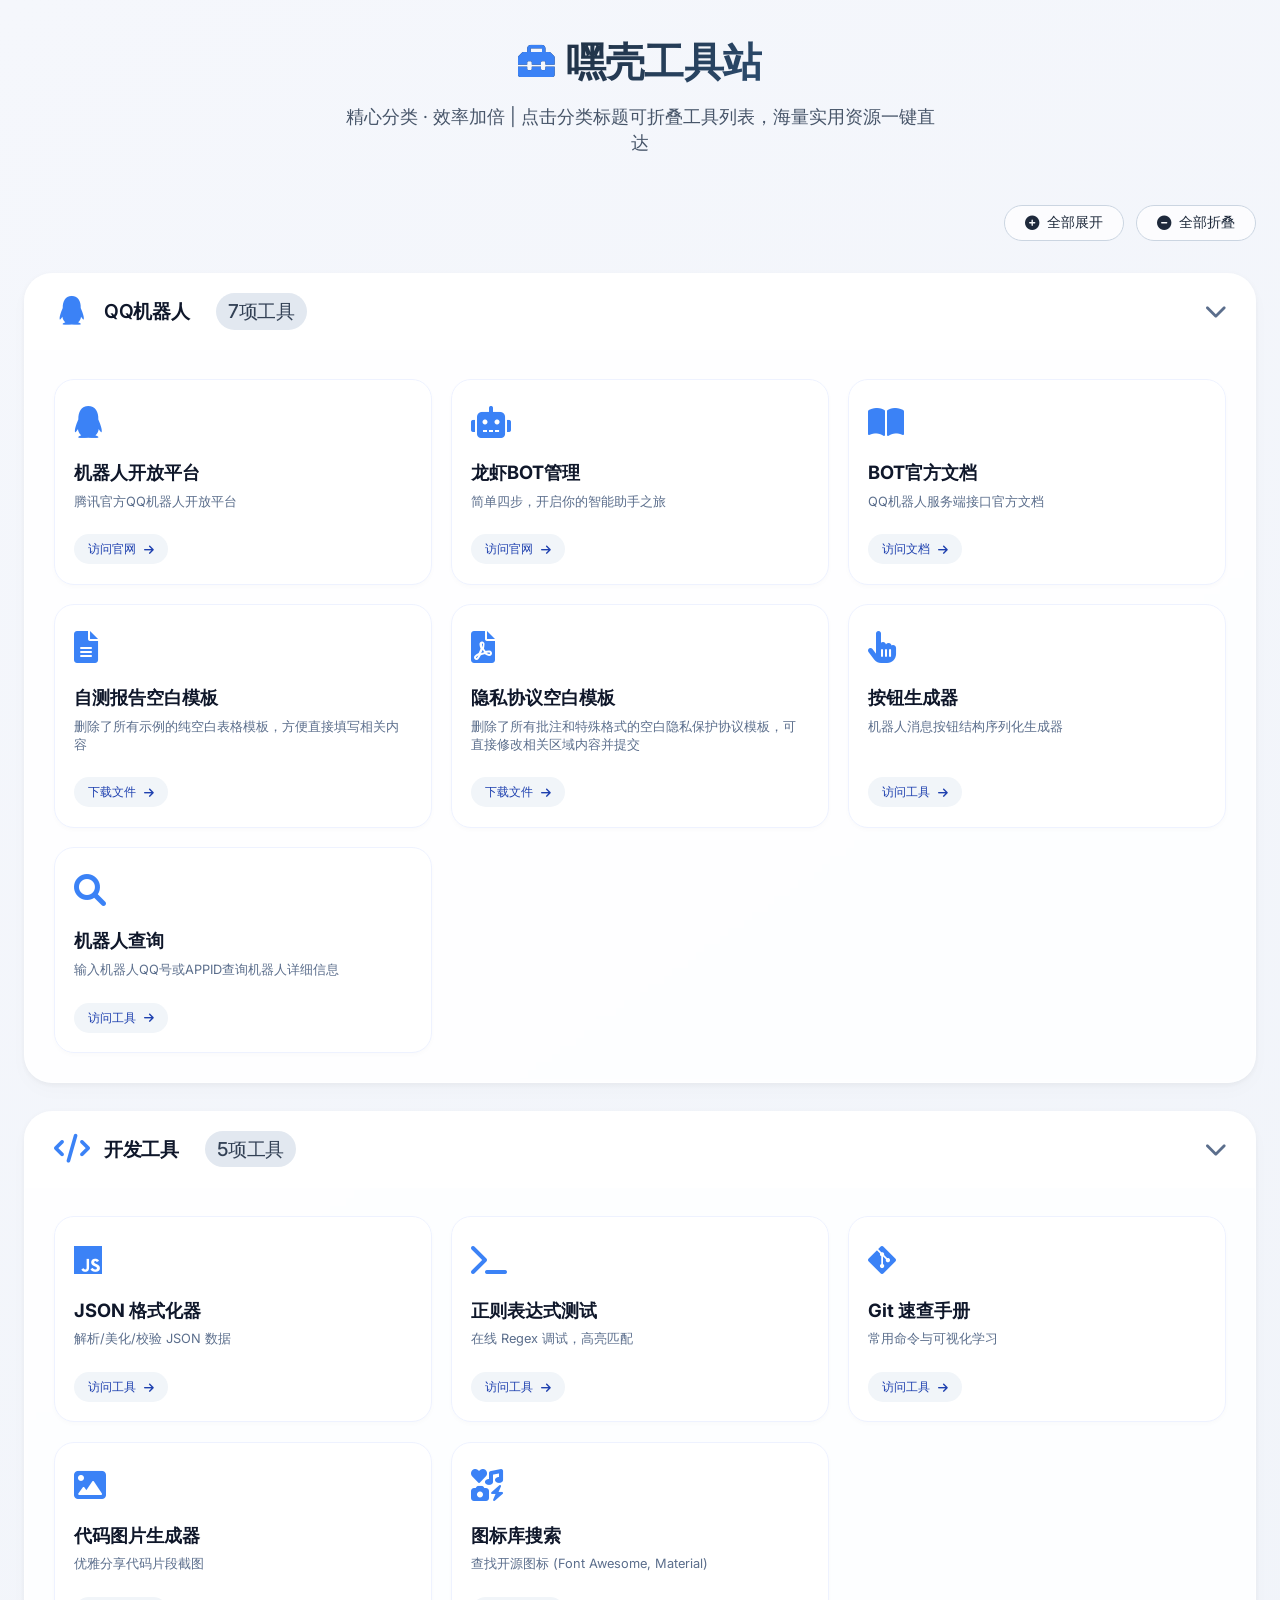
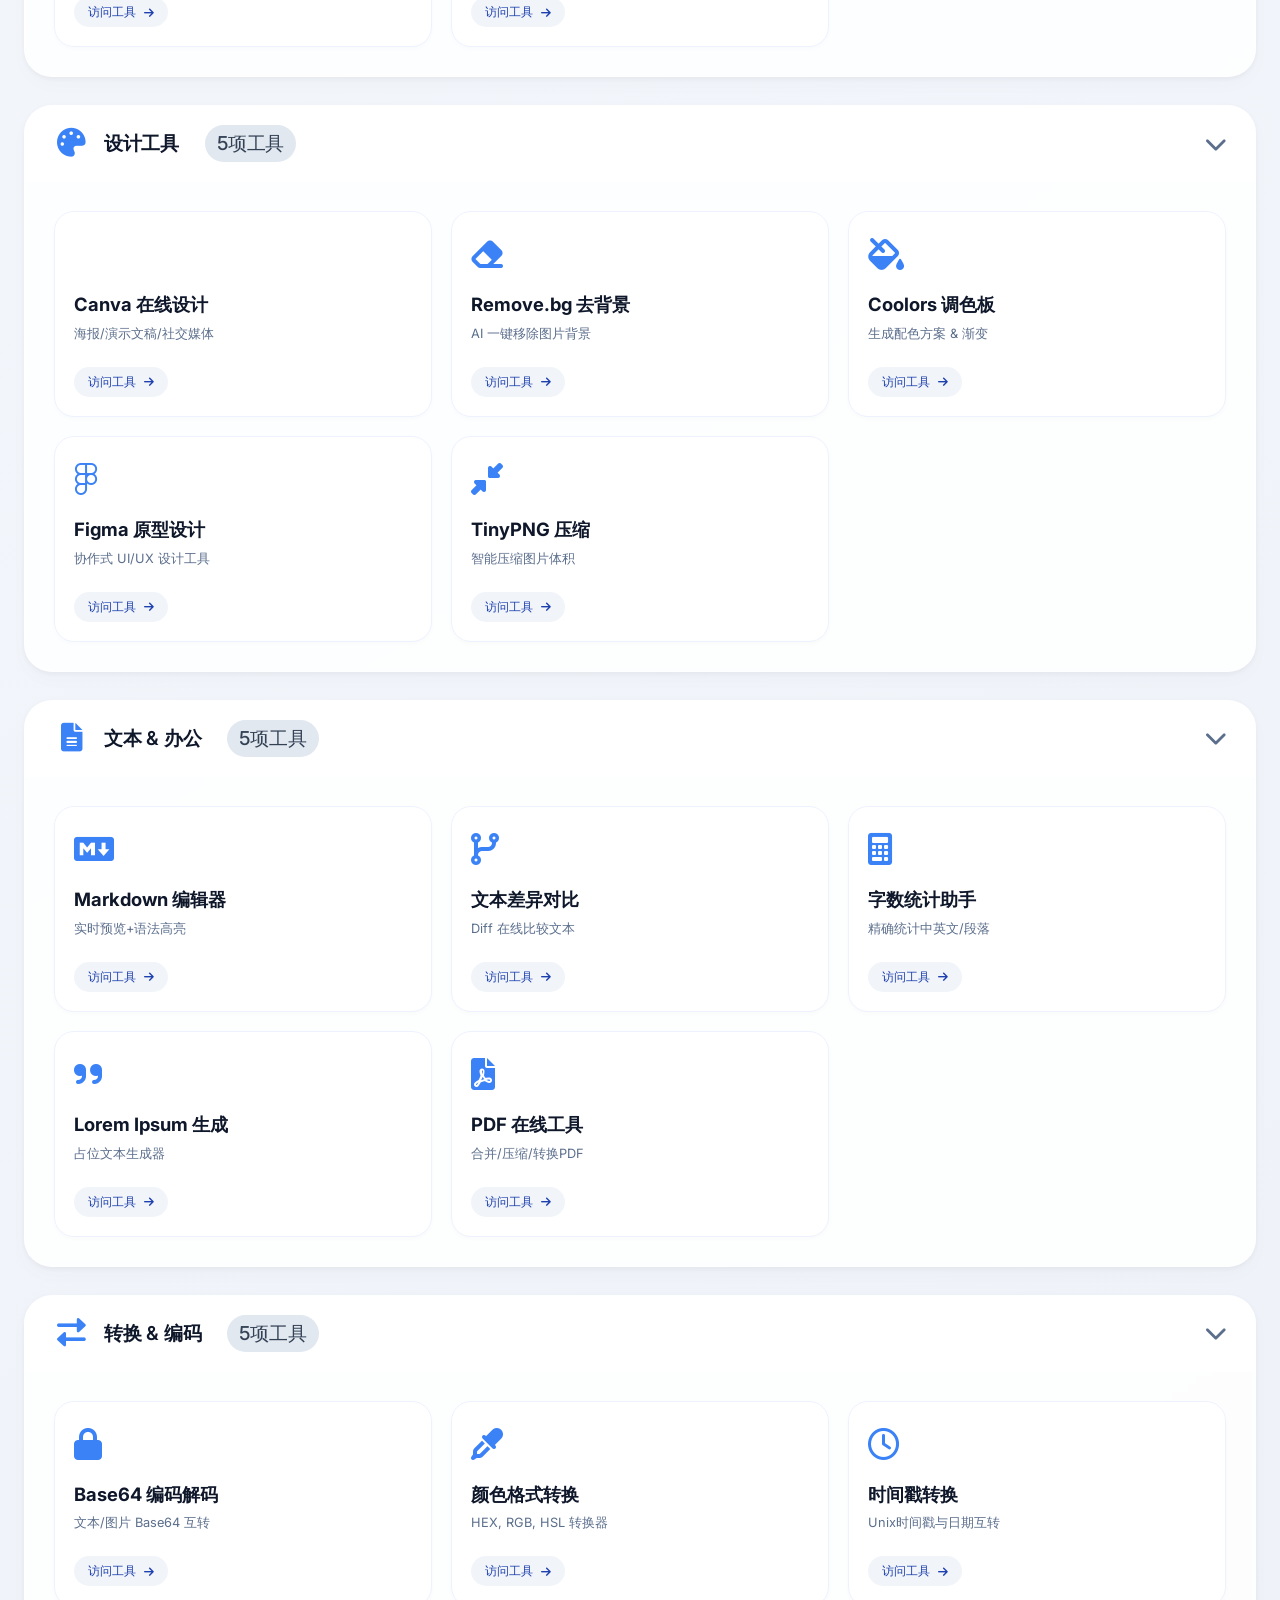
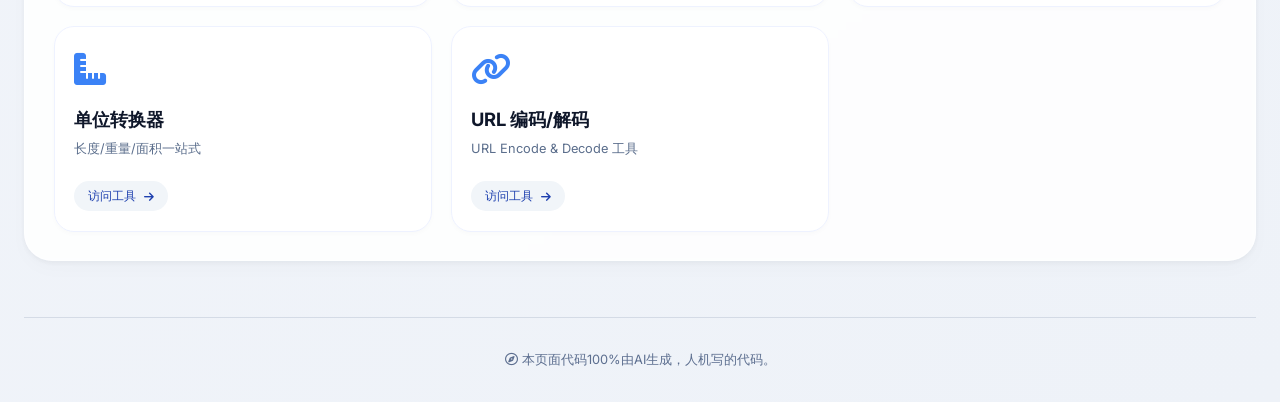
<file: index.html>
<!DOCTYPE html>
<html lang="zh-CN">
<head>
    <meta charset="UTF-8">
    <meta name="viewport" content="width=device-width, initial-scale=1.0, viewport-fit=cover">
    <title>嘿壳工具站 · 精选实用工具箱</title>
    <!-- Google Fonts & Font Awesome 6 (免费CDN) -->
    <link href="https://fonts.googleapis.com/css2?family=Inter:opsz,wght@14..32,300;14..32,400;14..32,500;14..32,600;14..32,700&display=swap" rel="stylesheet">
    <link rel="stylesheet" href="https://cdnjs.cloudflare.com/ajax/libs/font-awesome/6.0.0-beta3/css/all.min.css">
    <style>
        * {
            margin: 0;
            padding: 0;
            box-sizing: border-box;
        }

        body {
            font-family: 'Inter', sans-serif;
            background: linear-gradient(145deg, #f5f7fc 0%, #eef2f8 100%);
            color: #1e293b;
            line-height: 1.5;
            padding: 2rem 1.5rem;
        }

        /* 响应式容器 */
        .container {
            max-width: 1400px;
            margin: 0 auto;
            width: 100%;
        }

        /* 头部样式 */
        .hero {
            text-align: center;
            margin-bottom: 3rem;
        }
        .hero h1 {
            font-size: 2.5rem;
            font-weight: 700;
            background: linear-gradient(135deg, #1e2b3c, #2c4c6e);
            background-clip: text;
            -webkit-background-clip: text;
            color: transparent;
            letter-spacing: -0.02em;
            display: inline-flex;
            align-items: center;
            gap: 12px;
        }
        .hero h1 i {
            background: none;
            color: #3b82f6;
            font-size: 2.3rem;
        }
        .hero p {
            font-size: 1.1rem;
            color: #475569;
            margin-top: 12px;
            max-width: 600px;
            margin-left: auto;
            margin-right: auto;
        }
        .tool-actions {
            display: flex;
            justify-content: flex-end;
            gap: 12px;
            margin-bottom: 2rem;
            flex-wrap: wrap;
        }
        .action-btn {
            background: white;
            border: 1px solid #cbd5e1;
            border-radius: 40px;
            padding: 8px 20px;
            font-size: 0.85rem;
            font-weight: 500;
            color: #1e293b;
            cursor: pointer;
            transition: all 0.2s ease;
            backdrop-filter: blur(4px);
            background: rgba(255,255,255,0.7);
            display: inline-flex;
            align-items: center;
            gap: 8px;
        }
        .action-btn i {
            font-size: 0.9rem;
        }
        .action-btn:hover {
            background: white;
            border-color: #3b82f6;
            color: #3b82f6;
            box-shadow: 0 4px 10px rgba(0,0,0,0.05);
            transform: translateY(-2px);
        }

        /* 分类卡片布局 */
        .categories-container {
            display: flex;
            flex-direction: column;
            gap: 1.75rem;
        }

        /* 单个分类卡片 */
        .category-card {
            background: rgba(255,255,255,0.85);
            backdrop-filter: blur(2px);
            border-radius: 28px;
            box-shadow: 0 8px 20px rgba(0,0,0,0.02), 0 2px 6px rgba(0,0,0,0.05);
            transition: all 0.2s;
            border: 1px solid rgba(255,255,255,0.6);
            overflow: hidden;
        }

        /* 分类头部 (可点击折叠) */
        .category-header {
            display: flex;
            align-items: center;
            justify-content: space-between;
            padding: 1.2rem 1.8rem;
            background: rgba(255,255,255,0.7);
            cursor: pointer;
            transition: background 0.2s, padding 0.2s;
            border-bottom: 1px solid transparent;
        }
        .category-header:hover {
            background: #f8fafd;
        }
        .category-title {
            display: flex;
            align-items: center;
            gap: 14px;
            font-size: 1.4rem;
            font-weight: 600;
            color: #0f172a;
        }
        .category-title i:first-child {
            font-size: 1.8rem;
            color: #3b82f6;
            width: 36px;
            text-align: center;
        }
        .category-title span {
            font-size: 1.2rem;
            letter-spacing: -0.2px;
        }
        .category-badge {
            background: #e2e8f0;
            padding: 4px 12px;
            border-radius: 40px;
            font-size: 0.75rem;
            font-weight: 500;
            color: #334155;
            margin-left: 12px;
        }
        .arrow-icon {
            font-size: 1.4rem;
            color: #5b6e8c;
            transition: transform 0.25s ease;
        }

        /* 工具网格布局 (响应式) */
        .tools-grid {
            display: grid;
            grid-template-columns: repeat(auto-fill, minmax(280px, 1fr));
            gap: 1.2rem;
            padding: 1.8rem;
            transition: all 0.2s;
        }

        /* 工具卡片样式 */
        .tool-card {
            background: white;
            border-radius: 20px;
            padding: 1.2rem 1.2rem 1.2rem 1.2rem;
            transition: all 0.25s cubic-bezier(0.2, 0, 0, 1);
            border: 1px solid #eef2ff;
            box-shadow: 0 2px 5px rgba(0,0,0,0.02);
            display: flex;
            flex-direction: column;
            position: relative;
        }
        .tool-card:hover {
            transform: translateY(-4px);
            border-color: #cbdffc;
            box-shadow: 0 15px 25px -12px rgba(0,0,0,0.1);
            background: #ffffff;
        }
        .tool-icon {
            font-size: 2rem;
            color: #3b82f6;
            margin-bottom: 12px;
        }
        .tool-name {
            font-weight: 700;
            font-size: 1.15rem;
            margin-bottom: 6px;
            color: #0f172a;
            display: flex;
            align-items: center;
            justify-content: space-between;
        }
        .tool-desc {
            font-size: 0.8rem;
            color: #5b6e8c;
            line-height: 1.4;
            margin-bottom: 16px;
            flex: 1;
        }
        .tool-link {
            display: inline-flex;
            align-items: center;
            gap: 8px;
            background: #f1f5f9;
            padding: 6px 14px;
            border-radius: 40px;
            font-size: 0.75rem;
            font-weight: 500;
            color: #1e40af;
            text-decoration: none;
            width: fit-content;
            transition: all 0.2s;
            margin-top: 8px;
        }
        .tool-link i {
            font-size: 0.7rem;
            transition: transform 0.2s;
        }
        .tool-link:hover {
            background: #3b82f6;
            color: white;
        }
        .tool-link:hover i {
            transform: translateX(3px);
        }

        /* 折叠隐藏样式 */
        .tools-grid.collapsed {
            display: none;
        }

        /* 响应式断点 */
        @media (max-width: 768px) {
            body {
                padding: 1.2rem;
            }
            .hero h1 {
                font-size: 1.9rem;
            }
            .category-header {
                padding: 1rem 1.2rem;
            }
            .category-title {
                font-size: 1.2rem;
                gap: 8px;
            }
            .category-title i:first-child {
                font-size: 1.5rem;
            }
            .tools-grid {
                grid-template-columns: 1fr;
                gap: 1rem;
                padding: 1.2rem;
            }
            .tool-actions {
                justify-content: center;
                margin-bottom: 1.5rem;
            }
            .action-btn {
                padding: 6px 16px;
                font-size: 0.8rem;
            }
        }

        @media (min-width: 769px) and (max-width: 1024px) {
            .tools-grid {
                grid-template-columns: repeat(auto-fill, minmax(260px, 1fr));
            }
        }

        /* 页脚 */
        .footer {
            margin-top: 3.5rem;
            text-align: center;
            font-size: 0.8rem;
            color: #5c6e8f;
            border-top: 1px solid rgba(148, 163, 184, 0.3);
            padding-top: 2rem;
        }

        /* 辅助动画 */
        .category-card {
            transition: all 0.2s;
        }
    </style>
</head>
<body>

<div class="container">
    <div class="hero">
        <h1>
            <i class="fas fa-toolbox"></i> 
            嘿壳工具站
        </h1>
        <p>精心分类 · 效率加倍 | 点击分类标题可折叠工具列表，海量实用资源一键直达</p>
    </div>

    <div class="tool-actions">
        <button class="action-btn" id="expandAllBtn"><i class="fas fa-plus-circle"></i> 全部展开</button>
        <button class="action-btn" id="collapseAllBtn"><i class="fas fa-minus-circle"></i> 全部折叠</button>
    </div>

    <!-- 动态分类列表容器 -->
    <div id="categoriesRoot" class="categories-container"></div>

    <div class="footer">
        <i class="far fa-compass"></i> 本页面代码100%由AI生成，人机写的代码。    </div>
</div>

<script>
    // ---------- 工具分类数据 (可扩展) ----------
    // 新增字段 buttonText: 可自定义按钮文字，不填则默认显示“访问工具”
    const categoriesData = [
	{
        "id": "qqbot",
        "name": "QQ机器人",
        "icon": "fab fa-qq",
        "color": "#12B4F0",
        "tools": [
            { "name": "机器人开放平台", "desc": "腾讯官方QQ机器人开放平台", "icon": "fab fa-qq", "url": "https://q.qq.com/", "buttonText": "访问官网" },
            { "name": "龙虾BOT管理", "desc": "简单四步，开启你的智能助手之旅", "icon": "fas fa-robot", "url": "https://q.qq.com/qqbot/openclaw/login.html", "buttonText": "访问官网" },
            { "name": "BOT官方文档", "desc": "QQ机器人服务端接口官方文档", "icon": "fas fa-book-open", "url": "https://bot.q.qq.com/wiki/develop/api-v2/", "buttonText": "访问文档" },
	    { "name": "自测报告空白模板", "desc": "删除了所有示例的纯空白表格模板，方便直接填写相关内容", "icon": "fas fa-file-alt", "url": "https://tools.b23.kim/qqbot/files/%E6%9C%BA%E5%99%A8%E4%BA%BA%E8%87%AA%E6%B5%8B%E6%8A%A5%E5%91%8A-2023.xlsx", "buttonText": "下载文件" },
	    { "name": "隐私协议空白模板", "desc": "删除了所有批注和特殊格式的空白隐私保护协议模板，可直接修改相关区域内容并提交", "icon": "fas fa-file-pdf", "url": "https://tools.b23.kim/qqbot/files/%E7%AC%AC%E4%B8%89%E6%96%B9%E6%9C%BA%E5%99%A8%E4%BA%BA%E9%9A%90%E7%A7%81%E4%BF%9D%E6%8A%A4%E6%8C%87%E5%BC%95.docx", "buttonText": "下载文件" },
            { "name": "按钮生成器", "desc": "机器人消息按钮结构序列化生成器", "icon": "fas fa-hand-pointer", "url": "https://tools.b23.kim/qqbot/button/" },
            { "name": "机器人查询", "desc": "输入机器人QQ号或APPID查询机器人详细信息", "icon": "fas fa-search", "url": "https://i.elaina.vin/api/bot/" }
        ]
    },
        {
            id: "dev",
            name: "开发工具",
            icon: "fas fa-code",
            color: "#3b82f6",
            tools: [
                { name: "JSON 格式化器", desc: "解析/美化/校验 JSON 数据", icon: "fab fa-js", url: "https://json.cn/" },
                { name: "正则表达式测试", desc: "在线 Regex 调试，高亮匹配", icon: "fas fa-terminal", url: "https://regex101.com/" },
                { name: "Git 速查手册", desc: "常用命令与可视化学习", icon: "fab fa-git-alt", url: "https://git-scm.com/docs" },
                { name: "代码图片生成器", desc: "优雅分享代码片段截图", icon: "fas fa-image", url: "https://carbon.now.sh/" },
                { name: "图标库搜索", desc: "查找开源图标 (Font Awesome, Material)", icon: "fas fa-icons", url: "https://icones.js.org/" }
            ]
        },
        {
            id: "design",
            name: "设计工具",
            icon: "fas fa-palette",
            color: "#ec489a",
            tools: [
                { name: "Canva 在线设计", desc: "海报/演示文稿/社交媒体", icon: "fab fa-canva", url: "https://www.canva.com/" },
                { name: "Remove.bg 去背景", desc: "AI 一键移除图片背景", icon: "fas fa-eraser", url: "https://www.remove.bg/" },
                { name: "Coolors 调色板", desc: "生成配色方案 & 渐变", icon: "fas fa-fill-drip", url: "https://coolors.co/" },
                { name: "Figma 原型设计", desc: "协作式 UI/UX 设计工具", icon: "fab fa-figma", url: "https://www.figma.com/" },
                { name: "TinyPNG 压缩", desc: "智能压缩图片体积", icon: "fas fa-compress-alt", url: "https://tinypng.com/" }
            ]
        },
        {
            id: "text",
            name: "文本 & 办公",
            icon: "fas fa-file-alt",
            color: "#10b981",
            tools: [
                { name: "Markdown 编辑器", desc: "实时预览+语法高亮", icon: "fab fa-markdown", url: "https://stackedit.io/" },
                { name: "文本差异对比", desc: "Diff 在线比较文本", icon: "fas fa-code-branch", url: "https://www.diffchecker.com/" },
                { name: "字数统计助手", desc: "精确统计中英文/段落", icon: "fas fa-calculator", url: "https://wordcounter.net/" },
                { name: "Lorem Ipsum 生成", desc: "占位文本生成器", icon: "fas fa-quote-right", url: "https://loremipsum.io/" },
                { name: "PDF 在线工具", desc: "合并/压缩/转换PDF", icon: "fas fa-file-pdf", url: "https://www.ilovepdf.com/" }
            ]
        },
        {
            id: "convert",
            name: "转换 & 编码",
            icon: "fas fa-exchange-alt",
            color: "#f59e0b",
            tools: [
                { name: "Base64 编码解码", desc: "文本/图片 Base64 互转", icon: "fas fa-lock", url: "https://www.base64decode.org/" },
                { name: "颜色格式转换", desc: "HEX, RGB, HSL 转换器", icon: "fas fa-eye-dropper", url: "https://www.colorhexa.com/" },
                { name: "时间戳转换", desc: "Unix时间戳与日期互转", icon: "far fa-clock", url: "https://www.unixtimestamp.com/" },
                { name: "单位转换器", desc: "长度/重量/面积一站式", icon: "fas fa-ruler-combined", url: "https://www.unitconverters.net/" },
                { name: "URL 编码/解码", desc: "URL Encode & Decode 工具", icon: "fas fa-link", url: "https://www.urlencoder.org/" }
            ]
        }
    ];

    // 获取容器
    const rootContainer = document.getElementById('categoriesRoot');

    // 渲染所有分类与工具
    function renderCategories() {
        if (!rootContainer) return;
        rootContainer.innerHTML = '';
        
        categoriesData.forEach(category => {
            // 创建分类卡片
            const card = document.createElement('div');
            card.className = 'category-card';
            card.dataset.categoryId = category.id;
            
            // 头部（可折叠区域）
            const header = document.createElement('div');
            header.className = 'category-header';
            header.setAttribute('aria-expanded', 'true');
            
            // 标题区域
            const titleDiv = document.createElement('div');
            titleDiv.className = 'category-title';
            const iconSpan = document.createElement('i');
            iconSpan.className = category.icon;
            const nameSpan = document.createElement('span');
            nameSpan.textContent = category.name;
            const badgeSpan = document.createElement('span');
            badgeSpan.className = 'category-badge';
            badgeSpan.textContent = `${category.tools.length}项工具`;
            
            titleDiv.appendChild(iconSpan);
            titleDiv.appendChild(nameSpan);
            titleDiv.appendChild(badgeSpan);
            
            // 箭头图标
            const arrow = document.createElement('i');
            arrow.className = 'fas fa-chevron-down arrow-icon';
            arrow.style.transition = 'transform 0.2s';
            
            header.appendChild(titleDiv);
            header.appendChild(arrow);
            
            // 工具网格容器
            const toolsGrid = document.createElement('div');
            toolsGrid.className = 'tools-grid';
            
            // 生成工具卡片
            category.tools.forEach(tool => {
                const toolCard = document.createElement('div');
                toolCard.className = 'tool-card';
                
                // 图标区域
                const toolIcon = document.createElement('div');
                toolIcon.className = 'tool-icon';
                const iconEl = document.createElement('i');
                iconEl.className = tool.icon || 'fas fa-wrench';
                toolIcon.appendChild(iconEl);
                
                // 名称
                const toolNameDiv = document.createElement('div');
                toolNameDiv.className = 'tool-name';
                toolNameDiv.innerHTML = `<span>${escapeHtml(tool.name)}</span>`;
                
                // 描述
                const toolDesc = document.createElement('div');
                toolDesc.className = 'tool-desc';
                toolDesc.textContent = tool.desc;
                
                // 链接按钮 —— 支持自定义按钮文字 (新增字段 buttonText)
                const buttonLabel = tool.buttonText && tool.buttonText.trim() !== '' ? tool.buttonText : '访问工具';
                const toolLink = document.createElement('a');
                toolLink.className = 'tool-link';
                toolLink.href = tool.url;
                toolLink.target = '_blank';
                toolLink.rel = 'noopener noreferrer';
                toolLink.innerHTML = `${escapeHtml(buttonLabel)} <i class="fas fa-arrow-right"></i>`;
                
                toolCard.appendChild(toolIcon);
                toolCard.appendChild(toolNameDiv);
                toolCard.appendChild(toolDesc);
                toolCard.appendChild(toolLink);
                
                toolsGrid.appendChild(toolCard);
            });
            
            card.appendChild(header);
            card.appendChild(toolsGrid);
            rootContainer.appendChild(card);
        });
        
        // 绑定折叠事件
        attachCollapseEvents();
    }
    
    // 简单的防XSS
    function escapeHtml(str) {
        if (!str) return '';
        return str.replace(/[&<>]/g, function(m) {
            if (m === '&') return '&amp;';
            if (m === '<') return '&lt;';
            if (m === '>') return '&gt;';
            return m;
        }).replace(/[\uD800-\uDBFF][\uDC00-\uDFFF]/g, function(c) {
            return c;
        });
    }
    
    // 绑定每个分类的折叠/展开交互
    function attachCollapseEvents() {
        const allHeaders = document.querySelectorAll('.category-header');
        allHeaders.forEach(header => {
            header.removeEventListener('click', headerClickHandler);
            header.addEventListener('click', headerClickHandler);
        });
    }
    
    // 统一点击处理器
    function headerClickHandler(event) {
        event.stopPropagation();
        const header = event.currentTarget;
        const categoryCard = header.closest('.category-card');
        if (!categoryCard) return;
        
        const toolsContainer = categoryCard.querySelector('.tools-grid');
        const arrowIcon = header.querySelector('.arrow-icon');
        
        if (!toolsContainer || !arrowIcon) return;
        
        const isCollapsed = toolsContainer.classList.contains('collapsed');
        if (isCollapsed) {
            toolsContainer.classList.remove('collapsed');
            arrowIcon.className = 'fas fa-chevron-down arrow-icon';
            header.setAttribute('aria-expanded', 'true');
        } else {
            toolsContainer.classList.add('collapsed');
            arrowIcon.className = 'fas fa-chevron-right arrow-icon';
            header.setAttribute('aria-expanded', 'false');
        }
    }
    
    // 全部展开功能
    function expandAllCategories() {
        const allToolsGrids = document.querySelectorAll('.tools-grid');
        const allArrows = document.querySelectorAll('.category-header .arrow-icon');
        const allHeaders = document.querySelectorAll('.category-header');
        
        allToolsGrids.forEach(grid => {
            grid.classList.remove('collapsed');
        });
        allArrows.forEach(arrow => {
            arrow.className = 'fas fa-chevron-down arrow-icon';
        });
        allHeaders.forEach(header => {
            header.setAttribute('aria-expanded', 'true');
        });
    }
    
    // 全部折叠功能
    function collapseAllCategories() {
        const allToolsGrids = document.querySelectorAll('.tools-grid');
        const allArrows = document.querySelectorAll('.category-header .arrow-icon');
        const allHeaders = document.querySelectorAll('.category-header');
        
        allToolsGrids.forEach(grid => {
            grid.classList.add('collapsed');
        });
        allArrows.forEach(arrow => {
            arrow.className = 'fas fa-chevron-right arrow-icon';
        });
        allHeaders.forEach(header => {
            header.setAttribute('aria-expanded', 'false');
        });
    }
    
    // 确保初始渲染后箭头全部向下，且没有折叠状态
    function ensureAllExpandedAfterRender() {
        const allGrids = document.querySelectorAll('.tools-grid');
        allGrids.forEach(grid => {
            grid.classList.remove('collapsed');
        });
        const allArrows = document.querySelectorAll('.category-header .arrow-icon');
        allArrows.forEach(arrow => {
            arrow.className = 'fas fa-chevron-down arrow-icon';
        });
        const headers = document.querySelectorAll('.category-header');
        headers.forEach(header => {
            header.setAttribute('aria-expanded', 'true');
        });
    }
    
    // 为所有工具卡片的链接增加安全属性
    function enhanceToolLinks() {
        document.querySelectorAll('.tool-link').forEach(link => {
            if (!link.getAttribute('rel')) {
                link.setAttribute('rel', 'noopener noreferrer');
            }
            if (link.getAttribute('target') !== '_blank') {
                link.setAttribute('target', '_blank');
            }
        });
    }
    
    // 监听全部按钮
    function bindGlobalButtons() {
        const expandBtn = document.getElementById('expandAllBtn');
        const collapseBtn = document.getElementById('collapseAllBtn');
        if (expandBtn) {
            expandBtn.addEventListener('click', () => {
                expandAllCategories();
            });
        }
        if (collapseBtn) {
            collapseBtn.addEventListener('click', () => {
                collapseAllCategories();
            });
        }
    }
    
    // 初始化整个页面
    function init() {
        renderCategories();
        bindGlobalButtons();
        ensureAllExpandedAfterRender();
        enhanceToolLinks();
    }
    
    // 启动应用
    init();
</script>
</body>
</html>
</file>
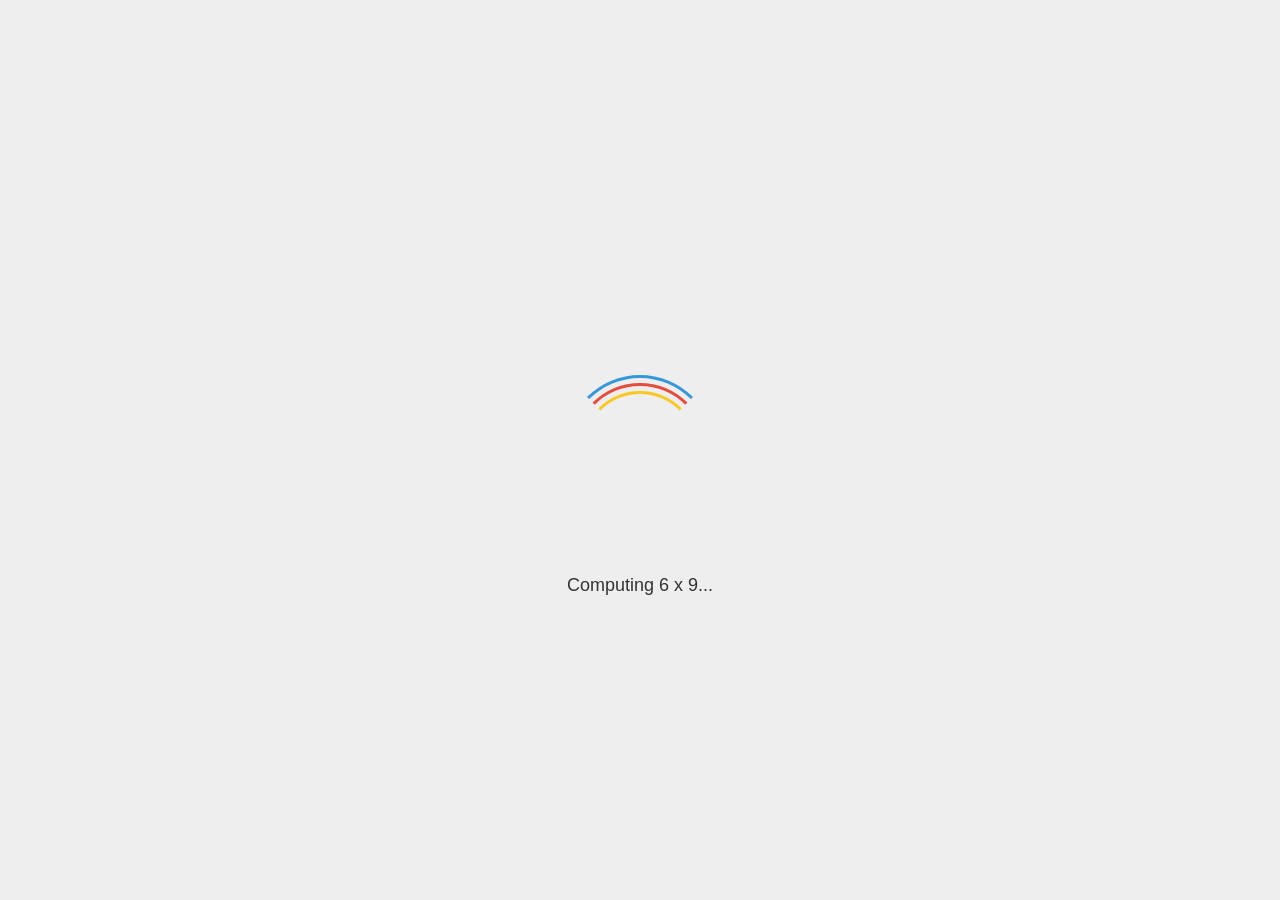
<file: CyberChef/index.html>
<!--
    CyberChef - The Cyber Swiss Army Knife

    @copyright Crown Copyright 2016-2026
    @license Apache-2.0

      Copyright 2016-2026 Crown Copyright

    Licensed under the Apache License, Version 2.0 (the "License");
    you may not use this file except in compliance with the License.
    You may obtain a copy of the License at

        http://www.apache.org/licenses/LICENSE-2.0

    Unless required by applicable law or agreed to in writing, software
    distributed under the License is distributed on an "AS IS" BASIS,
    WITHOUT WARRANTIES OR CONDITIONS OF ANY KIND, either express or implied.
    See the License for the specific language governing permissions and
    limitations under the License.
-->
<!DOCTYPE html><html lang="en" class="classic"><head><meta charset="UTF-8"><title>CyberChef</title><meta name="copyright" content="Crown Copyright 2016-2026"><meta name="description" content="The Cyber Swiss Army Knife - a web app for encryption, encoding, compression and data analysis"><meta name="keywords" content="base64, hex, decode, encode, encrypt, decrypt, compress, decompress, regex, regular expressions, hash, crypt, hexadecimal, user agent, url, certificate, x.509, parser, JSON, gzip,  md5, sha1, aes, des, blowfish, xor"><link rel="icon" type="image/ico" href="assets/aecc661b69309290f600.ico"><script type="application/javascript">"use strict";try{document.querySelector(":root").className=(JSON.parse(localStorage.getItem("options"))||{}).theme}catch(e){}var loadingMsgs=["Proving P = NP...","Computing 6 x 9...","Mining bitcoin...","Dividing by 0...","Initialising Skynet...","[REDACTED]","Downloading more RAM...","Ordering 1s and 0s...","Navigating neural network...","Importing machine learning...","Issuing Alice and Bob one-time pads...","Mining bitcoin cash...","Generating key material by trying to escape vim...","for i in range(additional): Pylon()","(creating unresolved tension...","Symlinking emacs and vim to ed...","Training branch predictor...","Timing cache hits...","Speculatively executing recipes...","Adding LLM hallucinations...","Decompressing malware..."];for(let e=loadingMsgs.length-1;e>0;--e){var j=Math.floor(Math.random()*(e+1)),temp=loadingMsgs[e];loadingMsgs[e]=loadingMsgs[j],loadingMsgs[j]=temp}function changeLoadingMsg(){var e=loadingMsgs.shift();loadingMsgs.push(e);try{var n=document.getElementById("preloader-msg");n.classList.contains("loading")||n.classList.add("loading"),n.innerHTML=e}catch(e){setTimeout(changeLoadingMsg,1e3)}}function loadingErrorHandler(e){function n(e){var n={"&":"&amp;","<":"&lt;",">":"&gt;",'"':"&quot;","'":"&#x27;","/":"&#x2F;","`":"&#x60;"};return e.replace(/[&<>"'/`]/g,function(e){return n[e]})}var r=e.message+(e.filename?"\nFilename: "+e.filename:"")+(e.lineno?"\nLine: "+e.lineno:"")+(e.colno?"\nColumn: "+e.colno:"")+(e.error?"\nError: "+e.error:"")+"\nUser-Agent: "+navigator.userAgent+"\nCyberChef version: 11.0.0";clearInterval(window.loadingMsgsInt),document.getElementById("preloader").remove(),document.getElementById("preloader-msg").remove(),document.getElementById("preloader-error").innerHTML="CyberChef encountered an error while loading.<br><br>The following browser versions are supported:<ul><li>Google Chrome 50+</li><li>Mozilla Firefox 38+</li></ul>Your user agent is:<br>"+n(navigator.userAgent)+"<br><br>If your browser is supported, please <a href='https://github.com/gchq/CyberChef/issues/new/choose'>raise an issue</a> including the following details:<br><br><pre>"+n(r)+"</pre>"}changeLoadingMsg(),window.loadingMsgsInt=setInterval(changeLoadingMsg,2e3*Math.random()+1500),window.addEventListener("error",loadingErrorHandler)</script><script defer="defer" src="assets/main.js"></script><link href="assets/main.css" rel="stylesheet"></head><body><div id="loader-wrapper"><div id="preloader" class="loader"></div><div id="preloader-msg" class="loading-msg"></div><div id="preloader-error" class="loading-error"></div></div><button type="button" aria-label="Edit Favourites" class="btn btn-warning bmd-btn-icon" id="edit-favourites" data-toggle="tooltip" title="Edit favourites"><i class="material-icons" aria-hidden="true">star</i></button><div tabindex="0" id="content-wrapper"><div id="banner" class="row"><div class="col" style="text-align:left;padding-left:10px"><a href="#" data-toggle="modal" data-target="#download-modal" data-help-title="Downloading CyberChef" data-help="<p>CyberChef can be downloaded to run locally or hosted within your own network. It has no server-side component so all that is required is that the ZIP file is uncompressed and the files are accessible.</p><p>As a user, it is worth noting that unofficial versions of CyberChef could have been modified to introduce Input and/or Recipe exfiltration. We recommend always using the official, open source, up-to-date version of CyberChef hosted at <a href='https://gchq.github.io/CyberChef'>https://gchq.github.io/CyberChef</a> if accessible.</p><p>The Network tab in your browser's Developer console (F12) can be used to inspect the network requests made by a website. This can confirm that no data is uploaded when a CyberChef recipe is baked.</p>">Download CyberChef <i class="material-icons">file_download</i></a></div><div class="col-md-6" id="notice-wrapper"><span id="notice"><script type="text/javascript">navigator.userAgent&&navigator.userAgent.match(/Trident/)&&(document.getElementById("notice").innerHTML+="Internet Explorer is not supported, please use Firefox or Chrome instead",alert("Internet Explorer is not supported, please use Firefox or Chrome instead"))</script><noscript>JavaScript is not enabled. Good luck.</noscript></span></div><div class="col" style="text-align:right;padding-right:0"><a href="#" id="options" data-help-title="Options and Settings" data-help="Configurable options to change how CyberChef behaves. These settings are stored in your browser's local storage, meaning they will persist between sessions that use the same browser profile.">Options <i class="material-icons">settings</i></a> <a href="#" id="support" data-toggle="modal" data-target="#support-modal" data-help-title="About / Support" data-help="This pane provides information about the CyberChef web app, how to use some of the features, and how to raise bug reports.">About / Support <i class="material-icons">help</i></a></div></div><div id="workspace-wrapper"><div id="operations" class="split split-horizontal no-select"><div class="title no-select" data-help-title="Operations list" data-help="<p>The Operations list contains all the operations in CyberChef arranged into categories. Some operations may be present in multiple categories. You can search for operations using the search box.</p><p>To use an operation, either double click it, or drag it into the Recipe pane. You will then be able to configure its arguments (or 'Ingredients' in CyberChef terminology).</p>">Operations <span class="op-count"></span></div><input id="search" type="search" class="form-control" placeholder="Search..." autocomplete="off" tabindex="0" data-help-title="Searching for operations" data-help="<p>Use the search box to find useful operations.</p><p>Both operation names and descriptions are queried using a fuzzy matching algorithm.</p>" aria-owns="search-results"><ul id="search-results" class="op-list"></ul><div id="categories" class="panel-group no-select"></div></div><div id="recipe" class="split split-horizontal no-select" data-help-title="Recipe pane" data-help="<p>The Recipe pane is where your chosen Operations are configured. If you are a programmer, think of these as functions. If you are not a programmer, these are like steps in a cake recipe. The Input data will be processed based on the Operations in your Recipe.</p><ul><li>To reorder, simply drag and drop the Operations into the order your require</li><li>To remove an operation, either double click it, or drag it outside of the Recipe pane</li></ul><p>The arguments (or 'Ingredients' in CyberChef terminology) can be configured to change how an Operation processes the data.</p>"><div class="title no-select">Recipe <span class="pane-controls hide-on-maximised-output"><button type="button" aria-label="Hide arguments" class="btn btn-primary bmd-btn-icon" id="hide-icon" data-toggle="tooltip" title="Hide arguments" hide-args="false" data-help-title="Hiding every Operation's argument view in a Recipe" data-help="Clicking 'Hide arguments' will hide all the argument views for every Operation in the Recipe, to save space when you have too many Operation in your Recipe"><i class="material-icons">keyboard_arrow_up</i></button> <button type="button" aria-label="Save recipe" class="btn btn-primary bmd-btn-icon" id="save" data-toggle="tooltip" title="Save recipe" data-help-title="Saving a recipe" data-help="<p>Recipes can be represented in a few different formats and saved for use at a later date. You can either copy the Recipe configuration and save it somewhere offline for later use, or use your browser's local storage.</p><ul><li><b>Deep link:</b> The easiest way to share a CyberChef Recipe is to copy the deep link, either from the address bar (which is updated as the Recipe or Input changes), or from the 'Save recipe' pane. When you visit this link, the Recipe and Input will be populated from where you left off.</li><li><b>Chef format:</b> This custom format is designed to be compact and easily readable. It is the format used in CyberChef's URL, so it largely uses characters that do not have to be escaped in URL encoding, making it a little easier to understand what a CyberChef URL contains.</li><li><b>Clean JSON:</b> This JSON format uses whitespace and indentation in a way that makes the Recipe easy to read.</li><li><b>Compact JSON:</b> This is the most compact way that the Recipe can be represented in JSON.</li><li><b>Local storage:</b> Alternatively, you can enter a name into the 'Recipe name' field and save to your browser's local storage. The Recipe will then be available to load from the 'Load Recipe' pane as long as you are using the same browser profile. Be aware that if your browser profile is cleaned, you may lose this data.</li></ul>"><i class="material-icons" aria-hidden="true">save</i></button> <button type="button" aria-label="Load recipe" class="btn btn-primary bmd-btn-icon" id="load" data-toggle="tooltip" title="Load recipe" data-help-title="Loading a recipe" data-help="<p>Saved recipes can be loaded using one of the following methods:</p><ul><li>If you have a CyberChef deep link, simply visit that link and the Recipe and Input will be populated automatically.</li><li>If you have a Recipe string in any of the accepted formats, paste it into the 'Load recipe' pane textbox and click 'Load'.</li><li>If you have saved a Recipe to your browser's local storage, it should be available in the dropdown menu in the 'Load recipe' pane. If it is not there, you may not be using the same browser profile, or your profile may have been cleared.</li></ul>"><i class="material-icons" aria-hidden="true">folder</i></button> <button type="button" aria-label="Clear recipe" class="btn btn-primary bmd-btn-icon" id="clr-recipe" data-toggle="tooltip" title="Clear recipe" data-help-title="Clearing a recipe" data-help="Clicking the 'Clear recipe' button will remove all operations from the Recipe. It will not clear the Input, but it will trigger a Bake if Auto-bake is turned on, which will change the value of the Output."><i class="material-icons" aria-hidden="true">delete</i></button></span></div><ul id="rec-list" class="list-area no-select"></ul><div id="controls" class="no-select hide-on-maximised-output"><div id="controls-content"><button type="button" class="mx-2 btn btn-lg btn-secondary" id="step" data-toggle="tooltip" title="Step through the recipe" data-help-title="Stepping through the Recipe" data-help="<p>The Step button allows you to execute one operation at a time, rather than running the whole Recipe from beginning to end.</p><p>Step allows you to inspect the data at each stage of the Recipe and understand what is being passed to the next operation.</p>">Step</button> <button type="button" class="mx-2 btn btn-lg btn-success btn-raised btn-block" id="bake" data-help-title="Baking" data-help="<p>Baking causes CyberChef to run the Recipe against your data. This involves three steps:</p><ol><li>The data in the Input is encoded into bytes using the character encoding selected in the Input status bar.</li><li>The data is run through each of the operations in the Recipe in turn with the output of one operation being fed into the next operation as its input.</li><li>The outcome of the final operation in the Recipe is decoded into Output text using the character encoding selected in the Output status bar.</li></ol><p>If there are multiple Inputs, the Bake button causes every Input to be baked simultaneously.</p>"><img aria-hidden="true" src="images/cook_male-32x32.png" alt="Chef Icon"> <span>Bake!</span></button><div class="form-group" style="display:contents"><div class="mx-1 checkbox" data-help-title="Auto-bake" data-help="<p>When Auto-bake is turned on, CyberChef will bake the Input using the Recipe whenever anything in the Input or Recipe changes.</p>This includes:<ul><li>Adding or removing operations</li><li>Modifying operation arguments</li><li>Editing the Input</li><li>Changing the Input character encoding</li></ul><p>If there are multiple inputs, only the currently active tab will be baked when Auto-bake triggers. You can bake all inputs manually using the Bake button.</p>"><label id="auto-bake-label"><input type="checkbox" checked="checked" id="auto-bake"><br>Auto Bake</label></div></div></div></div></div><div class="split split-horizontal" id="IO"><div id="input" class="split no-select" data-help-title="Input pane" data-help="<p>Input data can be entered by typing it in, pasting it in, dragging it in, or using the 'Load file' or 'Load folder' buttons.</p><p>CyberChef does its best to represent data as accurately as possible to ensure you know exactly what you are working with. Non-printable characters are represented using control character pictures, for example a null byte (0x00) is displayed like this: <span title='Control character null' aria-label='Control character null' class='cm-specialChar'>␀</span>.</p>"><div class="title no-select"><label for="input-text">Input</label> <span class="pane-controls"><div class="io-info" id="input-files-info"></div><button type="button" aria-label="Add new input tab" class="btn btn-primary bmd-btn-icon" id="btn-new-tab" data-toggle="tooltip" title="Add a new input tab" data-help-title="Tabs" data-help="<p>New tabs can be created to support multiple Inputs. These tabs have their own associated character encodings and EOL separators, as defined in their status bars.</p><p>The deep link in the URL bar only contains information about the currently active tab.</p>"><i class="material-icons" aria-hidden="true">add</i></button> <button type="button" aria-label="Open folder as input" class="btn btn-primary bmd-btn-icon" id="btn-open-folder" data-toggle="tooltip" title="Open folder as input" data-help-title="Opening a folder" data-help="<p>You can open a whole folder into CyberChef, which will result in each file being loaded into a separate Input tab.</p><p>CyberChef can handle lots of Input files, but be aware that performance may suffer, especially if the files are large in size.</p><p>Folders can also be loaded by dragging them over the Input pane and dropping them.</p>"><i class="material-icons" aria-hidden="true">folder_open</i> <input type="file" id="open-folder" style="display:none" multiple="multiple" directory webkitdirectory></button> <button type="button" aria-label="Open file as input" class="btn btn-primary bmd-btn-icon" id="btn-open-file" data-toggle="tooltip" title="Open file as input" data-help-title="Opening a file" data-help="<p>Files can be loaded into CyberChef individually or in groups, either using the 'Open file as input' button, or by dragging and dropping them over the Input pane.</p><p>CyberChef can handle reasonably large files (at least 500MB, depending on hardware), but performance may be impacted and some Operations will run very slowly over large Inputs.</p>"><i class="material-icons" aria-hidden="true">input</i> <input type="file" id="open-file" style="display:none" multiple="multiple"></button> <button type="button" aria-label="Clear input and output" class="btn btn-primary bmd-btn-icon" id="clr-io" data-toggle="tooltip" title="Clear input and output" data-help-title="Clearing the Input and Output" data-help="Clicking the 'Clear input and output' button will remove all Inputs and Outputs. It will not clear the Recipe."><i class="material-icons" aria-hidden="true">delete</i></button> <button type="button" aria-label="Reset pane layout" class="btn btn-primary bmd-btn-icon" id="reset-layout" data-toggle="tooltip" title="Reset pane layout" data-help-title="Resetting the pane layout" data-help="CyberChef's panes can be resized to suit your area of focus. This button will reset the pane sizes to their default configuration."><i class="material-icons" aria-hidden="true">view_compact</i></button></span></div><div id="input-wrapper" class="no-select"><div id="input-tabs-wrapper" style="display:none" class="no-select" data-help-proxy="#btn-new-tab"><span id="btn-previous-input-tab" class="input-tab-buttons">&lt; </span><span id="btn-input-tab-dropdown" class="input-tab-buttons" data-toggle="dropdown" aria-haspopup="true" aria-expanded="false">···</span><div class="dropdown-menu" aria-labelledby="btn-input-tab-dropdown"><a id="btn-go-to-input-tab" class="dropdown-item">Go to tab </a><a id="btn-find-input-tab" class="dropdown-item">Find tab </a><a id="btn-close-all-tabs" class="dropdown-item">Close all tabs</a></div><span id="btn-next-input-tab" class="input-tab-buttons">&gt;</span><ul id="input-tabs"></ul></div><div id="input-text"></div></div></div><div id="output" class="split" data-help-title="Output pane" data-help="<p>This pane displays the results of the Recipe after it has processed your Input.</p><p>CyberChef does its best to represent data as accurately as possible to ensure you know exactly what you are working with. Non-printable characters are represented using control character pictures, for example a null byte (0x00) is displayed like this: <span title='Control character null' aria-label='Control character null' class='cm-specialChar'>␀</span>.</p><p>When copying these characters from the Output, the original byte value will be copied into your clipboard, rather than the control character picture itself.</p>"><div class="title no-select"><label for="output-text">Output</label> <span class="pane-controls"><div class="io-info" id="bake-info"></div><button type="button" class="btn btn-primary bmd-btn-icon" id="save-all-to-file" data-toggle="tooltip" title="Save all outputs to a zip file" style="display:none" data-help-title="Saving all outputs to a zip file" data-help="<p>When operating with multiple tabbed Inputs and Outputs, you can use this button to save off all the Outputs at once in a ZIP file.</p><p>Use the 'Bake' button to bake all Inputs at once.</p><p>You will be given the choice to specify the file extension for the Outputs, or you can let CyberChef attempt to detect the filetype of each one. If an Output's type is not clear, CyberChef will use the '.dat' extension.</p>"><i class="material-icons">archive</i></button> <button type="button" aria-label="save" class="btn btn-primary bmd-btn-icon" id="save-to-file" data-toggle="tooltip" title="Save output to file" data-help-title="Saving output to a file" data-help="The currently active Output can be saved to a file. You will be asked to specify a filename. CyberChef will attempt to guess the correct file extension based on the data. If a file type cannot be detected, the extension defaults to '.dat' but can be changed manually."><i class="material-icons" aria-hidden="true">save</i></button> <button type="button" aria-label="copy content" class="btn btn-primary bmd-btn-icon" id="copy-output" data-toggle="tooltip" title="Copy raw output to the clipboard" data-help-title="Copying raw output to the clipboard" data-help="<p>Data can be copied from the Output in the normal way by selecting text and copying it. This button provides a quick way of copying the entire output to the clipboard without having to select it. It directly copies the raw data rather than selecting text in the Output editor. Each method will have the same result, but the button may be more efficient for large Outputs as it does not require any DOM interaction.</p>"><i class="material-icons" aria-hidden="true">content_copy</i></button> <button type="button" aria-label="replace input with output" class="btn btn-primary bmd-btn-icon" id="switch" data-toggle="tooltip" title="Replace input with output" data-help-title="Replacing input with output" data-help="<p>This button moves the currently active Output data into the currently active Input tab, overwriting whatever data was already there.</p><p>The Input character encoding and EOL sequence will be changed to match the current Output values, so that the data is interpreted correctly.</p>"><i class="material-icons" aria-hidden="true">open_in_browser</i></button> <button type="button" aria-label="maximise output pane" class="btn btn-primary bmd-btn-icon" id="maximise-output" data-toggle="tooltip" title="Maximise output pane" data-help-title="Maximising the Output pane" data-help="This button allows you to view the Output pane at maximum size, hiding the Operations, Recipe and Input panes. You can restore the pane to its normal size by clicking the same button again."><i class="material-icons" aria-hidden="true">fullscreen</i></button> </span><button type="button" class="btn btn-primary bmd-btn-icon hidden" id="magic" data-toggle="tooltip" title="Magic!" data-html="true" data-help-title="CyberChef Magic!" data-help="<p>One of CyberChef's best features is its ability to automatically detect which Operations might make more sense of your data. The Magic button appears when CyberChef has a suggested Operation for you based on the data in the Output.</p><p>Clicking on the button will add the suggested Operation(s) to your Recipe.</p><p>This background Magic detection will inspect your Output up to three levels deep and attempt to unwrap it using a range of techniques. For more control, use the 'Magic' operation, which allows you to configure greater depth and filter based on various parameters.</p><p>Further information about CyberChef Magic can be found <a href='https://github.com/gchq/CyberChef/wiki/Automatic-detection-of-encoded-data-using-CyberChef-Magic'>here</a>.</p>"><svg width="22" height="22" viewBox="0 0 24 24"><path d="M7.5,5.6L5,7L6.4,4.5L5,2L7.5,3.4L10,2L8.6,4.5L10,7L7.5,5.6M19.5,15.4L22,14L20.6,16.5L22,19L19.5,17.6L17,19L18.4,16.5L17,14L19.5,15.4M22,2L20.6,4.5L22,7L19.5,5.6L17,7L18.4,4.5L17,2L19.5,3.4L22,2M13.34,12.78L15.78,10.34L13.66,8.22L11.22,10.66L13.34,12.78M14.37,7.29L16.71,9.63C17.1,10 17.1,10.65 16.71,11.04L5.04,22.71C4.65,23.1 4,23.1 3.63,22.71L1.29,20.37C0.9,20 0.9,19.35 1.29,18.96L12.96,7.29C13.35,6.9 14,6.9 14.37,7.29Z"/></svg></button> <span id="stale-indicator" class="hidden" data-toggle="tooltip" title="The output is stale. The input or recipe has changed since this output was generated. Bake again to get the new value." data-help-title="Staleness indicator" data-help="The staleness indicator is displayed when the Recipe or Input has changed but the Output has not yet been updated to reflect this. It is most commonly displayed when Auto-bake is turned off and indicates that you need to Bake in order to see an accurate Output."><i class="material-icons">access_time</i></span></div><div id="output-wrapper" class="no-select"><div id="output-tabs-wrapper" style="display:none" class="no-select"><span id="btn-previous-output-tab" class="output-tab-buttons">&lt; </span><span id="btn-output-tab-dropdown" class="output-tab-buttons" data-toggle="dropdown" aria-haspopup="true" aria-expanded="false">···</span><div class="dropdown-menu" aria-labelledby="btn-input-tab-dropdown"><a id="btn-go-to-output-tab" class="dropdown-item">Go to tab </a><a id="btn-find-output-tab" class="dropdown-item">Find tab</a></div><span id="btn-next-output-tab" class="output-tab-buttons">&gt;</span><ul id="output-tabs"></ul></div><div id="output-text"></div><div id="output-loader"><div id="output-loader-animation"><object id="bombe" data="[data-uri]" width="100%" height="100%" data-help-title="Loading animation" data-help="This loading animation shows an accurate representation of how rotors moved on The Bombe, an electro-mechanical device built at Bletchley Park in 1939 by Alan Turing with refinements by Gordon Welchman in 1940. The Bombe was used by the Government Code and Cipher School (the precursor to GCHQ) to discover daily settings of Enigma machines used by the German military in World War 2.<br><br>More information can be found on <a href='https://wikipedia.org/wiki/Bombe'>Wikipedia</a>."></object></div><div class="loading-msg"></div></div></div></div></div></div></div><div class="modal fade" id="save-modal" tabindex="-1" role="dialog"><div class="modal-dialog modal-lg" role="document"><div class="modal-content" data-help-proxy="#save"><div class="modal-header"><h5 class="modal-title">Save recipe</h5></div><div class="modal-body"><div class="form-group"><ul class="nav nav-tabs" role="tablist"><li class="nav-item"><a class="nav-link active" href="#chef-format" role="tab" data-toggle="tab">Chef format</a></li><li class="nav-item"><a class="nav-link" href="#clean-json" role="tab" data-toggle="tab">Clean JSON</a></li><li class="nav-item"><a class="nav-link" href="#compact-json" role="tab" data-toggle="tab">Compact JSON</a></li></ul><div class="tab-content" id="save-texts"><div role="tabpanel" class="tab-pane active" id="chef-format"><textarea class="form-control" id="save-text-chef" rows="5"></textarea></div><div role="tabpanel" class="tab-pane" id="clean-json"><textarea class="form-control" id="save-text-clean" rows="5"></textarea></div><div role="tabpanel" class="tab-pane" id="compact-json"><textarea class="form-control" id="save-text-compact" rows="5"></textarea></div></div></div><div class="form-group"><label for="save-name" class="bmd-label-floating">Recipe name</label> <input type="text" class="form-control" id="save-name"> <span class="bmd-help">Save your recipe to local storage using this name, or copy it to load later</span></div></div><div class="modal-footer" id="save-footer"><button type="button" class="btn btn-primary" id="save-button" data-dismiss="modal">Save</button> <button type="button" class="btn btn-secondary" data-dismiss="modal">Done</button></div><div class="modal-body"><div class="form-group" id="save-link-group"><h6 style="display:inline">Deep link</h6><div class="save-link-options"><label class="checkbox-inline"><input type="checkbox" id="save-link-recipe-checkbox" checked="checked"> Include recipe</label> <label class="checkbox-inline"><input type="checkbox" id="save-link-input-checkbox" checked="checked"> Include input</label></div><br><br><a id="save-link" style="word-wrap:break-word"></a></div></div></div></div></div><div class="modal fade" id="load-modal" tabindex="-1" role="dialog"><div class="modal-dialog modal-lg" role="document"><div class="modal-content" data-help-proxy="#load"><div class="modal-header"><h5 class="modal-title">Load recipe</h5></div><div class="modal-body"><div class="form-group"><label for="load-name" class="bmd-label-floating">Recipe name</label> <select class="form-control" id="load-name"></select> <span class="bmd-help">Load your recipe from local storage by selecting its name from the drop-down</span></div><div class="form-group"><label for="load-text" class="bmd-label-floating">Recipe</label> <textarea class="form-control" id="load-text" rows="5"></textarea> <span class="bmd-help">Load your recipe by pasting it into this box</span></div></div><div class="modal-footer"><button type="button" class="btn btn-primary" id="load-button" data-dismiss="modal">Load</button> <button type="button" class="btn btn-danger" id="load-delete-button">Delete</button> <button type="button" class="btn btn-secondary" data-dismiss="modal">Cancel</button></div></div></div></div><div class="modal fade" id="options-modal" tabindex="-1" role="dialog"><div class="modal-dialog modal-lg" role="document"><div class="modal-content" data-help-proxy="#options"><div class="modal-header"><h5 class="modal-title">Options</h5></div><div class="modal-body" id="options-body"><p style="font-weight:700">Please note that these options will persist between sessions.</p><div class="form-group option-item"><label for="theme" class="bmd-label-floating">Theme (only supported in modern browsers)</label> <select class="form-control" option="theme" id="theme"><option value="classic">Classic</option><option value="dark">Dark</option><option value="geocities">GeoCities</option><option value="solarizedDark">Solarized Dark</option><option value="solarizedLight">Solarized Light</option></select></div><div class="form-group option-item"><label for="logLevel" class="bmd-label-floating">Console logging level</label> <select class="form-control" option="logLevel" id="logLevel"><option value="silent">Silent</option><option value="error">Error</option><option value="warn">Warn</option><option value="info">Info</option><option value="debug">Debug</option><option value="trace">Trace</option></select></div><div class="checkbox option-item"><label for="updateUrl"><input type="checkbox" option="updateUrl" id="updateUrl" checked="checked"> Update the URL when the input or recipe changes</label></div><div class="checkbox option-item"><label for="showHighlighter"><input type="checkbox" option="showHighlighter" id="showHighlighter" checked="checked"> Highlight selected bytes in output and input (when possible)</label></div><div class="checkbox option-item"><label for="wordWrap"><input type="checkbox" option="wordWrap" id="wordWrap" checked="checked"> Word wrap the input and output</label></div><div class="checkbox option-item mb-0"><label for="showErrors"><input type="checkbox" option="showErrors" id="showErrors" checked="checked"> Show errors from operations (recommended)</label></div><div class="form-group option-item"><label for="errorTimeout" class="bmd-label-floating">Operation error timeout in ms (0 for never)</label> <input type="number" class="form-control" option="errorTimeout" id="errorTimeout"></div><div class="checkbox option-item"><label for="useMetaKey"><input type="checkbox" option="useMetaKey" id="useMetaKey"> Use meta key for keybindings (Windows ⊞/Command ⌘)</label></div><div class="checkbox option-item"><label for="autoMagic"><input type="checkbox" option="autoMagic" id="autoMagic"> Attempt to detect encoded data automagically</label></div><div class="checkbox option-item"><label for="imagePreview"><input type="checkbox" option="imagePreview" id="imagePreview"> Render a preview of the input if it's detected to be an image</label></div><div class="checkbox option-item"><label for="syncTabs"><input type="checkbox" option="syncTabs" id="syncTabs"> Keep the current tab in sync between the input and output</label></div><div class="checkbox option-item"><label for="showCatCount"><input type="checkbox" option="showCatCount" id="showCatCount"> Show the number of operations in each category</label></div></div><div class="modal-footer"><button type="button" class="btn btn-secondary" id="reset-options">Reset options to default</button> <button type="button" class="btn btn-secondary" data-dismiss="modal">Close</button></div></div></div></div><div class="modal fade" id="favourites-modal" tabindex="-1" role="dialog"><div class="modal-dialog modal-lg" role="document"><div class="modal-content" data-help-proxy="a[data-target='#catFavourites']"><div class="modal-header"><h5 class="modal-title">Edit Favourites</h5></div><div class="modal-body" id="favourites-body"><ul><li><span style="font-weight:700">To add:</span> drag the operation over the favourites category and drop it</li><li><span style="font-weight:700">To reorder:</span> drag up and down in the list below</li><li><span style="font-weight:700">To remove:</span> hit the delete button or drag out of the list below</li></ul><br><ul id="edit-favourites-list" class="op-list"></ul><div class="option-item"></div></div><div class="modal-footer"><button type="button" class="btn btn-secondary" data-dismiss="modal" id="reset-favourites">Reset favourites to default</button> <button type="button" class="btn btn-success" data-dismiss="modal" id="save-favourites">Save</button> <button type="button" class="btn btn-danger" data-dismiss="modal">Cancel</button></div></div></div></div><div class="modal fade" id="support-modal" tabindex="-1" role="dialog"><div class="modal-dialog modal-lg" role="document"><div class="modal-content" data-help-proxy="#support"><div class="modal-header"><h5 class="modal-title">CyberChef - The Cyber Swiss Army Knife</h5></div><div class="modal-body"><img aria-hidden="true" class="about-img-left" src="images/cyberchef-128x128.png" alt="CyberChef Logo"><p class="subtext">Version 11.0.0<br>Compile time: 28/04/2026 14:42:25 UTC</p><p>&copy; Crown Copyright 2016-2026.</p><p>Released under the Apache Licence, Version 2.0.</p><p><a href="https://gitter.im/gchq/CyberChef"><img src="[data-uri]"></a></p><ul class="nav nav-tabs" role="tablist"><li class="nav-item" role="presentation"><a id="tab-1" class="nav-link active" href="#faqs" aria-controls="profile" role="tab" data-toggle="tab">FAQs</a></li><li class="nav-item" role="presentation"><a id="tab-2" class="nav-link" href="#report-bug" aria-controls="messages" role="tab" data-toggle="tab">Report a bug</a></li><li class="nav-item" role="presentation"><a id="tab-3" class="nav-link" href="#about" aria-controls="messages" role="tab" data-toggle="tab">About</a></li><li class="nav-item" role="presentation"><a id="tab-4" class="nav-link" href="#keybindings" aria-controls="messages" role="tab" data-toggle="tab">Keybindings</a></li></ul><div class="tab-content"><div role="tabpanel" class="tab-pane active" id="faqs" data-help-title="FAQ pane" data-help="The Frequently Asked Questions pane provides answers to some of the most common queries people have about CyberChef."><br><a class="btn btn-primary" data-toggle="collapse" data-target="#faq-contextual-help">How does X feature work?</a><div class="collapse" id="faq-contextual-help"><p>CyberChef has a contextual help feature. Just hover your cursor over a feature that you want to learn more about and press <code>F1</code> on your keyboard to get some information about it. Give it a try by hovering over this text and pressing <code>F1</code> now!</p></div><br><a class="btn btn-primary" data-toggle="collapse" data-target="#faq-examples">What sort of things can I do with CyberChef?</a><div class="collapse" id="faq-examples"><p>There are <span class="num-ops">hundreds of</span> operations in CyberChef allowing you to carry out simple and complex tasks easily. Here are some examples:</p><ul><li><a href="#recipe=From_Base64('A-Za-z0-9%2B/%3D',true)&input=VTI4Z2JHOXVaeUJoYm1RZ2RHaGhibXR6SUdadmNpQmhiR3dnZEdobElHWnBjMmd1">Decode a Base64-encoded string</a></li><li><a href="#recipe=Translate_DateTime_Format('Standard%20date%20and%20time','DD/MM/YYYY%20HH:mm:ss','UTC','dddd%20Do%20MMMM%20YYYY%20HH:mm:ss%20Z%20z','Australia/Queensland')&input=MTUvMDYvMjAxNSAyMDo0NTowMA">Convert a date and time to a different time zone</a></li><li><a href="#recipe=Parse_IPv6_address()&input=MjAwMTowMDAwOjQxMzY6ZTM3ODo4MDAwOjYzYmY6M2ZmZjpmZGQy">Parse a Teredo IPv6 address</a></li><li><a href="#recipe=From_Hexdump()Gunzip()&input=MDAwMDAwMDAgIDFmIDhiIDA4IDAwIDEyIGJjIGYzIDU3IDAwIGZmIDBkIGM3IGMxIDA5IDAwIDIwICB8Li4uLi6881cu/y7HwS4uIHwKMDAwMDAwMTAgIDA4IDA1IGQwIDU1IGZlIDA0IDJkIGQzIDA0IDFmIGNhIDhjIDQ0IDIxIDViIGZmICB8Li7QVf4uLdMuLsouRCFb/3wKMDAwMDAwMjAgIDYwIGM3IGQ3IDAzIDE2IGJlIDQwIDFmIDc4IDRhIDNmIDA5IDg5IDBiIDlhIDdkICB8YMfXLi6%2BQC54Sj8uLi4ufXwKMDAwMDAwMzAgIDRlIGM4IDRlIDZkIDA1IDFlIDAxIDhiIDRjIDI0IDAwIDAwIDAwICAgICAgICAgICB8TshObS4uLi5MJC4uLnw">Convert data from a hexdump, then decompress</a></li><li><a href="#recipe=RC4(%7B'option':'UTF8','string':'secret'%7D,'Hex','Hex')Disassemble_x86('64','Full%20x86%20architecture',16,0,true,true)&input=[base64]">Decrypt and disassemble shellcode</a></li><li><a href="#recipe=Fork('%5C%5Cn','%5C%5Cn',false)From_UNIX_Timestamp('Seconds%20(s)')&input=OTc4MzQ2ODAwCjEwMTI2NTEyMDAKMTA0NjY5NjQwMAoxMDgxMDg3MjAwCjExMTUzMDUyMDAKMTE0OTYwOTYwMA">Display multiple timestamps as full dates</a></li><li><a href="#recipe=Fork('%5C%5Cn','%5C%5Cn',false)Conditional_Jump('1',false,'base64',10)To_Hex('Space')Return()Label('base64')To_Base64('A-Za-z0-9%2B/%3D')&input=U29tZSBkYXRhIHdpdGggYSAxIGluIGl0ClNvbWUgZGF0YSB3aXRoIGEgMiBpbiBpdA">Carry out different operations on data of different types</a></li><li><a href="#recipe=Register('key%3D(%5B%5C%5Cda-f%5D*)',true,false)Find_/_Replace(%7B'option':'Regex','string':'.*data%3D(.*)'%7D,'$1',true,false,true)RC4(%7B'option':'Hex','string':'$R0'%7D,'Hex','Latin1')&input=aHR0cDovL21hbHdhcmV6LmJpei9iZWFjb24ucGhwP2tleT0wZTkzMmE1YyZkYXRhPThkYjdkNWViZTM4NjYzYTU0ZWNiYjMzNGUzZGIxMQ">Use parts of the input as arguments to operations</a></li></ul></div><br><a class="btn btn-primary" data-toggle="collapse" data-target="#faq-load-files">Can I load input directly from files?</a><div class="collapse" id="faq-load-files"><p>Yes! Just drag your file over the input box and drop it.</p><p>CyberChef can handle files up to around 2GB (depending on your browser), however some of the operations may take a very long time to run over this much data.</p><p>If the output is larger than a certain threshold (default <a href="#recipe=Multiply('Line%20feed')Convert_data_units('Bytes%20(B)','Mebibytes%20(MiB)')&input=MTAyNAoxMDI0">1MiB</a>), it will be presented to you as a file available for download. Slices of the file can be viewed in the output if you need to inspect them.</p></div><br><a class="btn btn-primary" data-toggle="collapse" data-target="#faq-fork">How do I run operation X over multiple inputs at once?</a><div class="collapse" id="faq-fork"><p>Maybe you have 10 timestamps that you want to parse or 16 encoded strings that all have the same key.</p><p>The 'Fork' operation (found in the 'Flow control' category) splits up the input line by line and runs all subsequent operations on each line separately. Each output is then displayed on a separate line. These delimiters can be changed, so if your inputs are separated by commas, you can change the split delimiter to a comma instead.</p><p><a href="#recipe=Fork('%5C%5Cn','%5C%5Cn',false)From_UNIX_Timestamp('Seconds%20(s)')&input=OTc4MzQ2ODAwCjEwMTI2NTEyMDAKMTA0NjY5NjQwMAoxMDgxMDg3MjAwCjExMTUzMDUyMDAKMTE0OTYwOTYwMA">Click here</a> for an example.</p></div><br><a class="btn btn-primary" data-toggle="collapse" data-target="#faq-magic">How does the 'Magic' operation work?</a><div class="collapse" id="faq-magic"><p>The 'Magic' operation uses a number of methods to detect encoded data and the operations which can be used to make sense of it. A technical description of these methods can be found <a href="https://github.com/gchq/CyberChef/wiki/Automatic-detection-of-encoded-data-using-CyberChef-Magic">here</a>.</p></div></div><div role="tabpanel" class="tab-pane" id="report-bug"><br><p>If you find a bug in CyberChef, please raise an issue in our GitHub repository explaining it in as much detail as possible. Copy and include the following information if relevant.</p><br><pre id="report-bug-info"></pre><br><a class="btn btn-primary" href="https://github.com/gchq/CyberChef/issues/new/choose" role="button">Raise issue on GitHub</a></div><div role="tabpanel" class="tab-pane" id="about" style="padding:20px"><h5><strong>What</strong></h5><p>A simple, intuitive web app for analysing and decoding data without having to deal with complex tools or programming languages. CyberChef encourages both technical and non-technical people to explore data formats, encryption and compression.</p><br><h5><strong>Why</strong></h5><p>Digital data comes in all shapes, sizes and formats in the modern world – CyberChef helps to make sense of this data all on one easy-to-use platform.</p><br><h5><strong>How</strong></h5><p>The interface is designed with simplicity at its heart. Complex techniques are now as trivial as drag-and-drop. Simple functions can be combined to build up a "recipe", potentially resulting in complex analysis, which can be shared with other users and used with their input.</p><p>For those comfortable writing code, CyberChef is a quick and efficient way to prototype solutions to a problem which can then be scripted once proven to work.</p><br><h5><strong>Who</strong></h5><p>It is expected that CyberChef will be useful for cybersecurity and antivirus companies. It should also appeal to the academic world and any individuals or companies involved in the analysis of digital data, be that software developers, analysts, mathematicians or casual puzzle solvers.</p><br><h5><strong>Aim</strong></h5><p>It is hoped that by releasing CyberChef through <a href="https://github.com/gchq/CyberChef">GitHub</a>, contributions can be added which can be rolled out into future versions of the tool.</p><br><br><p>There are <span class="num-ops">hundreds of</span> useful operations in CyberChef for anyone working on anything vaguely Internet-related, whether you just want to convert a timestamp to a different format, decompress gzipped data, create a SHA3 hash, or parse an X.509 certificate to find out who issued it.</p><p>It’s the Cyber Swiss Army Knife.</p></div><div role="tabpanel" class="tab-pane" id="keybindings" style="padding:20px"><table class="table table-condensed table-bordered table-hover" id="keybList"></table></div></div></div><div class="modal-footer"><button type="button" class="btn btn-secondary" data-dismiss="modal">Close</button></div><a href="https://github.com/gchq/CyberChef"><img aria-hidden="true" style="position:absolute;top:0;right:0;border:0" src="images/fork_me.png" alt="Fork me on GitHub"></a></div></div></div><div class="modal fade" id="confirm-modal" tabindex="-1" role="dialog"><div class="modal-dialog modal-lg" role="document"><div class="modal-content"><div class="modal-header"><h5 class="modal-title" id="confirm-title"></h5></div><div class="modal-body" id="confirm-body"></div><div class="modal-footer"><button type="button" class="btn btn-success" id="confirm-yes">Yes</button> <button type="button" class="btn btn-danger" id="confirm-no" data-dismiss="modal">No</button></div></div></div></div><div class="modal fade" id="input-tab-modal" tabindex="-1" role="dialog"><div class="modal-dialog modal-lg" role="document"><div class="modal-content"><div class="modal-header"><h5 class="modal-title">Find Input Tab</h5></div><div class="modal-body" id="input-tab-body"><h6>Load Status</h6><div id="input-find-options"><ul id="input-find-options-checkboxes"><li class="checkbox input-find-option"><label for="input-show-pending"><input type="checkbox" id="input-show-pending" checked=""> Pending</label></li><li class="checkbox input-find-option"><label for="input-show-loading"><input type="checkbox" id="input-show-loading" checked=""> Loading</label></li><li class="checkbox input-find-option"><label for="input-show-loaded"><input type="checkbox" id="input-show-loaded" checked=""> Loaded</label></li></ul></div><div class="form-group input-group"><div class="toggle-string"><label for="input-filter" class="bmd-label-floating toggle-string">Filter (regex)</label> <input type="text" class="form-control toggle-string" id="input-filter"></div><div class="input-group-append"><button class="btn btn-secondary dropdown-toggle" id="input-filter-button" type="button" data-toggle="dropdown" aria-haspopup="true" aria-expanded="false">CONTENT</button><div class="dropdown-menu toggle-dropdown"><a class="dropdown-item" id="input-filter-content">Content</a> <a class="dropdown-item" id="input-filter-filename">Filename</a></div></div></div><div class="form-group input-find-option" id="input-num-results-container"><label for="input-num-results" class="bmd-label-floating">Number of results</label> <input type="number" class="form-control" id="input-num-results" value="20" min="1"></div><div style="clear:both"></div><h6>Results</h6><ul id="input-search-results"></ul></div><div class="modal-footer"><button type="button" class="btn btn-primary" id="input-filter-refresh">Refresh</button> <button type="button" class="btn btn-secondary" data-dismiss="modal">Close</button></div></div></div></div><div class="modal fade" id="output-tab-modal" tabindex="-1" role="dialog"><div class="modal-dialog modal-lg" role="document"><div class="modal-content"><div class="modal-header"><h5 class="modal-title">Find Output Tab</h5></div><div class="modal-body" id="output-tab-body"><h6>Bake Status</h6><div id="output-find-options"><ul id="output-find-options-checkboxes"><li class="checkbox output-find-option"><label for="output-show-pending"><input type="checkbox" id="output-show-pending" checked=""> Pending</label></li><li class="checkbox output-find-option"><label for="output-show-baking"><input type="checkbox" id="output-show-baking" checked=""> Baking</label></li><li class="checkbox output-find-option"><label for="output-show-baked"><input type="checkbox" id="output-show-baked" checked=""> Baked</label></li><li class="checkbox output-find-option"><label for="output-show-stale"><input type="checkbox" id="output-show-stale" checked=""> Stale</label></li><li class="checkbox output-find-option"><label for="output-show-errored"><input type="checkbox" id="output-show-errored" checked=""> Errored</label></li></ul><div class="form-group output-find-option"><label for="output-content-filter" class="bmd-label-floating">Content filter (regex)</label> <input type="text" class="form-control" id="output-content-filter"></div><div class="form-group output-find-option" id="output-num-results-container"><label for="output-num-results" class="bmd-label-floating">Number of results</label> <input type="number" class="form-control" id="output-num-results" value="20"></div></div><br><h6>Results</h6><ul id="output-search-results"></ul></div><div class="modal-footer"><button type="button" class="btn btn-primary" id="output-filter-refresh">Refresh</button> <button type="button" class="btn btn-secondary" data-dismiss="modal">Close</button></div></div></div></div><div class="modal fade" id="download-modal" tabindex="-1" role="dialog"><div class="modal-dialog modal-lg" role="document"><div class="modal-content" data-help-proxy="a[data-target='#download-modal']"><div class="modal-header"><h5 class="modal-title">Download CyberChef</h5></div><div class="modal-body"><p>CyberChef runs entirely within your browser with no server-side component, meaning that your Input data and Recipe configuration are not sent anywhere, whether you use the live, official version of CyberChef or a downloaded, standalone version (assuming it is unmodified).</p><p>There are three operations that make calls to external services, those being the 'Show on map' operation which downloads map tiles from wikimedia.org, the 'DNS over HTTPS' operation which resolves DNS requests using either Google or Cloudflare services, and the 'HTTP request' operation that calls out to the configured URL you enter. You can confirm what network requests are made using your browser's developer console (F12) and viewing the Network tab.</p><p>If you would like to download your own standalone copy of CyberChef to run in a segregated network or where there is limited or no Internet connectivity, you can get a ZIP file containing the whole web app below. This can be run locally or hosted on a web server with no configuration required.</p><p>Be aware that the standalone version will never update itself, meaning it will not receive bug fixes or new features until you re-download newer versions manually.</p><h6>CyberChef v11.0.0</h6><ul><li>Build time: 28/04/2026 14:42:25 UTC</li><li>The changelog for this version can be viewed <a href="https://github.com/gchq/CyberChef/blob/v11.0.0/CHANGELOG.md">here</a></li><li>&copy; Crown Copyright 2016-2026</li><li>Released under the Apache Licence, Version 2.0</li><li>SHA256 hash: DOWNLOAD_HASH_PLACEHOLDER</li></ul><a href="CyberChef_v11.0.0.zip" download class="btn btn-outline-primary">Download ZIP file</a></div><div class="modal-footer"><button type="button" class="btn btn-primary" data-dismiss="modal">Ok</button></div></div></div></div><div class="modal fade" id="help-modal" tabindex="-1" role="dialog"><div class="modal-dialog modal-lg" role="document"><div class="modal-content"><div class="modal-header"><h5 class="modal-title"><i class="material-icons modal-icon">info_outline</i> <span id="help-title"></span></h5></div><div class="modal-body"></div><div class="modal-footer"><button type="button" class="btn btn-primary" id="help-ok" data-dismiss="modal">Ok</button></div></div></div></div></body></html>
</file>
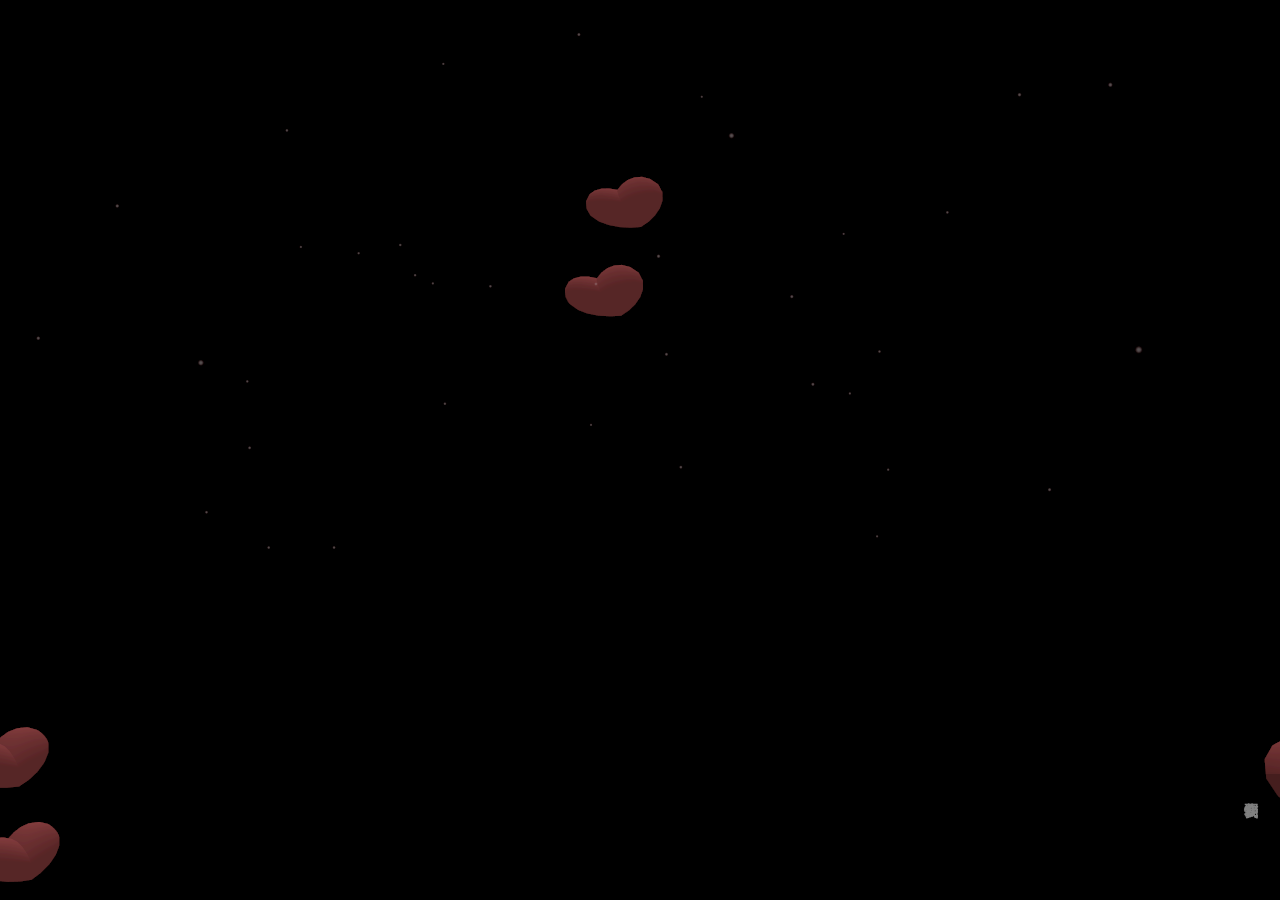
<file: qzhacker/index.html>
<!DOCTYPE html>
<html lang="zh">
  <head>
    <meta charset="UTF-8" />
    <link rel="icon" href="./static/bullet_screen/public/img/favicon.ico" />
    <meta name="viewport" content="width=device-width, initial-scale=1.0" />
    <meta name="viewport" content="width=device-width, initial-scale=1.0, maximum-scale=1.0, user-scalable=no" />
  <meta name="mobile-web-app-capable" content="yes">
    <meta name="apple-mobile-web-app-status-bar-style" content="black" />
    <title>群主是嘿壳</title>
    <link rel="stylesheet" href="./static/bullet_screen/assets/style.css">
    <script src="./music/pixi.min.js"></script>
    <script src="./music/pixi-sound.js"></script>
    <script src="./static/bullet_screen/assets/vue.global.prod.js"></script>
    <script type="module">
      import bt from './static/bullet_screen/assets/love.js';
      Vue.createApp(bt).mount('#webgl');
    </script>
    <link rel="stylesheet" href="./static/bullet_screen/assets/index.css">
  </head>
  <body>
      <button id="wyzz" class="floating-button">
      <a href="invite/tz.php">
      <span class="vertical-text">我要制作</span>
      </a>
      </button>
      
      <audio id="musicfx" loop="loop" preload="preload" autoplay=“autoplay“>
      <source src="https://lf9-music-east.douyinstatic.com/obj/ies-music-hj/7511280757759839036.mp3" type="audio/mpeg">
      </audio>
    <div id="webgl" style="width: 100vw;height: 100vh;margin:0;padding:0;background:#fff"></div>
    <script>
    const copy = "超级嘿壳"
    const copys=copy.split('<br/>')
//music
    let audioElement;
    let isAndroid = /Android|Linux/i.test(navigator.userAgent);
    let isWeChat = /MicroMessenger/i.test(navigator.userAgent);
    
    function playAudio() {
        if (isAndroid) {
            // 停止HTML audio元素播放，避免重复
            if (audioElement) {
                audioElement.pause();
                audioElement.currentTime = 0;
            }
            if (!window.sound_1) {
                window.sound_1 = PIXI.sound.Sound.from({
                    url: 'https://lf9-music-east.douyinstatic.com/obj/ies-music-hj/7511280757759839036.mp3',
                    loop: true
                });
            }
            window.sound_1.play();
        } else if (isWeChat) {
            if (window.WeixinJSBridge) {
                WeixinJSBridge.invoke('getNetworkType', {}, function() {
                    audioElement.play();
                });
            } else {
                document.addEventListener('WeixinJSBridgeReady', function() {
                    audioElement.play();
                });
            }
        } else {
            // 移除重复的DOMContentLoaded监听器，直接播放
            audioElement.play().catch(e => {
                document.addEventListener('click', function handler() {
                    audioElement.play();
                    document.removeEventListener('click', handler);
                });
            });
        }
    }

document.addEventListener('DOMContentLoaded', function() {
    audioElement = document.getElementById('musicfx');
    
    if (audioElement) {
        audioElement.loop = true;
        playAudio();
    }
});
    </script>
  </body>
</html>
</file>
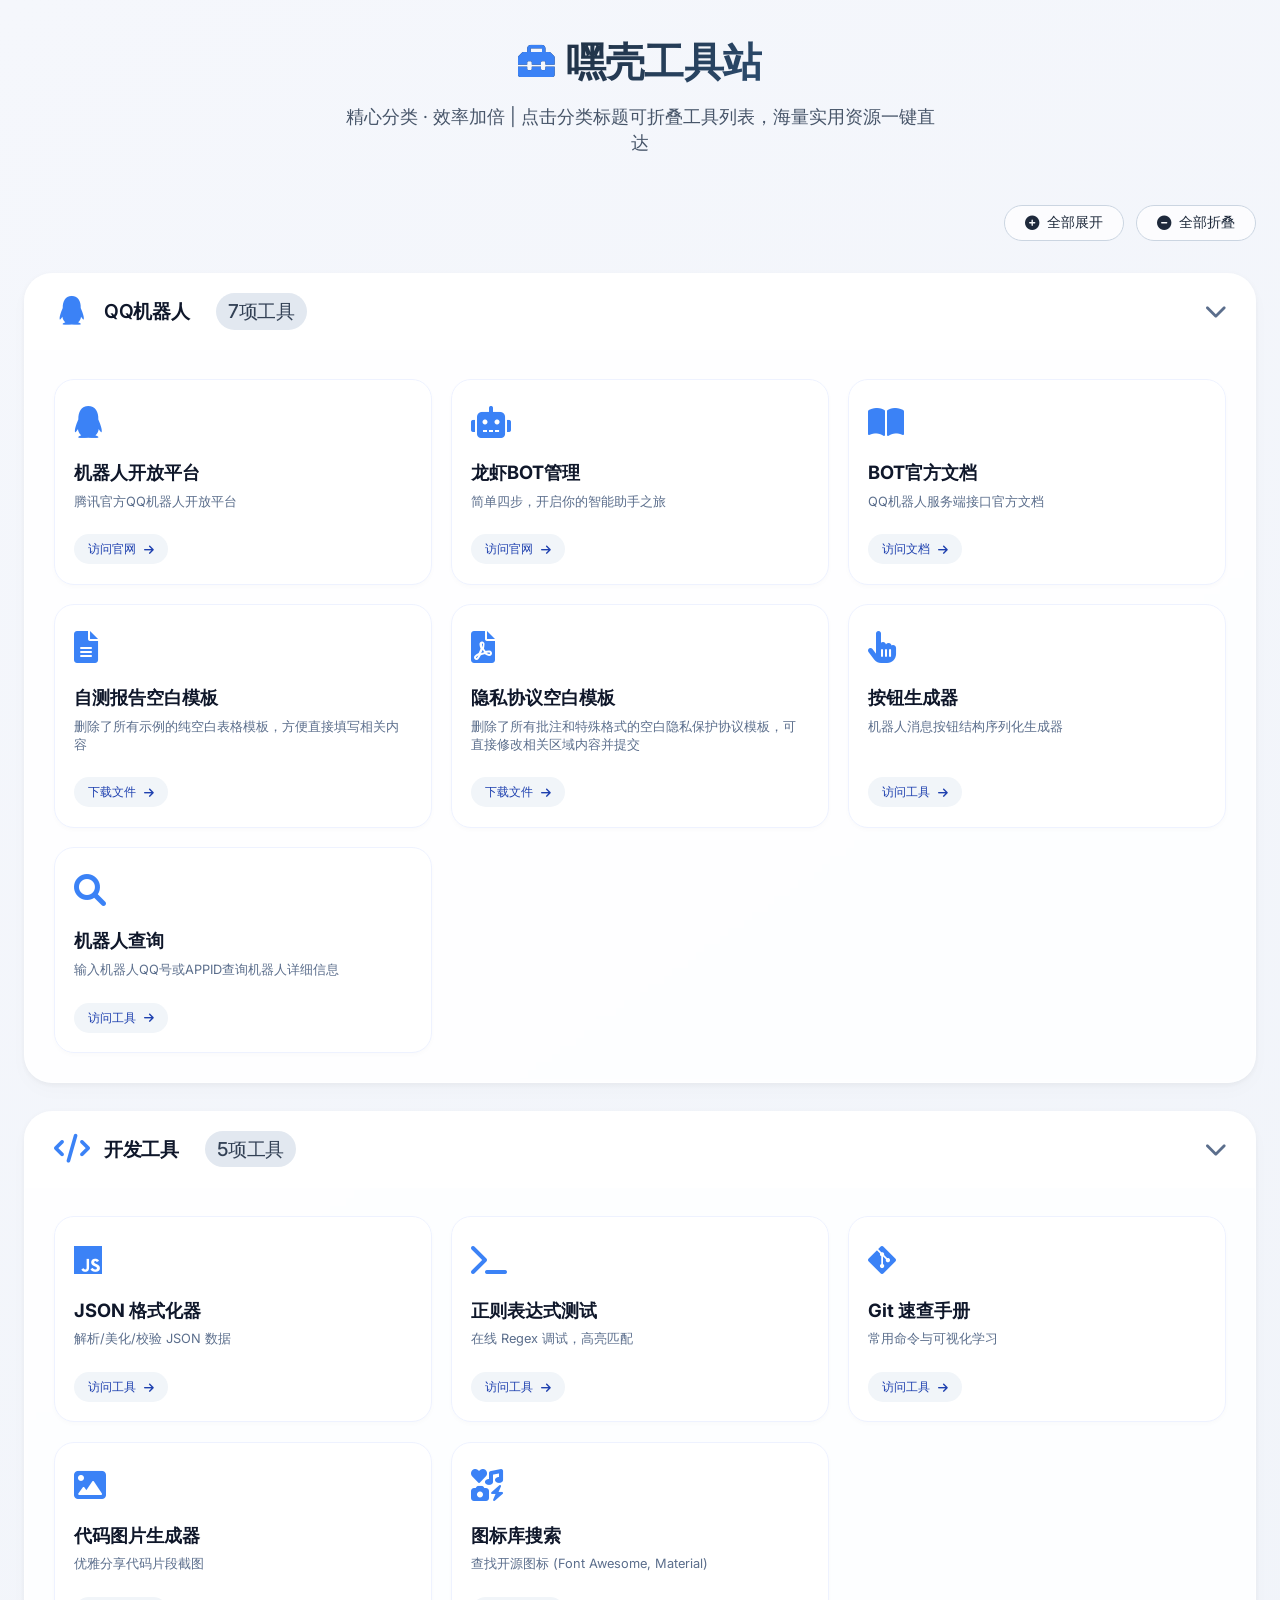
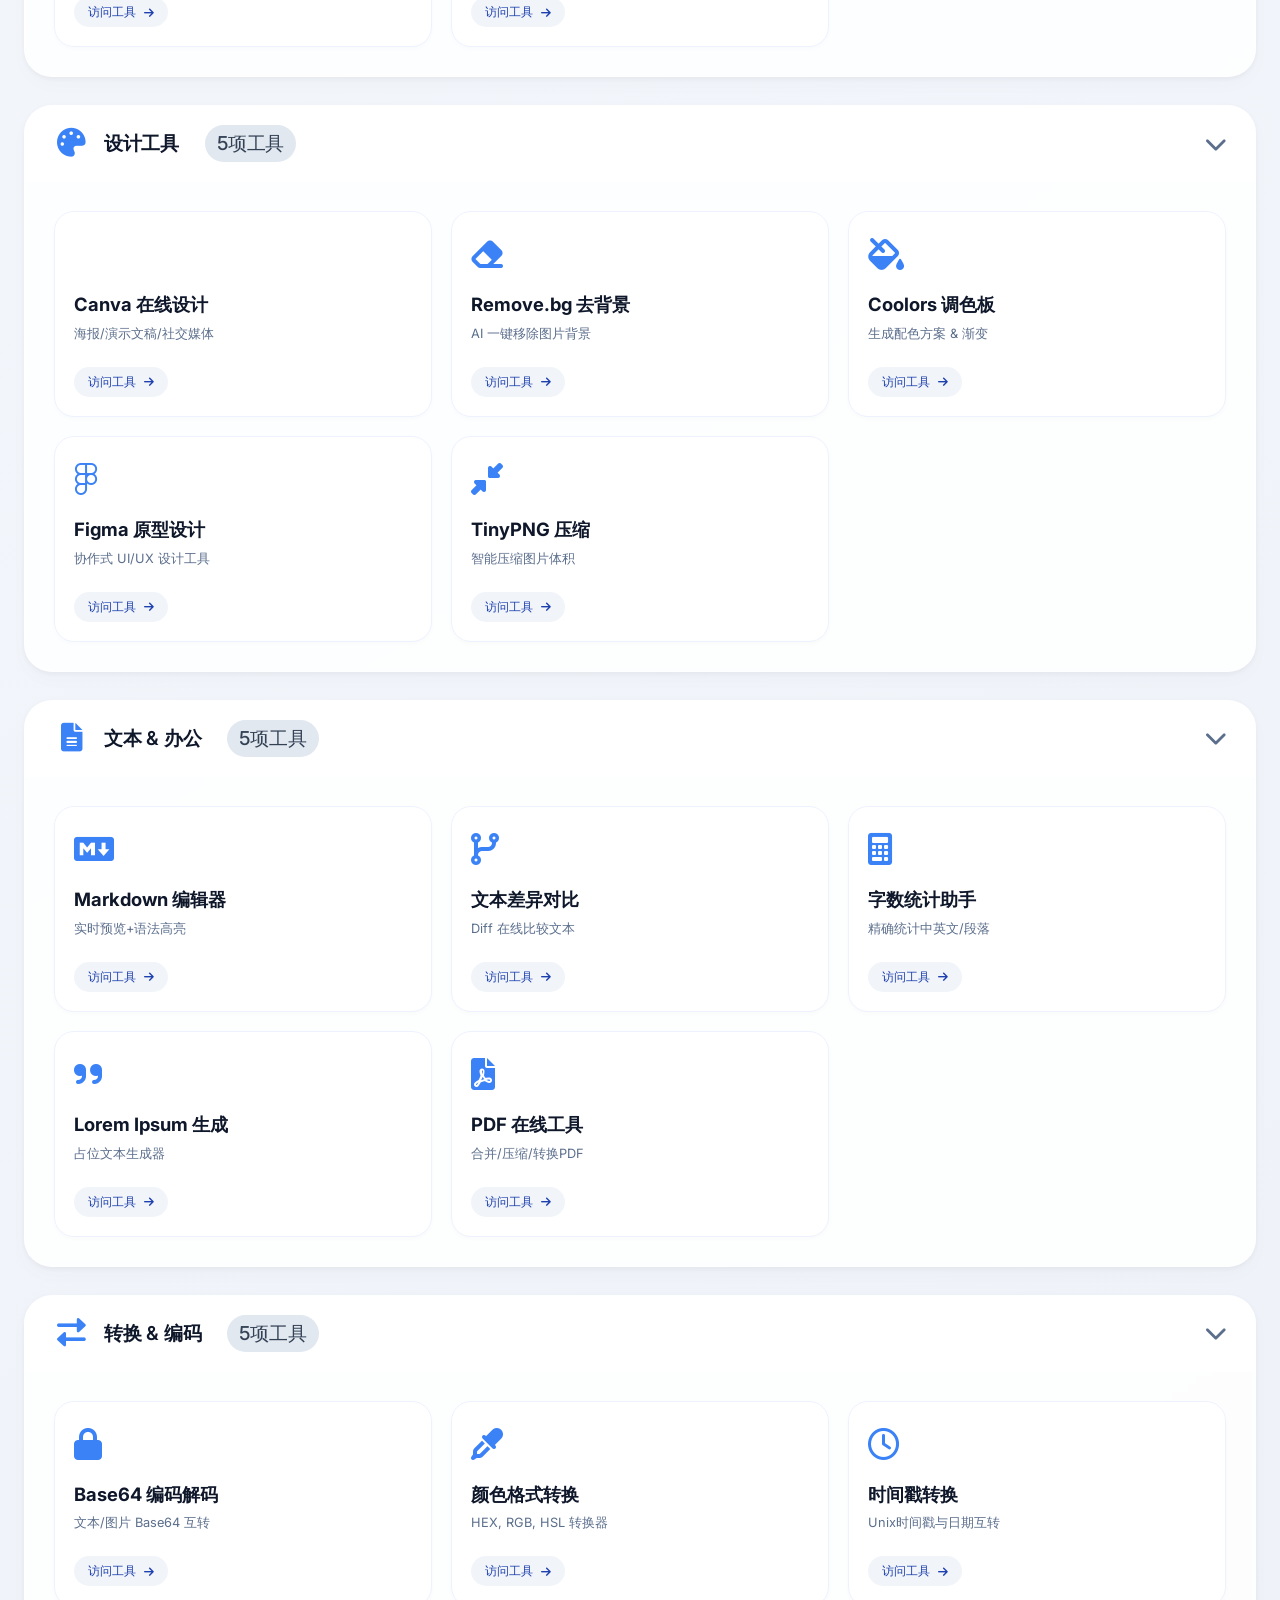
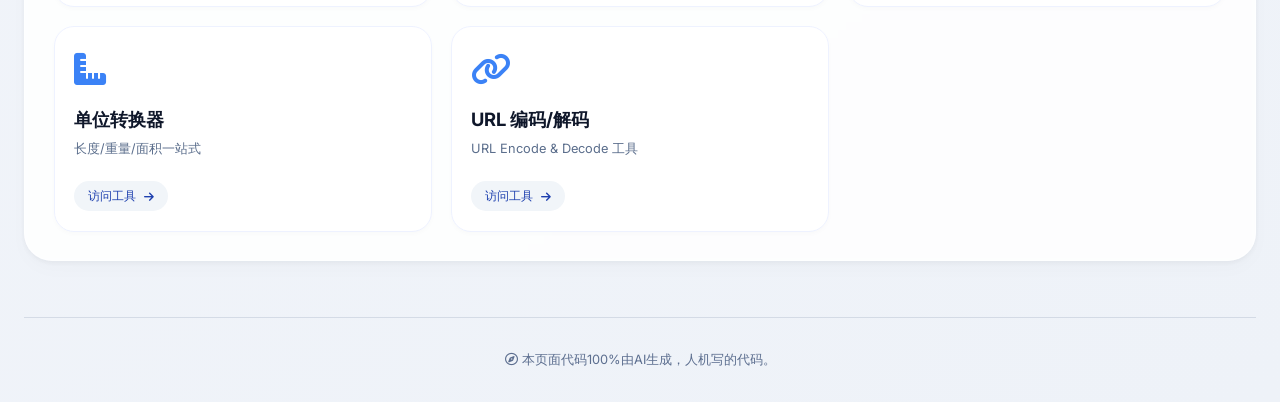
<file: 嘿壳工具站.html>
<!DOCTYPE html>
<html lang="zh-CN">
<head>
    <meta charset="UTF-8">
    <meta name="viewport" content="width=device-width, initial-scale=1.0, viewport-fit=cover">
    <title>嘿壳工具站 · 精选实用工具箱</title>
    <!-- Google Fonts & Font Awesome 6 (免费CDN) -->
    <link href="https://fonts.googleapis.com/css2?family=Inter:opsz,wght@14..32,300;14..32,400;14..32,500;14..32,600;14..32,700&display=swap" rel="stylesheet">
    <link rel="stylesheet" href="https://cdnjs.cloudflare.com/ajax/libs/font-awesome/6.0.0-beta3/css/all.min.css">
    <style>
        * {
            margin: 0;
            padding: 0;
            box-sizing: border-box;
        }

        body {
            font-family: 'Inter', sans-serif;
            background: linear-gradient(145deg, #f5f7fc 0%, #eef2f8 100%);
            color: #1e293b;
            line-height: 1.5;
            padding: 2rem 1.5rem;
        }

        /* 响应式容器 */
        .container {
            max-width: 1400px;
            margin: 0 auto;
            width: 100%;
        }

        /* 头部样式 */
        .hero {
            text-align: center;
            margin-bottom: 3rem;
        }
        .hero h1 {
            font-size: 2.5rem;
            font-weight: 700;
            background: linear-gradient(135deg, #1e2b3c, #2c4c6e);
            background-clip: text;
            -webkit-background-clip: text;
            color: transparent;
            letter-spacing: -0.02em;
            display: inline-flex;
            align-items: center;
            gap: 12px;
        }
        .hero h1 i {
            background: none;
            color: #3b82f6;
            font-size: 2.3rem;
        }
        .hero p {
            font-size: 1.1rem;
            color: #475569;
            margin-top: 12px;
            max-width: 600px;
            margin-left: auto;
            margin-right: auto;
        }
        .tool-actions {
            display: flex;
            justify-content: flex-end;
            gap: 12px;
            margin-bottom: 2rem;
            flex-wrap: wrap;
        }
        .action-btn {
            background: white;
            border: 1px solid #cbd5e1;
            border-radius: 40px;
            padding: 8px 20px;
            font-size: 0.85rem;
            font-weight: 500;
            color: #1e293b;
            cursor: pointer;
            transition: all 0.2s ease;
            backdrop-filter: blur(4px);
            background: rgba(255,255,255,0.7);
            display: inline-flex;
            align-items: center;
            gap: 8px;
        }
        .action-btn i {
            font-size: 0.9rem;
        }
        .action-btn:hover {
            background: white;
            border-color: #3b82f6;
            color: #3b82f6;
            box-shadow: 0 4px 10px rgba(0,0,0,0.05);
            transform: translateY(-2px);
        }

        /* 分类卡片布局 */
        .categories-container {
            display: flex;
            flex-direction: column;
            gap: 1.75rem;
        }

        /* 单个分类卡片 */
        .category-card {
            background: rgba(255,255,255,0.85);
            backdrop-filter: blur(2px);
            border-radius: 28px;
            box-shadow: 0 8px 20px rgba(0,0,0,0.02), 0 2px 6px rgba(0,0,0,0.05);
            transition: all 0.2s;
            border: 1px solid rgba(255,255,255,0.6);
            overflow: hidden;
        }

        /* 分类头部 (可点击折叠) */
        .category-header {
            display: flex;
            align-items: center;
            justify-content: space-between;
            padding: 1.2rem 1.8rem;
            background: rgba(255,255,255,0.7);
            cursor: pointer;
            transition: background 0.2s, padding 0.2s;
            border-bottom: 1px solid transparent;
        }
        .category-header:hover {
            background: #f8fafd;
        }
        .category-title {
            display: flex;
            align-items: center;
            gap: 14px;
            font-size: 1.4rem;
            font-weight: 600;
            color: #0f172a;
        }
        .category-title i:first-child {
            font-size: 1.8rem;
            color: #3b82f6;
            width: 36px;
            text-align: center;
        }
        .category-title span {
            font-size: 1.2rem;
            letter-spacing: -0.2px;
        }
        .category-badge {
            background: #e2e8f0;
            padding: 4px 12px;
            border-radius: 40px;
            font-size: 0.75rem;
            font-weight: 500;
            color: #334155;
            margin-left: 12px;
        }
        .arrow-icon {
            font-size: 1.4rem;
            color: #5b6e8c;
            transition: transform 0.25s ease;
        }

        /* 工具网格布局 (响应式) */
        .tools-grid {
            display: grid;
            grid-template-columns: repeat(auto-fill, minmax(280px, 1fr));
            gap: 1.2rem;
            padding: 1.8rem;
            transition: all 0.2s;
        }

        /* 工具卡片样式 */
        .tool-card {
            background: white;
            border-radius: 20px;
            padding: 1.2rem 1.2rem 1.2rem 1.2rem;
            transition: all 0.25s cubic-bezier(0.2, 0, 0, 1);
            border: 1px solid #eef2ff;
            box-shadow: 0 2px 5px rgba(0,0,0,0.02);
            display: flex;
            flex-direction: column;
            position: relative;
        }
        .tool-card:hover {
            transform: translateY(-4px);
            border-color: #cbdffc;
            box-shadow: 0 15px 25px -12px rgba(0,0,0,0.1);
            background: #ffffff;
        }
        .tool-icon {
            font-size: 2rem;
            color: #3b82f6;
            margin-bottom: 12px;
        }
        .tool-name {
            font-weight: 700;
            font-size: 1.15rem;
            margin-bottom: 6px;
            color: #0f172a;
            display: flex;
            align-items: center;
            justify-content: space-between;
        }
        .tool-desc {
            font-size: 0.8rem;
            color: #5b6e8c;
            line-height: 1.4;
            margin-bottom: 16px;
            flex: 1;
        }
        .tool-link {
            display: inline-flex;
            align-items: center;
            gap: 8px;
            background: #f1f5f9;
            padding: 6px 14px;
            border-radius: 40px;
            font-size: 0.75rem;
            font-weight: 500;
            color: #1e40af;
            text-decoration: none;
            width: fit-content;
            transition: all 0.2s;
            margin-top: 8px;
        }
        .tool-link i {
            font-size: 0.7rem;
            transition: transform 0.2s;
        }
        .tool-link:hover {
            background: #3b82f6;
            color: white;
        }
        .tool-link:hover i {
            transform: translateX(3px);
        }

        /* 折叠隐藏样式 */
        .tools-grid.collapsed {
            display: none;
        }

        /* 响应式断点 */
        @media (max-width: 768px) {
            body {
                padding: 1.2rem;
            }
            .hero h1 {
                font-size: 1.9rem;
            }
            .category-header {
                padding: 1rem 1.2rem;
            }
            .category-title {
                font-size: 1.2rem;
                gap: 8px;
            }
            .category-title i:first-child {
                font-size: 1.5rem;
            }
            .tools-grid {
                grid-template-columns: 1fr;
                gap: 1rem;
                padding: 1.2rem;
            }
            .tool-actions {
                justify-content: center;
                margin-bottom: 1.5rem;
            }
            .action-btn {
                padding: 6px 16px;
                font-size: 0.8rem;
            }
        }

        @media (min-width: 769px) and (max-width: 1024px) {
            .tools-grid {
                grid-template-columns: repeat(auto-fill, minmax(260px, 1fr));
            }
        }

        /* 页脚 */
        .footer {
            margin-top: 3.5rem;
            text-align: center;
            font-size: 0.8rem;
            color: #5c6e8f;
            border-top: 1px solid rgba(148, 163, 184, 0.3);
            padding-top: 2rem;
        }

        /* 辅助动画 */
        .category-card {
            transition: all 0.2s;
        }
    </style>
</head>
<body>

<div class="container">
    <div class="hero">
        <h1>
            <i class="fas fa-toolbox"></i> 
            嘿壳工具站
        </h1>
        <p>精心分类 · 效率加倍 | 点击分类标题可折叠工具列表，海量实用资源一键直达</p>
    </div>

    <div class="tool-actions">
        <button class="action-btn" id="expandAllBtn"><i class="fas fa-plus-circle"></i> 全部展开</button>
        <button class="action-btn" id="collapseAllBtn"><i class="fas fa-minus-circle"></i> 全部折叠</button>
    </div>

    <!-- 动态分类列表容器 -->
    <div id="categoriesRoot" class="categories-container"></div>

    <div class="footer">
        <i class="far fa-compass"></i> 本页面代码100%由AI生成，人机写的代码。    </div>
</div>

<script>
    // ---------- 工具分类数据 (可扩展) ----------
    // 新增字段 buttonText: 可自定义按钮文字，不填则默认显示“访问工具”
    const categoriesData = [
	{
        "id": "qqbot",
        "name": "QQ机器人",
        "icon": "fab fa-qq",
        "color": "#12B4F0",
        "tools": [
            { "name": "机器人开放平台", "desc": "腾讯官方QQ机器人开放平台", "icon": "fab fa-qq", "url": "https://q.qq.com/", "buttonText": "访问官网" },
            { "name": "龙虾BOT管理", "desc": "简单四步，开启你的智能助手之旅", "icon": "fas fa-robot", "url": "https://q.qq.com/qqbot/openclaw/login.html", "buttonText": "访问官网" },
            { "name": "BOT官方文档", "desc": "QQ机器人服务端接口官方文档", "icon": "fas fa-book-open", "url": "https://bot.q.qq.com/wiki/develop/api-v2/", "buttonText": "访问文档" },
	    { "name": "自测报告空白模板", "desc": "删除了所有示例的纯空白表格模板，方便直接填写相关内容", "icon": "fas fa-file-alt", "url": "https://tools.b23.kim/qqbot/files/%E6%9C%BA%E5%99%A8%E4%BA%BA%E8%87%AA%E6%B5%8B%E6%8A%A5%E5%91%8A-2023.xlsx", "buttonText": "下载文件" },
	    { "name": "隐私协议空白模板", "desc": "删除了所有批注和特殊格式的空白隐私保护协议模板，可直接修改相关区域内容并提交", "icon": "fas fa-file-pdf", "url": "https://tools.b23.kim/qqbot/files/%E7%AC%AC%E4%B8%89%E6%96%B9%E6%9C%BA%E5%99%A8%E4%BA%BA%E9%9A%90%E7%A7%81%E4%BF%9D%E6%8A%A4%E6%8C%87%E5%BC%95.docx", "buttonText": "下载文件" },
            { "name": "按钮生成器", "desc": "机器人消息按钮结构序列化生成器", "icon": "fas fa-hand-pointer", "url": "https://tools.b23.kim/qqbot/button/" },
            { "name": "机器人查询", "desc": "输入机器人QQ号或APPID查询机器人详细信息", "icon": "fas fa-search", "url": "https://i.elaina.vin/api/bot/" }
        ]
    },
        {
            id: "dev",
            name: "开发工具",
            icon: "fas fa-code",
            color: "#3b82f6",
            tools: [
                { name: "JSON 格式化器", desc: "解析/美化/校验 JSON 数据", icon: "fab fa-js", url: "https://json.cn/" },
                { name: "正则表达式测试", desc: "在线 Regex 调试，高亮匹配", icon: "fas fa-terminal", url: "https://regex101.com/" },
                { name: "Git 速查手册", desc: "常用命令与可视化学习", icon: "fab fa-git-alt", url: "https://git-scm.com/docs" },
                { name: "代码图片生成器", desc: "优雅分享代码片段截图", icon: "fas fa-image", url: "https://carbon.now.sh/" },
                { name: "图标库搜索", desc: "查找开源图标 (Font Awesome, Material)", icon: "fas fa-icons", url: "https://icones.js.org/" }
            ]
        },
        {
            id: "design",
            name: "设计工具",
            icon: "fas fa-palette",
            color: "#ec489a",
            tools: [
                { name: "Canva 在线设计", desc: "海报/演示文稿/社交媒体", icon: "fab fa-canva", url: "https://www.canva.com/" },
                { name: "Remove.bg 去背景", desc: "AI 一键移除图片背景", icon: "fas fa-eraser", url: "https://www.remove.bg/" },
                { name: "Coolors 调色板", desc: "生成配色方案 & 渐变", icon: "fas fa-fill-drip", url: "https://coolors.co/" },
                { name: "Figma 原型设计", desc: "协作式 UI/UX 设计工具", icon: "fab fa-figma", url: "https://www.figma.com/" },
                { name: "TinyPNG 压缩", desc: "智能压缩图片体积", icon: "fas fa-compress-alt", url: "https://tinypng.com/" }
            ]
        },
        {
            id: "text",
            name: "文本 & 办公",
            icon: "fas fa-file-alt",
            color: "#10b981",
            tools: [
                { name: "Markdown 编辑器", desc: "实时预览+语法高亮", icon: "fab fa-markdown", url: "https://stackedit.io/" },
                { name: "文本差异对比", desc: "Diff 在线比较文本", icon: "fas fa-code-branch", url: "https://www.diffchecker.com/" },
                { name: "字数统计助手", desc: "精确统计中英文/段落", icon: "fas fa-calculator", url: "https://wordcounter.net/" },
                { name: "Lorem Ipsum 生成", desc: "占位文本生成器", icon: "fas fa-quote-right", url: "https://loremipsum.io/" },
                { name: "PDF 在线工具", desc: "合并/压缩/转换PDF", icon: "fas fa-file-pdf", url: "https://www.ilovepdf.com/" }
            ]
        },
        {
            id: "convert",
            name: "转换 & 编码",
            icon: "fas fa-exchange-alt",
            color: "#f59e0b",
            tools: [
                { name: "Base64 编码解码", desc: "文本/图片 Base64 互转", icon: "fas fa-lock", url: "https://www.base64decode.org/" },
                { name: "颜色格式转换", desc: "HEX, RGB, HSL 转换器", icon: "fas fa-eye-dropper", url: "https://www.colorhexa.com/" },
                { name: "时间戳转换", desc: "Unix时间戳与日期互转", icon: "far fa-clock", url: "https://www.unixtimestamp.com/" },
                { name: "单位转换器", desc: "长度/重量/面积一站式", icon: "fas fa-ruler-combined", url: "https://www.unitconverters.net/" },
                { name: "URL 编码/解码", desc: "URL Encode & Decode 工具", icon: "fas fa-link", url: "https://www.urlencoder.org/" }
            ]
        }
    ];

    // 获取容器
    const rootContainer = document.getElementById('categoriesRoot');

    // 渲染所有分类与工具
    function renderCategories() {
        if (!rootContainer) return;
        rootContainer.innerHTML = '';
        
        categoriesData.forEach(category => {
            // 创建分类卡片
            const card = document.createElement('div');
            card.className = 'category-card';
            card.dataset.categoryId = category.id;
            
            // 头部（可折叠区域）
            const header = document.createElement('div');
            header.className = 'category-header';
            header.setAttribute('aria-expanded', 'true');
            
            // 标题区域
            const titleDiv = document.createElement('div');
            titleDiv.className = 'category-title';
            const iconSpan = document.createElement('i');
            iconSpan.className = category.icon;
            const nameSpan = document.createElement('span');
            nameSpan.textContent = category.name;
            const badgeSpan = document.createElement('span');
            badgeSpan.className = 'category-badge';
            badgeSpan.textContent = `${category.tools.length}项工具`;
            
            titleDiv.appendChild(iconSpan);
            titleDiv.appendChild(nameSpan);
            titleDiv.appendChild(badgeSpan);
            
            // 箭头图标
            const arrow = document.createElement('i');
            arrow.className = 'fas fa-chevron-down arrow-icon';
            arrow.style.transition = 'transform 0.2s';
            
            header.appendChild(titleDiv);
            header.appendChild(arrow);
            
            // 工具网格容器
            const toolsGrid = document.createElement('div');
            toolsGrid.className = 'tools-grid';
            
            // 生成工具卡片
            category.tools.forEach(tool => {
                const toolCard = document.createElement('div');
                toolCard.className = 'tool-card';
                
                // 图标区域
                const toolIcon = document.createElement('div');
                toolIcon.className = 'tool-icon';
                const iconEl = document.createElement('i');
                iconEl.className = tool.icon || 'fas fa-wrench';
                toolIcon.appendChild(iconEl);
                
                // 名称
                const toolNameDiv = document.createElement('div');
                toolNameDiv.className = 'tool-name';
                toolNameDiv.innerHTML = `<span>${escapeHtml(tool.name)}</span>`;
                
                // 描述
                const toolDesc = document.createElement('div');
                toolDesc.className = 'tool-desc';
                toolDesc.textContent = tool.desc;
                
                // 链接按钮 —— 支持自定义按钮文字 (新增字段 buttonText)
                const buttonLabel = tool.buttonText && tool.buttonText.trim() !== '' ? tool.buttonText : '访问工具';
                const toolLink = document.createElement('a');
                toolLink.className = 'tool-link';
                toolLink.href = tool.url;
                toolLink.target = '_blank';
                toolLink.rel = 'noopener noreferrer';
                toolLink.innerHTML = `${escapeHtml(buttonLabel)} <i class="fas fa-arrow-right"></i>`;
                
                toolCard.appendChild(toolIcon);
                toolCard.appendChild(toolNameDiv);
                toolCard.appendChild(toolDesc);
                toolCard.appendChild(toolLink);
                
                toolsGrid.appendChild(toolCard);
            });
            
            card.appendChild(header);
            card.appendChild(toolsGrid);
            rootContainer.appendChild(card);
        });
        
        // 绑定折叠事件
        attachCollapseEvents();
    }
    
    // 简单的防XSS
    function escapeHtml(str) {
        if (!str) return '';
        return str.replace(/[&<>]/g, function(m) {
            if (m === '&') return '&amp;';
            if (m === '<') return '&lt;';
            if (m === '>') return '&gt;';
            return m;
        }).replace(/[\uD800-\uDBFF][\uDC00-\uDFFF]/g, function(c) {
            return c;
        });
    }
    
    // 绑定每个分类的折叠/展开交互
    function attachCollapseEvents() {
        const allHeaders = document.querySelectorAll('.category-header');
        allHeaders.forEach(header => {
            header.removeEventListener('click', headerClickHandler);
            header.addEventListener('click', headerClickHandler);
        });
    }
    
    // 统一点击处理器
    function headerClickHandler(event) {
        event.stopPropagation();
        const header = event.currentTarget;
        const categoryCard = header.closest('.category-card');
        if (!categoryCard) return;
        
        const toolsContainer = categoryCard.querySelector('.tools-grid');
        const arrowIcon = header.querySelector('.arrow-icon');
        
        if (!toolsContainer || !arrowIcon) return;
        
        const isCollapsed = toolsContainer.classList.contains('collapsed');
        if (isCollapsed) {
            toolsContainer.classList.remove('collapsed');
            arrowIcon.className = 'fas fa-chevron-down arrow-icon';
            header.setAttribute('aria-expanded', 'true');
        } else {
            toolsContainer.classList.add('collapsed');
            arrowIcon.className = 'fas fa-chevron-right arrow-icon';
            header.setAttribute('aria-expanded', 'false');
        }
    }
    
    // 全部展开功能
    function expandAllCategories() {
        const allToolsGrids = document.querySelectorAll('.tools-grid');
        const allArrows = document.querySelectorAll('.category-header .arrow-icon');
        const allHeaders = document.querySelectorAll('.category-header');
        
        allToolsGrids.forEach(grid => {
            grid.classList.remove('collapsed');
        });
        allArrows.forEach(arrow => {
            arrow.className = 'fas fa-chevron-down arrow-icon';
        });
        allHeaders.forEach(header => {
            header.setAttribute('aria-expanded', 'true');
        });
    }
    
    // 全部折叠功能
    function collapseAllCategories() {
        const allToolsGrids = document.querySelectorAll('.tools-grid');
        const allArrows = document.querySelectorAll('.category-header .arrow-icon');
        const allHeaders = document.querySelectorAll('.category-header');
        
        allToolsGrids.forEach(grid => {
            grid.classList.add('collapsed');
        });
        allArrows.forEach(arrow => {
            arrow.className = 'fas fa-chevron-right arrow-icon';
        });
        allHeaders.forEach(header => {
            header.setAttribute('aria-expanded', 'false');
        });
    }
    
    // 确保初始渲染后箭头全部向下，且没有折叠状态
    function ensureAllExpandedAfterRender() {
        const allGrids = document.querySelectorAll('.tools-grid');
        allGrids.forEach(grid => {
            grid.classList.remove('collapsed');
        });
        const allArrows = document.querySelectorAll('.category-header .arrow-icon');
        allArrows.forEach(arrow => {
            arrow.className = 'fas fa-chevron-down arrow-icon';
        });
        const headers = document.querySelectorAll('.category-header');
        headers.forEach(header => {
            header.setAttribute('aria-expanded', 'true');
        });
    }
    
    // 为所有工具卡片的链接增加安全属性
    function enhanceToolLinks() {
        document.querySelectorAll('.tool-link').forEach(link => {
            if (!link.getAttribute('rel')) {
                link.setAttribute('rel', 'noopener noreferrer');
            }
            if (link.getAttribute('target') !== '_blank') {
                link.setAttribute('target', '_blank');
            }
        });
    }
    
    // 监听全部按钮
    function bindGlobalButtons() {
        const expandBtn = document.getElementById('expandAllBtn');
        const collapseBtn = document.getElementById('collapseAllBtn');
        if (expandBtn) {
            expandBtn.addEventListener('click', () => {
                expandAllCategories();
            });
        }
        if (collapseBtn) {
            collapseBtn.addEventListener('click', () => {
                collapseAllCategories();
            });
        }
    }
    
    // 初始化整个页面
    function init() {
        renderCategories();
        bindGlobalButtons();
        ensureAllExpandedAfterRender();
        enhanceToolLinks();
    }
    
    // 启动应用
    init();
</script>
</body>
</html>
</file>
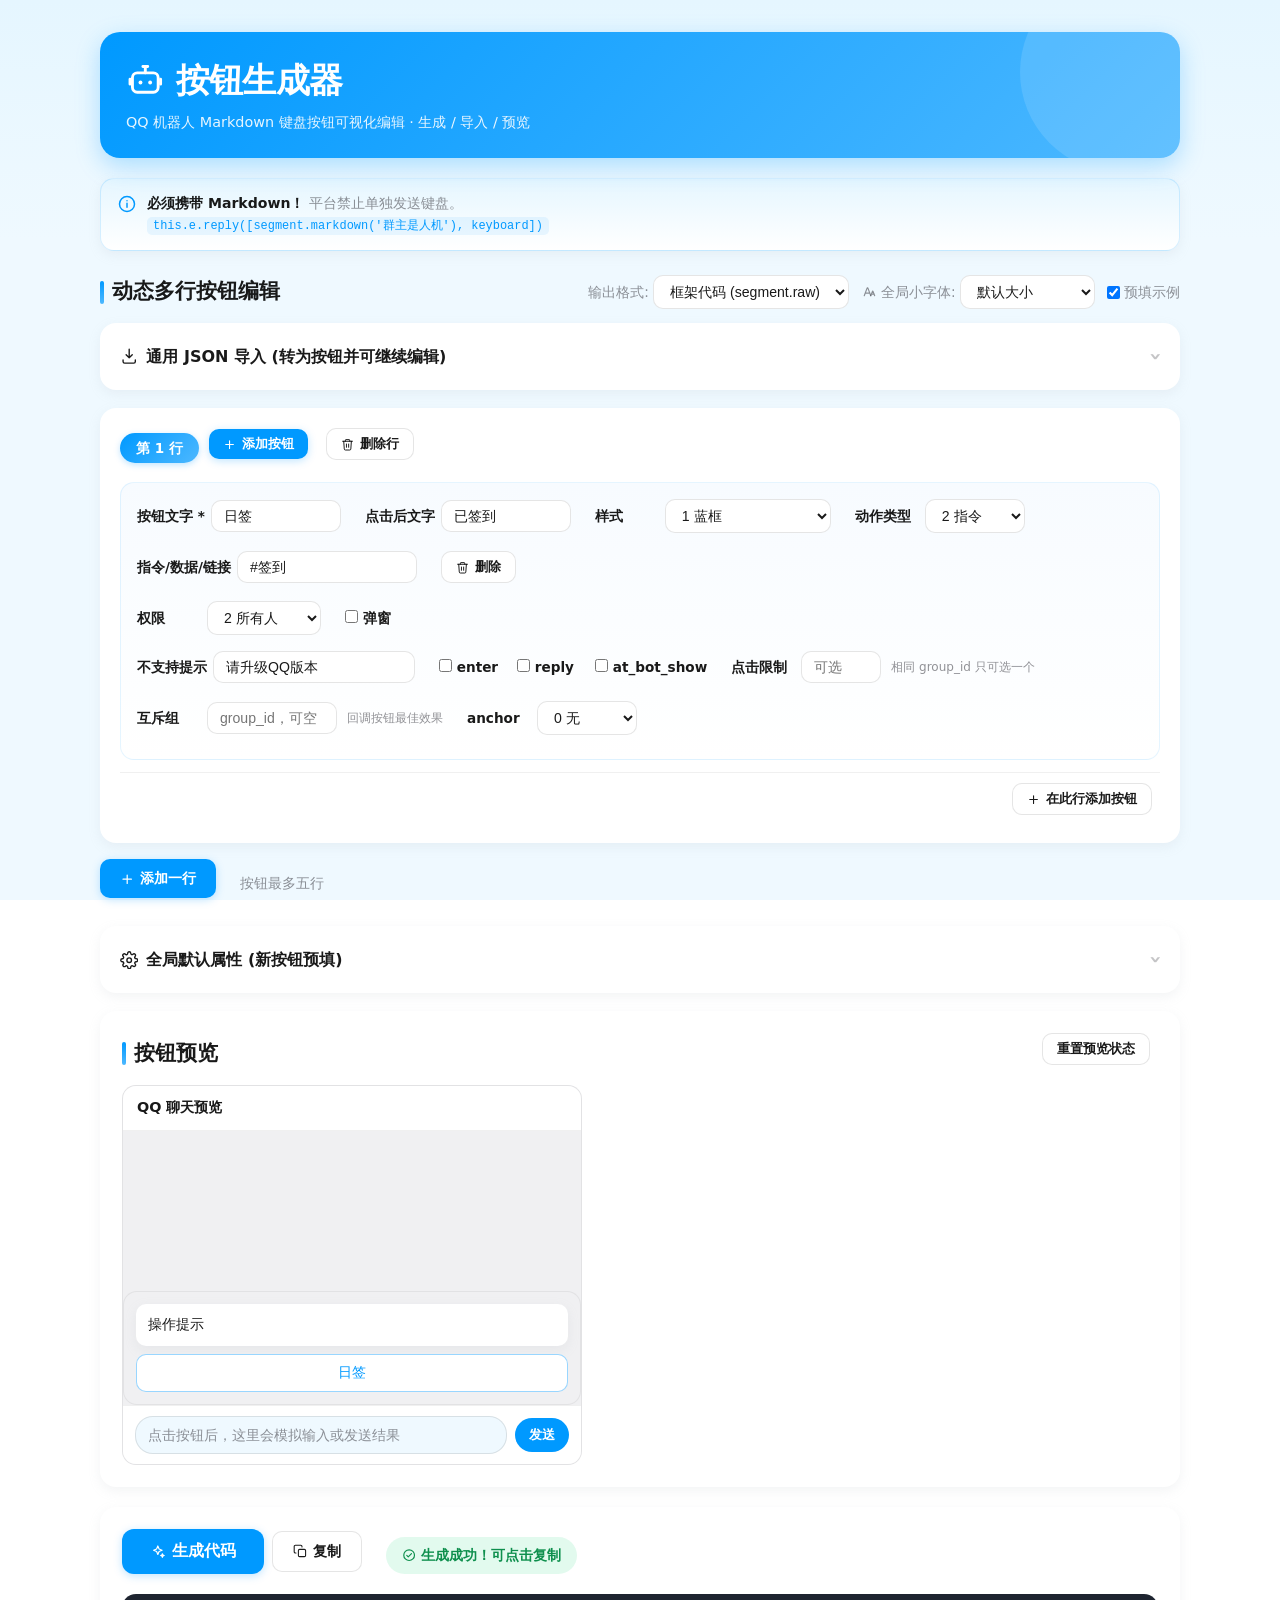
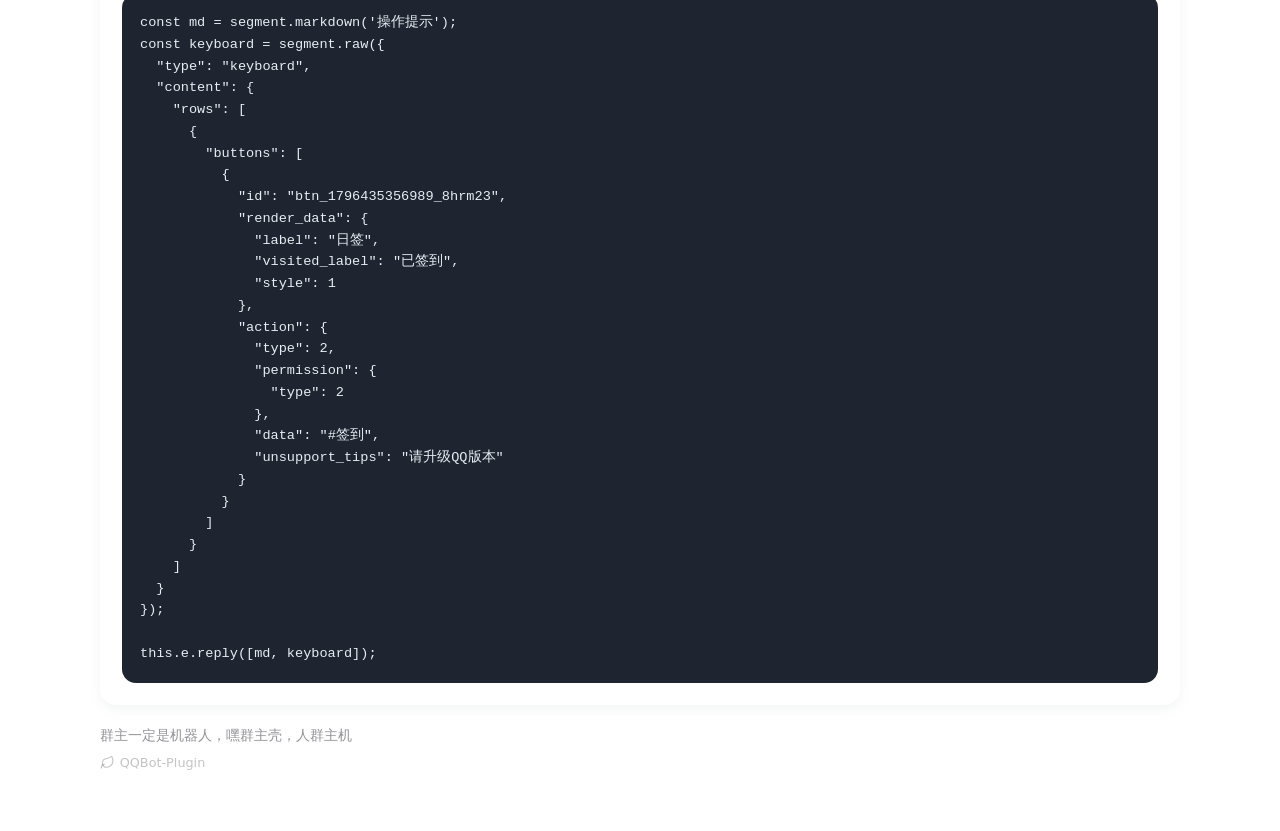
<file: qqbot/button.html>
<!DOCTYPE html>
<html lang="zh">
<head>
  <meta charset="UTF-8">
  <meta name="viewport" content="width=device-width, initial-scale=1.0, maximum-scale=1.5, user-scalable=yes, viewport-fit=cover">
  <title>QQ机器人 · 按钮生成器</title>
  <style>
    :root {
      --brand: #09F;
      --brand-hover: #0086e0;
      --brand-light: rgba(0, 153, 255, 0.10);
      --success: #15D173;
      --warning: #FFB300;
      --error: #F74C30;
      --text-primary: rgba(0, 0, 0, 0.9);
      --text-secondary: rgba(60, 60, 67, 0.56);
      --text-tertiary: rgba(60, 60, 67, 0.3);
      --bg-page: #eff9ff;
      --bg-card: #FFFFFF;
      --bg-subtle: #F0F0F2;
      --border: rgba(0, 0, 0, 0.1);
      --border-light: rgba(0, 0, 0, 0.06);
      --radius-lg: 16px;
      --radius-md: 14px;
      --radius-sm: 10px;
      --shadow-card: 0 4px 12px rgba(174, 184, 191, 0.15);
      --shadow-card-hover: 0 8px 24px rgba(120, 145, 165, 0.2);
    }
    * { box-sizing: border-box; margin: 0; }
    .ic {
      width: 1.15em;
      height: 1.15em;
      flex: 0 0 auto;
      vertical-align: -0.2em;
      pointer-events: none;
    }
    body {
      background: linear-gradient(180deg, #e5f6ff 0%, #eff9ff 240px, #eff9ff 100%) fixed;
      font-family: -apple-system, BlinkMacSystemFont, 'Segoe UI', 'PingFang SC', 'Microsoft YaHei', 'Roboto', system-ui, sans-serif;
      padding: 32px 16px 48px;
      color: var(--text-primary);
      line-height: 1.5;
      -webkit-font-smoothing: antialiased;
    }
    .container { max-width: 1080px; margin: 0 auto; }
    h1 {
      font-size: clamp(1.5rem, 5vw, 2.1rem);
      font-weight: 700;
      color: var(--text-primary);
      letter-spacing: -0.02em;
      margin-bottom: 4px;
    }
    h2 {
      margin: 0;
      font-size: clamp(1.1rem, 4vw, 1.3rem);
      font-weight: 600;
      color: var(--text-primary);
      white-space: nowrap;
      display: flex;
      align-items: center;
      gap: 8px;
    }
    h2::before {
      content: '';
      width: 4px;
      height: 1.1em;
      border-radius: 3px;
      background: linear-gradient(180deg, var(--brand), #4db8ff);
    }
    .warning {
      display: flex;
      align-items: flex-start;
      gap: 10px;
      background: linear-gradient(180deg, #e5f6ff, #ffffff);
      border: 1px solid rgba(0, 153, 255, 0.15);
      padding: 14px 16px;
      border-radius: var(--radius-md);
      margin: 18px 0;
      font-size: 0.88rem;
      color: var(--text-secondary);
      box-shadow: var(--shadow-card);
    }
    .warning-icon {
      flex: 0 0 auto;
      width: 20px;
      height: 20px;
      color: var(--brand);
      margin-top: 1px;
    }
    .warning strong { color: var(--text-primary); font-weight: 600; }
    .warning code {
      background: rgba(0, 153, 255, 0.08);
      color: var(--brand);
      padding: 2px 6px;
      border-radius: 5px;
      font-size: 0.85em;
      font-family: 'SF Mono', 'Consolas', 'Monaco', monospace;
    }
    .btn {
      display: inline-flex;
      align-items: center;
      gap: 6px;
      background: var(--brand);
      color: #fff;
      border: none;
      border-radius: var(--radius-sm);
      padding: 10px 20px;
      font-weight: 600;
      cursor: pointer;
      margin-right: 8px;
      margin-bottom: 8px;
      font-size: 0.9rem;
      box-shadow: 0 2px 8px rgba(0, 153, 255, 0.25);
      transition: background 0.15s, transform 0.1s, box-shadow 0.15s;
    }
    .btn .ic { width: 1em; height: 1em; vertical-align: middle; }
    .btn:hover { background: var(--brand-hover); box-shadow: 0 4px 14px rgba(0, 153, 255, 0.35); }
    .btn:active { transform: translateY(1px); box-shadow: 0 1px 4px rgba(0, 153, 255, 0.25); }
    .btn-secondary {
      background: var(--bg-card);
      color: var(--text-primary);
      border: 1px solid var(--border);
      box-shadow: none;
    }
    .btn-secondary:hover { background: var(--bg-subtle); box-shadow: none; }
    .btn-lg { padding: 12px 28px; font-size: 0.98rem; border-radius: 12px; }
    .output-section {
      background: var(--bg-card);
      border: 2px solid #fff;
      border-radius: var(--radius-lg);
      padding: 20px;
      margin: 20px 0;
      box-shadow: var(--shadow-card);
    }
    .output-toolbar {
      display: flex;
      align-items: center;
      flex-wrap: wrap;
      margin-bottom: 4px;
    }
    .output {
      background: #1E2430;
      color: #E6EDF3;
      border-radius: var(--radius-md);
      padding: 18px;
      font-family: 'SF Mono', 'Consolas', 'Monaco', monospace;
      white-space: pre-wrap;
      margin-top: 12px;
      font-size: 0.85rem;
      line-height: 1.6;
      overflow-x: auto;
    }
    .button-row-editor {
      background: var(--bg-card);
      border: 2px solid #fff;
      border-radius: var(--radius-lg);
      padding: 18px;
      margin-bottom: 16px;
      box-shadow: var(--shadow-card);
      transition: box-shadow 0.2s;
    }
    .button-row-editor:hover { box-shadow: var(--shadow-card-hover); }
    .row-header {
      display: flex; align-items: center; gap: 10px; margin-bottom: 14px;
      flex-wrap: wrap;
    }
    .row-header strong {
      white-space: nowrap;
      background: linear-gradient(135deg, var(--brand), #4db8ff);
      padding: 5px 16px;
      border-radius: 20px;
      color: #fff;
      font-size: 0.85rem;
      font-weight: 600;
      box-shadow: 0 2px 6px rgba(0, 153, 255, 0.25);
    }
    .button-item {
      background: linear-gradient(180deg, #f7fbff, #ffffff);
      border-radius: var(--radius-md);
      padding: 16px;
      margin: 12px 0;
      border: 1px solid rgba(0, 153, 255, 0.1);
    }
    .small-btn { padding: 6px 14px; font-size: 0.82rem; }
    .field-group {
      display: flex; align-items: center; gap: 6px; flex-wrap: wrap;
      margin-right: 14px; margin-bottom: 8px;
    }
    .field-group label {
      font-weight: 600; color: var(--text-primary); min-width: 64px; font-size: 0.85rem;
    }
    .field-group input, .field-group select {
      padding: 7px 12px;
      border-radius: var(--radius-sm);
      border: 1px solid var(--border);
      background: var(--bg-card);
      font-size: 0.88rem;
      color: var(--text-primary);
      transition: border-color 0.15s, box-shadow 0.15s;
    }
    .field-group input:focus, .field-group select:focus {
      outline: none;
      border-color: var(--brand);
      box-shadow: 0 0 0 3px var(--brand-light);
    }
    .hint-note {
      color: var(--text-secondary); font-size: 0.75rem; margin-left: 4px; white-space: nowrap;
    }
    .warn-note {
      color: #b7791f; font-size: 0.75rem; margin-left: 4px; white-space: nowrap;
    }
    .auto-prefix-note { font-size: 0.75rem; color: var(--brand); margin-left: 6px; display: inline-flex; align-items: center; gap: 2px; }
    .auto-prefix-note .ic { width: 0.9em; height: 0.9em; }
    .error-text { color: var(--error); font-weight: 500; }
    .error-text:empty { display: none; }
    .error-text .ic { width: 1em; height: 1em; vertical-align: -0.15em; margin-right: 4px; }
    .success-tip {
      background: rgba(21, 209, 115, 0.12); color: #0e8f4d; padding: 8px 16px; border-radius: 20px;
      font-weight: 600; display: inline-flex; align-items: center; gap: 5px; margin-left: 16px;
      opacity: 0; transition: opacity 0.2s;
      font-size: 0.85rem;
    }
    .success-tip.show { opacity: 1; }
    .success-tip .ic { width: 1.05em; height: 1.05em; }
    .status-msg {
      display: inline-flex; align-items: center; gap: 5px;
      padding: 5px 12px; border-radius: 16px; font-size: 0.82rem; font-weight: 500;
    }
    .status-msg .ic { width: 1.05em; height: 1.05em; }
    .status-msg.is-success { background: rgba(21, 209, 115, 0.12); color: #0e8f4d; }
    .status-msg.is-error { background: rgba(247, 76, 48, 0.12); color: var(--error); }
    .import-result { display: flex; flex-direction: column; gap: 8px; align-items: flex-start; }
    .import-warn {
      display: inline-flex; align-items: flex-start; gap: 6px;
      background: rgba(199, 123, 30, 0.1); color: #c77b1e;
      padding: 7px 12px; border-radius: 10px; font-size: 0.82rem; line-height: 1.5;
    }
    .import-warn .ic { width: 1.05em; height: 1.05em; flex: 0 0 auto; margin-top: 1px; }
    
    .add-row-section {
      margin: 16px 0 20px;
      display: flex;
      align-items: center;
      gap: 16px;
    }
    .add-row-section span { color: var(--text-secondary); font-size: 0.85rem; }
    .row-footer {
      margin-top: 12px;
      padding-top: 10px;
      border-top: 1px solid var(--border-light);
      display: flex;
      justify-content: flex-end;
    }
    .preview-section {
      background: var(--bg-card);
      border: 2px solid #fff;
      border-radius: var(--radius-lg);
      padding: 20px;
      margin: 18px 0 20px;
      box-shadow: var(--shadow-card);
    }
    .preview-header {
      display: flex;
      align-items: center;
      justify-content: space-between;
      gap: 12px;
      flex-wrap: wrap;
      margin-bottom: 12px;
    }
    .preview-container {
      background: var(--bg-subtle);
      border: 1px solid var(--border-light);
      border-radius: var(--radius-md);
      padding: 12px;
      max-width: 460px;
      min-height: 72px;
    }
    .preview-container.small-font .preview-button {
      height: 19px;
      border-radius: 4px;
      font-size: 0.62rem;
      padding: 0 6px;
    }
    .chat-preview {
      background: var(--bg-subtle);
      border: 1px solid var(--border-light);
      border-radius: var(--radius-md);
      max-width: 460px;
      overflow: hidden;
    }
    .chat-header {
      background: var(--bg-card);
      border-bottom: 1px solid var(--border-light);
      padding: 11px 14px;
      color: var(--text-primary);
      font-weight: 600;
      font-size: 0.9rem;
    }
    .chat-body {
      padding: 12px;
      min-height: 160px;
    }
    .markdown-preview {
      background: var(--bg-card);
      border-radius: var(--radius-sm);
      padding: 10px 12px;
      margin: 0 0 8px;
      color: var(--text-primary);
      box-shadow: var(--shadow-card);
      font-size: 0.9rem;
    }
    .preview-container.small-font .markdown-preview {
      font-size: 0.78rem;
    }
    .chat-message {
      max-width: 82%;
      width: fit-content;
      background: var(--bg-card);
      border-radius: var(--radius-md);
      padding: 10px 12px;
      margin-bottom: 10px;
      color: var(--text-primary);
      box-shadow: var(--shadow-card);
      font-size: 0.9rem;
    }
    .chat-message.user {
      margin-left: auto;
      background: var(--brand);
      color: #fff;
    }
    .chat-message.status {
      margin-left: auto;
      margin-right: auto;
      background: #FFF8E6;
      color: #7a5a00;
      font-size: 0.82rem;
    }
    .chat-message.success {
      background: rgba(21, 209, 115, 0.12);
      color: #0e8f4d;
    }
    .chat-spinner {
      display: inline-block;
      width: 12px;
      height: 12px;
      border: 2px solid rgba(0, 0, 0, 0.1);
      border-top-color: var(--brand);
      border-radius: 50%;
      margin-right: 6px;
      vertical-align: -2px;
      animation: spin 0.8s linear infinite;
    }
    @keyframes spin { to { transform: rotate(360deg); } }
    .chat-input-bar {
      display: flex;
      align-items: center;
      gap: 8px;
      padding: 10px 12px;
      background: var(--bg-card);
      border-top: 1px solid var(--border-light);
    }
    .chat-input {
      flex: 1;
      min-height: 34px;
      border: 1px solid var(--border);
      border-radius: 18px;
      color: var(--text-secondary);
      padding: 8px 12px;
      background: var(--bg-page);
      font-size: 0.85rem;
    }
    .chat-send-btn {
      border: none;
      border-radius: 18px;
      padding: 8px 14px;
      background: var(--brand);
      color: #fff;
      font-weight: 600;
      cursor: pointer;
    }
    .chat-send-btn:hover { background: var(--brand-hover); }
    .subscribe-modal-mask {
      position: fixed;
      inset: 0;
      background: rgba(15, 23, 42, 0.35);
      display: none;
      align-items: center;
      justify-content: center;
      z-index: 1000;
      padding: 20px;
    }
    .subscribe-modal-mask.show { display: flex; }
    .subscribe-modal {
      width: min(360px, 100%);
      background: var(--bg-card);
      border-radius: var(--radius-lg);
      padding: 20px;
      box-shadow: 0 18px 48px rgba(15, 23, 42, 0.22);
      color: var(--text-primary);
    }
    .subscribe-modal h3 {
      margin: 0 0 8px;
      color: var(--text-primary);
      font-size: 1.1rem;
      font-weight: 600;
    }
    .subscribe-modal p {
      margin: 0 0 16px;
      color: var(--text-secondary);
      font-size: 0.9rem;
    }
    .subscribe-actions {
      display: flex;
      justify-content: flex-end;
      gap: 10px;
    }
    .preview-empty {
      color: var(--text-secondary);
      text-align: center;
      padding: 16px;
      font-size: 0.9rem;
    }
    .preview-row {
      display: flex;
      gap: 6px;
      margin-bottom: 6px;
    }
    .preview-row:last-child { margin-bottom: 0; }
    .preview-button {
      flex: 1 1 0;
      min-width: 0;
      height: 38px;
      border: 1px solid var(--border);
      border-radius: var(--radius-sm);
      background: var(--bg-card);
      color: var(--text-primary);
      display: flex;
      align-items: center;
      justify-content: center;
      padding: 0 10px;
      font-size: 0.9rem;
      line-height: 1;
      white-space: nowrap;
      overflow: hidden;
      text-overflow: ellipsis;
      cursor: pointer;
      transition: opacity 0.15s, filter 0.15s, transform 0.1s;
      position: relative;
    }
    .preview-button:hover { transform: translateY(-1px); }
    .preview-button.style-0 {
      border-color: var(--border);
      color: var(--text-primary);
      background: var(--bg-card);
    }
    .preview-button.style-1 {
      border-color: rgba(0, 153, 255, 0.4);
      color: var(--brand);
      background: var(--bg-card);
    }
    .preview-button.style-2 {
      border-color: var(--border);
      color: var(--text-primary);
      background: var(--bg-card);
      gap: 4px;
    }
    .preview-ai-icon {
      width: 16px;
      height: 16px;
      flex: 0 0 auto;
    }
    .preview-container.small-font .preview-ai-icon {
      width: 10px;
      height: 10px;
    }
    .preview-button.style-3 {
      border-color: rgba(247, 76, 48, 0.4);
      color: var(--error);
      background: var(--bg-card);
    }
    .preview-button.style-4 {
      border-color: var(--brand);
      color: #fff;
      background: var(--brand);
    }
    .preview-button.visited {
      opacity: 0.85;
    }
    .preview-button.disabled {
      opacity: 0.45;
      filter: grayscale(1);
      pointer-events: none;
    }
    .required-hint { color: var(--error); margin-left: 4px; }
    .future-note {
      background: #FFF8E6;
      color: #7a5a00;
      font-size: 0.7rem;
      padding: 2px 8px;
      border-radius: 20px;
      margin-left: 6px;
    }
    .panel {
      margin: 12px 0 18px;
      background: var(--bg-card);
      border: 2px solid #fff;
      border-radius: var(--radius-lg);
      padding: 16px 18px;
      box-shadow: var(--shadow-card);
      transition: box-shadow 0.2s;
    }
    .panel:hover { box-shadow: var(--shadow-card-hover); }
    .panel > summary {
      font-weight: 600;
      font-size: 1rem;
      cursor: pointer;
      color: var(--text-primary);
      list-style: none;
      display: flex;
      align-items: center;
      gap: 8px;
    }
    .panel > summary::-webkit-details-marker { display: none; }
    .panel > summary::after {
      content: '›';
      margin-left: auto;
      display: inline-block;
      transition: transform 0.2s;
      color: var(--text-tertiary);
      font-size: 1.3em;
      transform: rotate(90deg);
    }
    .panel[open] > summary::after { transform: rotate(-90deg); }
    .panel p { color: var(--text-secondary); }
    .panel code {
      background: rgba(0, 153, 255, 0.08);
      color: var(--brand);
      padding: 1px 5px;
      border-radius: 5px;
      font-size: 0.85em;
      font-family: 'SF Mono', 'Consolas', 'Monaco', monospace;
    }
    .panel label {
      display: flex;
      flex-direction: column;
      gap: 5px;
      font-size: 0.82rem;
      font-weight: 600;
      color: var(--text-secondary);
    }
    .panel select, .panel input {
      padding: 8px 12px;
      border-radius: var(--radius-sm);
      border: 1px solid var(--border);
      background: var(--bg-card);
      font-size: 0.88rem;
      color: var(--text-primary);
      font-weight: 400;
      transition: border-color 0.15s, box-shadow 0.15s;
    }
    .panel select:focus, .panel input:focus {
      outline: none;
      border-color: var(--brand);
      box-shadow: 0 0 0 3px var(--brand-light);
    }
    .header-bar {
      display: flex;
      align-items: center;
      gap: 20px;
      flex-wrap: wrap;
      margin: 24px 0 14px;
    }
    .app-header {
      background: linear-gradient(135deg, #09F 0%, #4db8ff 100%);
      border-radius: 20px;
      padding: 24px 26px;
      margin-bottom: 20px;
      color: #fff;
      box-shadow: 0 8px 24px rgba(0, 153, 255, 0.28);
      position: relative;
      overflow: hidden;
    }
    .app-header::after {
      content: '';
      position: absolute;
      right: -40px;
      top: -60px;
      width: 200px;
      height: 200px;
      background: rgba(255, 255, 255, 0.12);
      border-radius: 50%;
    }
    .app-header h1 {
      color: #fff;
      margin-bottom: 6px;
      position: relative;
    }
    .app-header .subtitle {
      color: rgba(255, 255, 255, 0.9);
      font-size: 0.9rem;
      position: relative;
    }
    .header-bar label { font-size: 0.85rem; color: var(--text-secondary); font-weight: 500; }
    .toolbar-select {
      padding: 7px 12px;
      border-radius: var(--radius-sm);
      border: 1px solid var(--border);
      background: var(--bg-card);
      font-size: 0.88rem;
      color: var(--text-primary);
    }
    .import-textarea {
      width: 100%;
      min-height: 150px;
      border-radius: var(--radius-sm);
      border: 1px solid var(--border);
      padding: 12px;
      font-family: 'SF Mono', 'Consolas', 'Monaco', monospace;
      font-size: 0.85rem;
      box-sizing: border-box;
      color: var(--text-primary);
      background: var(--bg-page);
      resize: vertical;
    }
    .import-textarea:focus {
      outline: none;
      border-color: var(--brand);
      box-shadow: 0 0 0 3px var(--brand-light);
    }
    .note {
      color: var(--text-secondary);
      font-size: 0.85rem;
      margin: 16px 0 4px;
    }
    footer {
      color: var(--text-tertiary);
      font-size: 0.8rem;
      margin-top: 8px;
      padding-bottom: 12px;
      display: flex;
      align-items: center;
      gap: 5px;
    }
    @media (max-width: 640px) {
      body { padding: 12px 8px; }
      .field-group { width: 100%; }
      .field-group label { min-width: 80px; }
      .btn { padding: 8px 14px; font-size: 0.85rem; }
      .hint-note { white-space: normal; }
      .preview-container { max-width: none; }
      .chat-preview { max-width: none; }
      .preview-button { font-size: 0.82rem; padding: 0 6px; }
    }
  </style>
</head>
<body>
<svg width="0" height="0" style="position:absolute; overflow:hidden;" aria-hidden="true" focusable="false">
  <symbol id="ic-robot" viewBox="0 0 24 24" fill="none" stroke="currentColor" stroke-width="1.8" stroke-linecap="round" stroke-linejoin="round">
    <rect x="4" y="8" width="16" height="12" rx="3"></rect>
    <path d="M12 8V4M12 4h-1.5M12 4h1.5"></path>
    <circle cx="9" cy="14" r="1.2" fill="currentColor" stroke="none"></circle>
    <circle cx="15" cy="14" r="1.2" fill="currentColor" stroke="none"></circle>
    <path d="M2.5 12v3M21.5 12v3"></path>
  </symbol>
  <symbol id="ic-info" viewBox="0 0 24 24" fill="none" stroke="currentColor" stroke-width="1.8" stroke-linecap="round" stroke-linejoin="round">
    <circle cx="12" cy="12" r="9"></circle>
    <path d="M12 11v5M12 8h.01"></path>
  </symbol>
  <symbol id="ic-import" viewBox="0 0 24 24" fill="none" stroke="currentColor" stroke-width="1.8" stroke-linecap="round" stroke-linejoin="round">
    <path d="M12 3v11m0 0l-4-4m4 4l4-4"></path>
    <path d="M4 17v2a2 2 0 0 0 2 2h12a2 2 0 0 0 2-2v-2"></path>
  </symbol>
  <symbol id="ic-settings" viewBox="0 0 24 24" fill="none" stroke="currentColor" stroke-width="1.8" stroke-linecap="round" stroke-linejoin="round">
    <circle cx="12" cy="12" r="3"></circle>
    <path d="M19.4 15a1.65 1.65 0 0 0 .33 1.82l.06.06a2 2 0 1 1-2.83 2.83l-.06-.06a1.65 1.65 0 0 0-1.82-.33 1.65 1.65 0 0 0-1 1.51V21a2 2 0 0 1-4 0v-.09A1.65 1.65 0 0 0 9 19.4a1.65 1.65 0 0 0-1.82.33l-.06.06a2 2 0 1 1-2.83-2.83l.06-.06a1.65 1.65 0 0 0 .33-1.82 1.65 1.65 0 0 0-1.51-1H3a2 2 0 0 1 0-4h.09A1.65 1.65 0 0 0 4.6 9a1.65 1.65 0 0 0-.33-1.82l-.06-.06a2 2 0 1 1 2.83-2.83l.06.06a1.65 1.65 0 0 0 1.82.33H9a1.65 1.65 0 0 0 1-1.51V3a2 2 0 0 1 4 0v.09a1.65 1.65 0 0 0 1 1.51 1.65 1.65 0 0 0 1.82-.33l.06-.06a2 2 0 1 1 2.83 2.83l-.06.06a1.65 1.65 0 0 0-.33 1.82V9a1.65 1.65 0 0 0 1.51 1H21a2 2 0 0 1 0 4h-.09a1.65 1.65 0 0 0-1.51 1z"></path>
  </symbol>
  <symbol id="ic-eye" viewBox="0 0 24 24" fill="none" stroke="currentColor" stroke-width="1.8" stroke-linecap="round" stroke-linejoin="round">
    <path d="M2 12s3.5-7 10-7 10 7 10 7-3.5 7-10 7-10-7-10-7z"></path>
    <circle cx="12" cy="12" r="3"></circle>
  </symbol>
  <symbol id="ic-plus" viewBox="0 0 24 24" fill="none" stroke="currentColor" stroke-width="2" stroke-linecap="round" stroke-linejoin="round">
    <path d="M12 5v14M5 12h14"></path>
  </symbol>
  <symbol id="ic-trash" viewBox="0 0 24 24" fill="none" stroke="currentColor" stroke-width="1.8" stroke-linecap="round" stroke-linejoin="round">
    <path d="M3 6h18M8 6V4a1 1 0 0 1 1-1h6a1 1 0 0 1 1 1v2M19 6l-1 14a2 2 0 0 1-2 2H8a2 2 0 0 1-2-2L5 6"></path>
    <path d="M10 11v6M14 11v6"></path>
  </symbol>
  <symbol id="ic-copy" viewBox="0 0 24 24" fill="none" stroke="currentColor" stroke-width="1.8" stroke-linecap="round" stroke-linejoin="round">
    <rect x="9" y="9" width="12" height="12" rx="2"></rect>
    <path d="M5 15H4a2 2 0 0 1-2-2V4a2 2 0 0 1 2-2h9a2 2 0 0 1 2 2v1"></path>
  </symbol>
  <symbol id="ic-sparkle" viewBox="0 0 24 24" fill="none" stroke="currentColor" stroke-width="1.8" stroke-linecap="round" stroke-linejoin="round">
    <path d="M12 3l1.9 4.6L18.5 9.5l-4.6 1.9L12 16l-1.9-4.6L5.5 9.5l4.6-1.9L12 3z"></path>
    <path d="M19 15l.8 1.9 1.9.8-1.9.8L19 20.4l-.8-1.9-1.9-.8 1.9-.8L19 15z"></path>
  </symbol>
  <symbol id="ic-download" viewBox="0 0 24 24" fill="none" stroke="currentColor" stroke-width="1.8" stroke-linecap="round" stroke-linejoin="round">
    <path d="M12 4v10m0 0l-3.5-3.5M12 14l3.5-3.5"></path>
    <path d="M5 18h14"></path>
  </symbol>
  <symbol id="ic-font" viewBox="0 0 24 24" fill="none" stroke="currentColor" stroke-width="1.8" stroke-linecap="round" stroke-linejoin="round">
    <path d="M5 18l4.5-12h1L15 18M6.6 14h6.8"></path>
    <path d="M15 18l2.7-7h.6L21 18M16.1 15.5h4.3"></path>
  </symbol>
  <symbol id="ic-bolt" viewBox="0 0 24 24" fill="none" stroke="currentColor" stroke-width="1.8" stroke-linecap="round" stroke-linejoin="round">
    <path d="M13 2L4.5 13.5H11l-1 8.5L19.5 10H13l0-8z"></path>
  </symbol>
  <symbol id="ic-warn" viewBox="0 0 24 24" fill="none" stroke="currentColor" stroke-width="1.8" stroke-linecap="round" stroke-linejoin="round">
    <path d="M10.3 3.9L1.8 18a2 2 0 0 0 1.7 3h17a2 2 0 0 0 1.7-3L13.7 3.9a2 2 0 0 0-3.4 0z"></path>
    <path d="M12 9v4M12 17h.01"></path>
  </symbol>
  <symbol id="ic-leaf" viewBox="0 0 24 24" fill="none" stroke="currentColor" stroke-width="1.8" stroke-linecap="round" stroke-linejoin="round">
    <path d="M11 20A7 7 0 0 1 9.8 6.1C15.5 5 17 4.48 19 2c1 2 2 4.18 2 8 0 5.5-4.78 10-10 10z"></path>
    <path d="M2 21c0-3 1.85-5.36 5.08-6"></path>
  </symbol>
  <symbol id="ic-check" viewBox="0 0 24 24" fill="none" stroke="currentColor" stroke-width="2" stroke-linecap="round" stroke-linejoin="round">
    <circle cx="12" cy="12" r="9"></circle>
    <path d="M8 12.5l2.5 2.5L16 9.5"></path>
  </symbol>
  <symbol id="ic-x" viewBox="0 0 24 24" fill="none" stroke="currentColor" stroke-width="2" stroke-linecap="round" stroke-linejoin="round">
    <circle cx="12" cy="12" r="9"></circle>
    <path d="M15 9l-6 6M9 9l6 6"></path>
  </symbol>
  <symbol id="message_ai_24_icon" viewBox="0 0 24 24">
    <path fill-rule="evenodd" clip-rule="evenodd" d="M5.82532 18.3693C3.44835 16.8851 1.85693 14.1719 1.85693 11.0707C1.85693 6.37686 5.50261 2.57178 9.99978 2.57178H13.4283C17.9255 2.57178 21.5712 6.37686 21.5712 11.0707C21.5712 15.3281 18.5718 18.8544 14.6582 19.4733L14.6548 19.4754L14.6538 19.4794C14.6559 19.4918 14.6595 19.5072 14.6642 19.5255C14.7176 19.7286 14.9295 20.2817 15.1773 20.9025C15.2021 20.9646 15.2203 21.0267 15.2324 21.0882L15.2368 21.1121C15.252 21.2005 15.2548 21.2876 15.2466 21.372C15.1844 22.0119 14.4924 22.4951 13.831 22.185L6.78031 18.8794L5.82532 18.3693ZM12.9598 19.7431L12.9617 19.7546C12.9712 19.8128 12.9118 19.8607 12.8584 19.8356L7.49573 17.3215L6.73321 16.9151C4.85648 15.7433 3.57116 13.5789 3.57116 11.0706C3.57116 7.2537 6.51773 4.28601 9.99973 4.28601H13.4283C16.9103 4.28601 19.8568 7.2537 19.8568 11.0706C19.8568 14.5267 17.4298 17.3002 14.3886 17.7802C13.4602 17.9268 12.8115 18.7987 12.9598 19.7431Z" fill="url(#message_ai_paint0)"></path>
    <path fill-rule="evenodd" clip-rule="evenodd" d="M12.9439 12.3955C12.8887 12.4166 12.845 12.4601 12.8237 12.5152L12.0385 14.5461C11.9697 14.7239 11.7181 14.7239 11.6493 14.5461L10.8641 12.5152C10.8428 12.4601 10.7991 12.4166 10.7439 12.3955L8.70358 11.6168C8.52459 11.5485 8.52459 11.2953 8.70358 11.227L10.7439 10.4482C10.7991 10.4272 10.8428 10.3837 10.8641 10.3286L11.6493 8.2977C11.7181 8.11984 11.9697 8.11984 12.0385 8.2977L12.8237 10.3286C12.845 10.3837 12.8887 10.4272 12.9439 10.4482L14.9842 11.227C15.1632 11.2953 15.1632 11.5485 14.9842 11.6168L12.9439 12.3955Z" fill="url(#message_ai_paint1)"></path>
    <defs>
      <radialGradient id="message_ai_paint0" cx="0" cy="0" r="1" gradientUnits="userSpaceOnUse" gradientTransform="translate(33.3938 28.0782) rotate(-144.727) scale(44.1686 48.1906)">
        <stop stop-color="#9AFF35"></stop>
        <stop offset="0.326433" stop-color="#FF9254"></stop>
        <stop offset="0.564139" stop-color="#CB69FF"></stop>
        <stop offset="0.9021" stop-color="#6F57FF"></stop>
      </radialGradient>
      <radialGradient id="message_ai_paint1" cx="0" cy="0" r="1" gradientUnits="userSpaceOnUse" gradientTransform="translate(33.3937 28.0784) rotate(-144.727) scale(44.1686 48.1906)">
        <stop stop-color="#9AFF35"></stop>
        <stop offset="0.326433" stop-color="#FF9254"></stop>
        <stop offset="0.564139" stop-color="#CB69FF"></stop>
        <stop offset="0.9021" stop-color="#6F57FF"></stop>
      </radialGradient>
    </defs>
  </symbol>
</svg>
<div class="container">
  <header class="app-header">
    <h1><svg class="ic"><use href="#ic-robot"></use></svg> 按钮生成器</h1>
    <div class="subtitle">QQ 机器人 Markdown 键盘按钮可视化编辑 · 生成 / 导入 / 预览</div>
  </header>
  <div class="warning">
    <svg class="ic warning-icon"><use href="#ic-info"></use></svg>
    <div><strong>必须携带 Markdown！</strong> 平台禁止单独发送键盘。<br>
    <code>this.e.reply([segment.markdown('群主是人机'), keyboard])</code></div>
  </div>

  <!-- 标题 + 格式/小字体/预填 -->
  <div class="header-bar">
    <h2>动态多行按钮编辑</h2>
    <div style="display:flex; gap:12px; align-items:center; flex-wrap:wrap; margin-left:auto;">
      <label>输出格式:
        <select id="outputFormat" class="toolbar-select">
          <option value="segment">框架代码 (segment.raw)</option>
          <option value="json">通用 JSON</option>
        </select>
      </label>
      <label><svg class="ic"><use href="#ic-font"></use></svg> 全局小字体:
        <select id="globalSmallFont" class="toolbar-select">
          <option value="no" selected>默认大小</option>
          <option value="small">small (小字体)</option>
        </select>
      </label>
      <label style="display:flex; align-items:center; gap:4px;">
        <input type="checkbox" id="prefillSample" checked> 预填示例
      </label>
    </div>
  </div>

  <!-- 通用 JSON 导入 -->
  <details class="panel" id="importSection">
    <summary><svg class="ic"><use href="#ic-import"></use></svg> 通用 JSON 导入 (转为按钮并可继续编辑)</summary>
    <p style="font-size:0.85rem; margin:12px 0;">粘贴按钮 JSON，支持 <code>{"rows":[...]}</code>、<code>{"content":{"rows":[...]}}</code>、<code>{"type":"keyboard","content":{"rows":[...]}}</code>，也支持客户端返回的数字字段 protobuf 结构(含最外层 <code>"53"</code> 包裹)。导入后会转成可视化按钮继续编辑。</p>
    <textarea id="importInput" class="import-textarea" placeholder='{"rows":[{"buttons":[{"id":"btn_1","render_data":{"label":"日签","visited_label":"已签到","style":1},"action":{"type":2,"permission":{"type":2},"data":"#签到","unsupport_tips":"请升级QQ版本"}}]}]}'></textarea>
    <div style="margin-top:10px; display:flex; align-items:center; gap:10px; flex-wrap:wrap;">
      <button class="btn" id="importBtn"><svg class="ic"><use href="#ic-import"></use></svg> 导入并预览</button>
      <button class="btn btn-secondary" id="importCurrentBtn"><svg class="ic"><use href="#ic-download"></use></svg> 载入当前按钮JSON</button>
      <span id="importMsg" style="font-size:0.85rem;"></span>
    </div>
  </details>

  <!-- 动态按钮编辑区域 -->
  <div id="rowsContainer"></div>

  <!-- 添加一行按钮 -->
  <div class="add-row-section">
    <button class="btn" id="addRowBtn"><svg class="ic"><use href="#ic-plus"></use></svg> 添加一行</button>
    <span>按钮最多五行</span>
  </div>

  <!-- 全局默认属性 -->
  <details class="panel">
    <summary><svg class="ic"><use href="#ic-settings"></use></svg> 全局默认属性 (新按钮预填)</summary>
    <div style="display:grid; grid-template-columns:repeat(auto-fill, minmax(180px,1fr)); gap:12px; margin-top:16px;">
      <label>样式: <select id="defaultStyle">
        <option value="0">0 灰框</option><option value="1" selected>1 蓝框</option><option value="2">2 智能体(推荐回复)</option><option value="3">3 红框</option><option value="4">4 蓝底白字</option>
      </select></label>
      <label>类型: <select id="defaultType">
        <option value="0">0 链接</option><option value="1">1 回调</option><option value="2" selected>2 指令</option><option value="3">3 native</option><option value="4">4 订阅</option><option value="5">5 自定义</option>
      </select></label>
      <label>权限: <select id="defaultPerm">
        <option value="0">0 指定用户</option><option value="1">1 管理员</option><option value="2" selected>2 所有人</option><option value="3">3 身份组</option>
      </select></label>
      <label>enter: <select id="defaultEnter"><option value="false">否</option><option value="true">是</option></select></label>
      <label>reply: <select id="defaultReply"><option value="false">否</option><option value="true">是</option></select></label>
      <label>不支持提示: <input id="defaultUnsupport" placeholder="unsupport_tips" value="请升级QQ版本"></label>
      <label>点击限制: <input id="defaultClickLimit" type="number" placeholder="可选"></label>
      <label>anchor: <select id="defaultAnchor"><option value="0">0 无</option><option value="1">1 选图器</option></select></label>
    </div>
  </details>

  <section class="preview-section">
    <div class="preview-header">
      <h2>按钮预览</h2>
      <button class="btn btn-secondary small-btn" id="resetPreviewBtn">重置预览状态</button>
    </div>
    <div class="chat-preview">
      <div class="chat-header">QQ 聊天预览</div>
      <div class="chat-body" id="chatPreviewBody">
      </div>
      <div class="preview-container" id="buttonPreview">
        <div class="markdown-preview">操作提示</div>
        <div class="preview-empty">暂无按钮</div>
      </div>
      <div class="chat-input-bar">
        <div class="chat-input" id="chatInputPreview">点击按钮后，这里会模拟输入或发送结果</div>
        <button type="button" class="chat-send-btn" id="chatSendPreviewBtn">发送</button>
      </div>
    </div>
  </section>

  <div class="subscribe-modal-mask" id="subscribeModal">
    <div class="subscribe-modal">
      <h3>订阅提醒</h3>
      <p id="subscribeModalText">是否订阅该按钮消息？</p>
      <div class="subscribe-actions">
        <button class="btn btn-secondary small-btn" id="cancelSubscribeBtn">取消</button>
        <button class="btn small-btn" id="confirmSubscribeBtn">订阅</button>
      </div>
    </div>
  </div>

  <section class="output-section">
    <div class="output-toolbar">
      <button class="btn btn-lg" id="genBtn"><svg class="ic"><use href="#ic-sparkle"></use></svg> 生成代码</button>
      <button class="btn btn-secondary" id="copyBtn"><svg class="ic"><use href="#ic-copy"></use></svg> 复制</button>
      <span id="successMessage" class="success-tip"><svg class="ic"><use href="#ic-check"></use></svg><span>生成成功！可点击复制</span></span>
    </div>
    <div id="errorMsg" class="error-text" style="min-height:24px;"></div>
    <div class="output" id="outputCode">// 点击生成按钮显示代码</div>
  </section>
  <p class="note">群主一定是机器人，嘿群主壳，人群主机</p>
  <footer><svg class="ic"><use href="#ic-leaf"></use></svg> QQBot-Plugin</footer>
</div>

<script>
  (function(){
    let rows = [];
    const prefillCheck = document.getElementById('prefillSample');
    const successMsg = document.getElementById('successMessage');
    const previewContainer = document.getElementById('buttonPreview');
    const chatBody = document.getElementById('chatPreviewBody');
    const chatInputPreview = document.getElementById('chatInputPreview');
    const subscribeModal = document.getElementById('subscribeModal');
    const subscribeModalText = document.getElementById('subscribeModalText');
    let previewState = { clickedButtons: {}, selectedGroups: {} };
    let pendingSubscribeButton = null;
    let successTimer = null;

    function icon(id) {
      return '<svg class="ic"><use href="#' + id + '"></use></svg>';
    }
    // 在目标元素渲染带图标的状态徽章
    function setStatus(el, type, text) {
      if (!text) { el.className = el.id === 'importMsg' ? '' : 'error-text'; el.innerHTML = ''; return; }
      const ic = type === 'success' ? 'ic-check' : 'ic-x';
      el.className = 'status-msg is-' + type;
      el.innerHTML = icon(ic) + '<span>' + text + '</span>';
    }
    function setError(text) {
      const el = document.getElementById('errorMsg');
      if (!text) { el.innerHTML = ''; return; }
      el.innerHTML = icon('ic-x') + text;
    }
    function showSuccessTip(message = '生成成功！可点击复制') {
      if (successTimer) clearTimeout(successTimer);
      successMsg.innerHTML = icon('ic-check') + '<span>' + message + '</span>';
      successMsg.classList.add('show');
      successTimer = setTimeout(() => successMsg.classList.remove('show'), 2500);
    }

    // 生成订阅默认模板ID: appid_时间戳
    function generateDefaultTemplateId() {
      return 'appid_' + Date.now();
    }

    function createDefaultButton() {
      const useSample = prefillCheck.checked;
      const defType = document.getElementById('defaultType').value;
      let defaultData = '#签到';
      if (defType === '0') defaultData = 'https://www.qq.com';
      else if (defType === '3') defaultData = 'mqqapi://';
      return {
        id: 'btn_' + Date.now() + '_' + Math.random().toString(36).substr(2,6),
        label: useSample ? '日签' : '',
        visited_label: useSample ? '已签到' : '',
        style: document.getElementById('defaultStyle').value,
        actionType: defType,
        data: useSample ? defaultData : '',
        permissionType: document.getElementById('defaultPerm').value,
        specifyIds: '',
        useModal: false,
        modalContent: '确认执行？',
        modalConfirm: '✔️确认',
        modalCancel: '❌取消',
        templateId: generateDefaultTemplateId(),   // 订阅模板ID
        templateIdType: 'custom_template_id',       // 订阅模板ID类型: custom_template_id | template_id
        unsupportTips: document.getElementById('defaultUnsupport').value,
        enter: document.getElementById('defaultEnter').value === 'true',
        reply: document.getElementById('defaultReply').value === 'true',
        atBotList: false,
        clickLimit: document.getElementById('defaultClickLimit').value,
        groupId: '',
        anchor: document.getElementById('defaultAnchor').value,
      };
    }

    function initDefaultRows() {
      rows = [{ buttons: [createDefaultButton()] }];
      renderRows();
    }

    // 将通用按钮 JSON 解析为编辑器内部按钮模型
    function actionButtonToModel(btn) {
      const model = createDefaultButton();
      btn = btn || {};
      const render = btn.render_data || {};
      const action = btn.action || {};
      const perm = action.permission || {};

      model.id = btn.id || model.id;
      model.label = render.label != null ? String(render.label) : '';
      model.visited_label = render.visited_label != null ? String(render.visited_label) : '';
      model.style = render.style != null ? String(render.style) : '0';

      model.actionType = action.type != null ? String(action.type) : '2';
      model.data = action.data != null ? String(action.data) : '';
      model.permissionType = perm.type != null ? String(perm.type) : '2';

      if (Array.isArray(perm.specify_user_ids)) model.specifyIds = perm.specify_user_ids.join(',');
      else if (Array.isArray(perm.specify_role_ids)) model.specifyIds = perm.specify_role_ids.join(',');
      else model.specifyIds = '';

      model.unsupportTips = action.unsupport_tips != null ? String(action.unsupport_tips) : '';
      model.enter = action.enter === true;
      model.reply = action.reply === true;
      model.atBotList = action.at_bot_show_channel_list === true;
      model.clickLimit = action.click_limit != null ? String(action.click_limit) : '';
      model.anchor = action.anchor != null ? String(action.anchor) : '0';

      if (action.modal && typeof action.modal === 'object') {
        model.useModal = true;
        if (action.modal.content != null) model.modalContent = String(action.modal.content);
        if (action.modal.confirm_text != null) model.modalConfirm = String(action.modal.confirm_text);
        if (action.modal.cancel_text != null) model.modalCancel = String(action.modal.cancel_text);
      } else {
        model.useModal = false;
      }

      const tpl = action.subscribe_data?.template_ids?.[0];
      if (tpl && typeof tpl === 'object') {
        if (tpl.template_id != null) {
          model.templateIdType = 'template_id';
          model.templateId = String(tpl.template_id);
        } else if (tpl.custom_template_id != null) {
          model.templateIdType = 'custom_template_id';
          model.templateId = String(tpl.custom_template_id);
        }
      }

      if (btn.group_id != null) model.groupId = String(btn.group_id);
      return model;
    }

    // ---- 客户端 protobuf 数字字段结构 → 通用按钮 JSON ----
    // 字段号映射(据客户端解析实测):
    // button: 1=id, 2=render_data, 3=action, 4=group_id
    // render_data: 1=label, 2=visited_label, 3=style
    // action: 1=type, 2=permission, 3=click_limit, 4=unsupport_tips, 5=data,
    //         6=at_bot_show_channel_list, 7=reply, 8=enter, 9=anchor, 10=subscribe_data, 12=modal
    //         (群聊环境不支持 enter, field 8 会被平台丢弃; reply/field 7 群聊私聊均保留)
    // permission: 1=type, 2=specify_role_ids[], 3=specify_user_ids
    // modal: 1=content, 2=confirm_text, 3=cancel_text
    // subscribe_data: 1=template_ids[0] {1=template_id, 2=custom_template_id}
    // keyboard: 1=rows(单行时为对象,多行为数组), 3=style {1=font_size, 如 "small"(小按钮)}
    function asArray(v) {
      if (v == null) return [];
      return Array.isArray(v) ? v : [v];
    }

    function isClientProtoStructure(parsed) {
      if (!parsed || typeof parsed !== 'object') return false;
      const root = parsed['53'] ? parsed['53']['2'] : (parsed['2'] && parsed['1'] ? parsed : null) || parsed;
      // 探测: 存在 keyboard(1).rows(1)[].buttons(1)[] 且按钮用数字字段
      const kb = parsed['53']?.['2']?.['1'] || parsed['2']?.['1'] || parsed['1'];
      const rowsRaw = kb?.['1'];
      if (!rowsRaw) return false;
      const firstRow = asArray(rowsRaw)[0];
      const firstBtn = asArray(firstRow?.['1'])[0];
      return !!(firstBtn && (firstBtn['1'] !== undefined || firstBtn['2'] !== undefined || firstBtn['3'] !== undefined));
    }

    function clientProtoToGeneric(parsed) {
      const kb = parsed['53']?.['2']?.['1'] || parsed['2']?.['1'] || parsed['1'];
      const rowsRaw = asArray(kb?.['1']);
      const rows = rowsRaw.map(row => {
        const buttons = asArray(row['1']).map(b => {
          const rd = b['2'] || {};
          const ac = b['3'] || {};
          const perm = ac['2'] || {};

          const render_data = { label: rd['1'] != null ? rd['1'] : '' };
          if (rd['2'] != null) render_data.visited_label = rd['2'];
          render_data.style = rd['3'] != null ? rd['3'] : 0;

          const permission = { type: perm['1'] != null ? perm['1'] : 0 };
          if (Array.isArray(perm['2'])) permission.specify_role_ids = perm['2'].slice();
          else if (perm['2'] != null) permission.specify_role_ids = [perm['2']];
          if (perm['3'] != null) {
            // 3 可能是逗号/字符串或数组
            permission.specify_user_ids = Array.isArray(perm['3']) ? perm['3'].slice() : String(perm['3']).split(',').filter(s => s !== '');
          }

          const action = {
            type: ac['1'] != null ? ac['1'] : 0,
            permission
          };
          if (ac['5'] != null) action.data = ac['5'];
          if (ac['4'] != null) action.unsupport_tips = ac['4'];
          if (ac['7']) action.reply = true;
          if (ac['8']) action.enter = true;
          if (ac['6']) action.at_bot_show_channel_list = true;
          if (ac['3'] != null) action.click_limit = ac['3'];
          if (ac['9'] != null) action.anchor = ac['9'];
          if (ac['12'] && typeof ac['12'] === 'object') {
            action.modal = {
              content: ac['12']['1'] != null ? ac['12']['1'] : '',
              confirm_text: ac['12']['2'] != null ? ac['12']['2'] : '',
              cancel_text: ac['12']['3'] != null ? ac['12']['3'] : ''
            };
          }
          if (ac['10'] && typeof ac['10'] === 'object') {
            const tplRaw = ac['10']['1'];
            const tpl = {};
            if (tplRaw && typeof tplRaw === 'object') {
              if (tplRaw['1'] != null && tplRaw['1'] !== '') tpl.template_id = String(tplRaw['1']);
              else if (tplRaw['2'] != null && tplRaw['2'] !== '') tpl.custom_template_id = String(tplRaw['2']);
              else tpl.template_id = String(tplRaw['1'] != null ? tplRaw['1'] : '');
            } else {
              tpl.template_id = String(tplRaw != null ? tplRaw : '');
            }
            action.subscribe_data = { template_ids: [tpl] };
          }

          const result = { id: b['1'] != null ? String(b['1']) : '', render_data, action };
          if (b['4'] != null) result.group_id = String(b['4']);
          return result;
        });
        return { buttons };
      });
      const out = { rows };
      // keyboard.3 = style, style.1 = font_size (如 "small")
      const kbStyle = kb?.['3'];
      if (kbStyle && kbStyle['1'] != null) out.style = { font_size: String(kbStyle['1']) };
      return out;
    }

    function extractRowsFromJson(parsed) {
      if (!parsed || typeof parsed !== 'object') return null;
      if (isClientProtoStructure(parsed)) {
        const converted = clientProtoToGeneric(parsed);
        return converted.rows;
      }
      if (Array.isArray(parsed.rows)) return parsed.rows;
      if (parsed.content && Array.isArray(parsed.content.rows)) return parsed.content.rows;
      if (parsed.keyboard && Array.isArray(parsed.keyboard.rows)) return parsed.keyboard.rows;
      if (parsed.keyboard?.content && Array.isArray(parsed.keyboard.content.rows)) return parsed.keyboard.content.rows;
      if (Array.isArray(parsed)) return parsed;
      return null;
    }

    function extractSmallFont(parsed) {
      if (isClientProtoStructure(parsed)) {
        const kb = parsed['53']?.['2']?.['1'] || parsed['2']?.['1'] || parsed['1'];
        return kb?.['3']?.['1'] === 'small';
      }
      const style = parsed?.style || parsed?.content?.style || parsed?.keyboard?.style || parsed?.keyboard?.content?.style;
      return style?.font_size === 'small';
    }

    // 客户端结构 keyboard.2 = appid (机器人 appid, 如 102722993)
    function extractAppid(parsed) {
      if (!isClientProtoStructure(parsed)) return null;
      const kb = parsed['53']?.['2']?.['1'] || parsed['2']?.['1'] || parsed['1'];
      const appid = kb?.['2'];
      return appid != null ? String(appid) : null;
    }

    function importFromJson(text) {
      const importMsg = document.getElementById('importMsg');
      const raw = String(text || '').trim();
      if (!raw) {
        setStatus(importMsg, 'error', '请输入 JSON');
        return;
      }
      let parsed;
      try {
        parsed = JSON.parse(raw);
      } catch (e) {
        setStatus(importMsg, 'error', 'JSON 解析失败: ' + e.message);
        return;
      }
      const rawRows = extractRowsFromJson(parsed);
      if (!rawRows || !rawRows.length) {
        setStatus(importMsg, 'error', '未找到 rows，请检查结构');
        return;
      }
      const newRows = [];
      let btnCount = 0;
      for (const row of rawRows) {
        const buttonsRaw = Array.isArray(row?.buttons) ? row.buttons : [];
        const buttons = buttonsRaw.map(b => { btnCount++; return actionButtonToModel(b); });
        if (buttons.length) newRows.push({ buttons });
      }
      if (!newRows.length) {
        setStatus(importMsg, 'error', '没有可导入的按钮');
        return;
      }
      rows = newRows;
      const smallFontSelect = document.getElementById('globalSmallFont');
      if (smallFontSelect) smallFontSelect.value = extractSmallFont(parsed) ? 'small' : 'no';
      previewState = { clickedButtons: {}, selectedGroups: {} };
      renderRows();
      const hasSpecifyId = newRows.some(r => r.buttons.some(b => (b.permissionType === '0' || b.permissionType === '3') && b.specifyIds.trim()));
      const appid = extractAppid(parsed);
      importMsg.className = 'import-result';
      importMsg.innerHTML =
        `<span class="status-msg is-success">${icon('ic-check')}<span>已导入 ${newRows.length} 行 / ${btnCount} 个按钮` +
        (appid ? ` <span style="color:var(--text-secondary);font-weight:400;">appid: ${appid}</span>` : '') +
        `</span></span>` +
        (hasSpecifyId ? `<span class="import-warn">${icon('ic-warn')}<span>检测到指定ID：这里是 openid（机器人事件中获取），不是真实QQ号，禁止填真实QQ号</span></span>` : '');
    }

    const container = document.getElementById('rowsContainer');
    
    function renderRows() {
      let html = '';
      rows.forEach((row, rowIdx) => {
        html += `<div class="button-row-editor">
          <div class="row-header">
            <strong>第 ${rowIdx+1} 行</strong>
            <button class="btn small-btn" data-add-btn-top="${rowIdx}"><svg class="ic"><use href="#ic-plus"></use></svg> 添加按钮</button>
            <button class="btn small-btn btn-secondary" data-del-row="${rowIdx}"><svg class="ic"><use href="#ic-trash"></use></svg> 删除行</button>
          </div>`;
        row.buttons.forEach((btn, btnIdx) => {
          html += renderButtonEditor(btn, rowIdx, btnIdx);
        });
        html += `<div class="row-footer">
          <button class="btn small-btn btn-secondary" data-add-btn-bottom="${rowIdx}"><svg class="ic"><use href="#ic-plus"></use></svg> 在此行添加按钮</button>
        </div>`;
        html += `</div>`;
      });
      container.innerHTML = html;
      attachEvents();
      renderPreview();
    }

    function renderButtonEditor(btn, rowIdx, btnIdx) {
      const isLinkType = btn.actionType === '0' || btn.actionType === '3';
      const modalSupported = ['0','1','2','3','4','5'].includes(btn.actionType);
      const isSubscribe = btn.actionType === '4';
      const showSpecifyIds = btn.permissionType === '0' || btn.permissionType === '3';
      const groupId = (btn.groupId || '').trim();
      const showGroupWarn = groupId && (btn.actionType !== '1' || !btn.data.trim());
      return `<div class="button-item" data-row="${rowIdx}" data-btn="${btnIdx}">
        <div style="display:flex; flex-wrap:wrap; align-items:center; gap:10px; margin-bottom:10px;">
          <div class="field-group"><label>按钮文字 *</label><input value="${btn.label}" placeholder="必填" style="width:130px;" data-field="label"></div>
          <div class="field-group"><label>点击后文字</label><input value="${btn.visited_label}" placeholder="可选" style="width:130px;" data-field="visited_label"></div>
          <div class="field-group"><label>样式</label><select data-field="style">${styleOptions(btn.style)}</select></div>
          <div class="field-group"><label>动作类型</label><select data-field="actionType">${typeOptions(btn.actionType)}</select></div>
          <div class="field-group"><label>指令/数据/链接</label><input value="${btn.data}" placeholder="${isLinkType ? (btn.actionType==='0'?'https://...':'mqqapi://...') : (isSubscribe ? '#指令(可选)' : '#指令')}" style="width:180px;" data-field="data">${isLinkType?'<span class="auto-prefix-note"><svg class="ic"><use href="#ic-bolt"></use></svg>自动前缀</span>':''}</div>
          <button class="btn small-btn btn-secondary" data-del-btn="${rowIdx},${btnIdx}"><svg class="ic"><use href="#ic-trash"></use></svg> 删除</button>
        </div>
        <div style="display:flex; flex-wrap:wrap; align-items:center; gap:10px;">
          <div class="field-group"><label>权限</label><select data-field="permissionType">${permOptions(btn.permissionType)}</select></div>
          <div class="field-group specify-ids-field" style="${showSpecifyIds ? '' : 'display:none;'}"><label>指定ID</label><input value="${btn.specifyIds}" placeholder="逗号分隔" style="width:130px;" data-field="specifyIds"><small style="color:#c77b1e; font-size:0.7rem; margin-top:2px;">填 openid（非真实QQ号）</small></div>
          <div class="field-group" style="${modalSupported ? '' : 'display:none;'}"><label><input type="checkbox" data-field="useModal" ${btn.useModal?'checked':''}> 弹窗</label></div>
          <span id="modalFields_${rowIdx}_${btnIdx}" style="${btn.useModal?'':'display:none;'}">
            <input value="${btn.modalContent}" placeholder="内容" size="10" data-field="modalContent">
            <input value="${btn.modalConfirm}" placeholder="确认" size="6" data-field="modalConfirm">
            <input value="${btn.modalCancel}" placeholder="取消" size="6" data-field="modalCancel">
          </span>
          <div class="field-group subscribe-field" style="${isSubscribe ? '' : 'display:none;'}">
            <label>模板ID类型</label>
            <select data-field="templateIdType">${templateIdTypeOptions(btn.templateIdType)}</select>
            <label>模板ID <span class="required-hint">*</span></label>
            <input value="${btn.templateId}" placeholder="${btn.templateIdType === 'template_id' ? 'template_id' : 'custom_template_id'}" style="width:200px;" data-field="templateId">
            <span class="hint-note">订阅必填，两种ID互斥只用其一</span>
          </div>
        </div>
        <div style="display:flex; flex-wrap:wrap; align-items:center; gap:10px; margin-top:8px;">
          <div class="field-group"><label>不支持提示</label><input value="${btn.unsupportTips}" placeholder="unsupport_tips" data-field="unsupportTips"></div>
          <div class="field-group"><label><input type="checkbox" data-field="enter" ${btn.enter?'checked':''}> enter</label><label style="margin-left:8px;"><input type="checkbox" data-field="reply" ${btn.reply?'checked':''}> reply</label><label style="margin-left:8px;"><input type="checkbox" data-field="atBotList" ${btn.atBotList?'checked':''}> at_bot_show</label></div>
          <div class="field-group"><label>点击限制</label><input value="${btn.clickLimit}" type="number" placeholder="可选" style="width:80px;" data-field="clickLimit"><span class="hint-note">相同 group_id 只可选一个</span></div>
          <div class="field-group"><label>互斥组</label><input value="${btn.groupId || ''}" placeholder="group_id，可空" style="width:130px;" data-field="groupId"><span class="hint-note">回调按钮最佳效果</span><span class="warn-note group-warn" style="${showGroupWarn ? '' : 'display:none;'}">建议使用回调按钮并填写回调数据</span></div>
          <div class="field-group"><label>anchor</label><select data-field="anchor">${anchorOptions(btn.anchor)}</select></div>
        </div>
      </div>`;
    }

    function styleOptions(val) {
      const opts = {0:'0 灰框',1:'1 蓝框',2:'2 智能体(推荐回复)',3:'3 红框',4:'4 蓝底白字'};
      return Object.entries(opts).map(([v,t])=>`<option value="${v}" ${v==val?'selected':''}>${t}</option>`).join('');
    }
    function typeOptions(val) {
      const opts = {0:'0 链接',1:'1 回调',2:'2 指令',3:'3 native',4:'4 订阅',5:'5 自定义'};
      return Object.entries(opts).map(([v,t])=>`<option value="${v}" ${v==val?'selected':''}>${t}</option>`).join('');
    }
    function permOptions(val) {
      const opts = {0:'0 指定用户',1:'1 管理员',2:'2 所有人',3:'3 身份组'};
      return Object.entries(opts).map(([v,t])=>`<option value="${v}" ${v==val?'selected':''}>${t}</option>`).join('');
    }
    function anchorOptions(val) {
      return `<option value="0" ${val==='0'?'selected':''}>0 无</option><option value="1" ${val==='1'?'selected':''}>1 选图器</option>`;
    }
    function templateIdTypeOptions(val) {
      const opts = {custom_template_id:'custom_template_id', template_id:'template_id'};
      return Object.entries(opts).map(([v,t])=>`<option value="${v}" ${v===val?'selected':''}>${t}</option>`).join('');
    }

    function attachEvents() {
      document.querySelectorAll('[data-field]').forEach(el => {
        el.addEventListener('input', function(e) {
          const rowIdx = this.closest('[data-row]')?.dataset.row;
          const btnIdx = this.closest('[data-row]')?.dataset.btn;
          if (rowIdx === undefined) return;
          const field = this.dataset.field;
          const value = this.type === 'checkbox' ? this.checked : this.value;
          const btn = rows[rowIdx].buttons[btnIdx];
          btn[field] = value;
          
          if (field === 'useModal') {
            const span = document.getElementById(`modalFields_${rowIdx}_${btnIdx}`);
            if (span) span.style.display = value ? 'inline' : 'none';
          }
          if (field === 'actionType') {
            const itemDiv = this.closest('.button-item');
            // 订阅模板ID控制
            const subscribeGroup = itemDiv.querySelector('.subscribe-field');
            if (subscribeGroup) {
              subscribeGroup.style.display = value === '4' ? 'flex' : 'none';
            }
            const dataInput = itemDiv.querySelector('[data-field="data"]');
            const modalCheckGroup = itemDiv.querySelector('[data-field="useModal"]')?.closest('.field-group');
            const modalSupported = ['0','1','2','3','4','5'].includes(value);
            if (modalCheckGroup) {
              modalCheckGroup.style.display = modalSupported ? 'flex' : 'none';
              if (!modalSupported) {
                const cb = itemDiv.querySelector('[data-field="useModal"]');
                if (cb) { cb.checked = false; btn.useModal = false; }
                const span = document.getElementById(`modalFields_${rowIdx}_${btnIdx}`);
                if (span) span.style.display = 'none';
              }
            }
            if (value === '0' || value === '3') {
              let cur = btn.data;
              if (value==='0' && cur && !cur.match(/^https?:\/\//)) cur = 'https://' + cur.replace(/^https?:\/\//, '');
              if (value==='3' && cur && !cur.startsWith('mqqapi://')) cur = 'mqqapi://' + cur.replace(/^mqqapi:\/\//, '');
              if (cur !== btn.data) { btn.data = cur; dataInput.value = cur; }
            }
          }
          if (field === 'data') {
            let val = value;
            if (btn.actionType==='0' && val && !val.match(/^https?:\/\//)) val = 'https://' + val.replace(/^https?:\/\//, '');
            if (btn.actionType==='3' && val && !val.startsWith('mqqapi://')) val = 'mqqapi://' + val.replace(/^mqqapi:\/\//, '');
            if (val !== value) { btn.data = val; this.value = val; }
          }
          if (field === 'permissionType') {
            const specifyIdsField = this.closest('.button-item')?.querySelector('.specify-ids-field');
            if (specifyIdsField) specifyIdsField.style.display = value === '0' || value === '3' ? 'flex' : 'none';
          }
          if (field === 'templateIdType') {
            const templateInput = this.closest('.subscribe-field')?.querySelector('[data-field="templateId"]');
            if (templateInput) templateInput.placeholder = value === 'template_id' ? 'template_id' : 'custom_template_id';
          }
          updateGroupWarn(this.closest('.button-item'), btn);
          renderPreview();
        });
      });
      
      document.querySelectorAll('[data-add-btn-top]').forEach(btn => {
        btn.addEventListener('click', e => {
          const rowIdx = e.currentTarget.dataset.addBtnTop;
          rows[rowIdx].buttons.push(createDefaultButton());
          renderRows();
        });
      });
      document.querySelectorAll('[data-add-btn-bottom]').forEach(btn => {
        btn.addEventListener('click', e => {
          const rowIdx = e.currentTarget.dataset.addBtnBottom;
          rows[rowIdx].buttons.push(createDefaultButton());
          renderRows();
        });
      });
      document.querySelectorAll('[data-del-row]').forEach(btn => {
        btn.addEventListener('click', e => {
          const idx = e.currentTarget.dataset.delRow;
          rows.splice(idx, 1);
          if (rows.length===0) rows.push({ buttons: [createDefaultButton()] });
          renderRows();
        });
      });
      document.querySelectorAll('[data-del-btn]').forEach(btn => {
        btn.addEventListener('click', e => {
          const [r,c] = e.currentTarget.dataset.delBtn.split(',').map(Number);
          rows[r].buttons.splice(c,1);
          if (rows[r].buttons.length===0) rows.splice(r,1);
          if (rows.length===0) rows.push({ buttons: [createDefaultButton()] });
          renderRows();
        });
      });
    }

    document.getElementById('addRowBtn').addEventListener('click', ()=>{
      rows.push({ buttons: [createDefaultButton()] });
      renderRows();
    });

    document.getElementById('importBtn').addEventListener('click', ()=>{
      importFromJson(document.getElementById('importInput').value);
    });

    document.getElementById('importCurrentBtn').addEventListener('click', ()=>{
      const rowsData = buildContentRows();
      document.getElementById('importInput').value = JSON.stringify({ rows: rowsData }, null, 2);
      const importMsg = document.getElementById('importMsg');
      setStatus(importMsg, 'success', '已载入当前按钮 JSON，可编辑后重新导入');
    });

    function validateButtons() {
      for (let r of rows) {
        for (let btn of r.buttons) {
          if (!btn.label || btn.label.trim() === '') {
            setError('存在按钮文字为空');
            return false;
          }
          if (btn.actionType === '4' && (!btn.templateId || btn.templateId.trim() === '')) {
            setError('订阅按钮必须填写模板ID');
            return false;
          }
        }
      }
      return true;
    }

    function updateGroupWarn(itemDiv, btn) {
      const warn = itemDiv?.querySelector('.group-warn');
      if (!warn) return;
      const hasGroupId = !!(btn.groupId || '').trim();
      const hasCallbackData = !!(btn.data || '').trim();
      warn.style.display = hasGroupId && (btn.actionType !== '1' || !hasCallbackData) ? 'inline' : 'none';
    }

    function normalizeStyle(style) {
      return ['0','1','2','3','4'].includes(String(style)) ? String(style) : '0';
    }

    function getActionText(type) {
      const map = {0:'链接',1:'回调',2:'指令',3:'native',4:'订阅',5:'自定义'};
      return map[type] || '未知';
    }

    function getPermissionText(type) {
      const map = {0:'指定用户',1:'管理员',2:'所有人',3:'身份组'};
      return map[type] || '未知';
    }

    function escapeHtml(text) {
      return String(text ?? '').replace(/[&<>"]/g, ch => ({'&':'&amp;','<':'&lt;','>':'&gt;','"':'&quot;'}[ch]));
    }

    function cleanupPreviewState() {
      const ids = new Set();
      const idToGroup = {};
      rows.forEach(row => row.buttons.forEach(btn => {
        ids.add(btn.id);
        idToGroup[btn.id] = (btn.groupId || '').trim();
      }));
      Object.keys(previewState.clickedButtons).forEach(id => {
        if (!ids.has(id)) delete previewState.clickedButtons[id];
      });
      Object.keys(previewState.selectedGroups).forEach(groupId => {
        const selectedId = previewState.selectedGroups[groupId];
        if (!ids.has(selectedId) || idToGroup[selectedId] !== groupId) delete previewState.selectedGroups[groupId];
      });
    }

    function appendChatMessage(text, type) {
      const div = document.createElement('div');
      div.className = `chat-message${type ? ' ' + type : ''}`;
      div.textContent = text;
      chatBody.appendChild(div);
      chatBody.scrollTop = chatBody.scrollHeight;
      return div;
    }

    function setChatInput(text) {
      chatInputPreview.textContent = text || '点击按钮后，这里会模拟输入或发送结果';
    }

    function showUnsupportedTip(btn) {
      appendChatMessage(btn.unsupportTips || '请升级QQ版本', 'status');
    }

    function markPreviewClicked(btn) {
      previewState.clickedButtons[btn.id] = true;
      const groupId = (btn.groupId || '').trim();
      if (groupId) previewState.selectedGroups[groupId] = btn.id;
      renderPreview();
    }

    function handlePreviewAction(btn) {
      const actionType = parseInt(btn.actionType, 10);
      if (![0,1,2,3,4,5].includes(actionType)) {
        showUnsupportedTip(btn);
        markPreviewClicked(btn);
        return;
      }

      if (actionType === 0 || actionType === 3) {
        appendChatMessage(`正在前往链接：${btn.data || '未填写链接'}`, 'status');
        markPreviewClicked(btn);
        return;
      }

      if (actionType === 1) {
        const loading = appendChatMessage('', 'status');
        loading.innerHTML = '<span class="chat-spinner"></span>操作处理中...';
        window.setTimeout(() => {
          loading.classList.add('success');
          loading.textContent = '操作成功';
        }, 1000);
        markPreviewClicked(btn);
        return;
      }

      if (actionType === 4) {
        pendingSubscribeButton = btn;
        subscribeModalText.textContent = `是否订阅「${btn.label || '未命名'}」消息？`;
        subscribeModal.classList.add('show');
        markPreviewClicked(btn);
        return;
      }

      if (actionType === 2 || actionType === 5) {
        const command = btn.data || btn.label || '';
        if (btn.enter) {
          appendChatMessage(command || btn.label || '已发送', 'user');
          appendChatMessage('发送成功', 'success');
          setChatInput('点击按钮后，这里会模拟输入或发送结果');
        } else {
          setChatInput(command || btn.label || '');
        }
        markPreviewClicked(btn);
        return;
      }

      showUnsupportedTip(btn);
      markPreviewClicked(btn);
    }

    function renderPreview() {
      cleanupPreviewState();
      const useSmallFont = document.getElementById('globalSmallFont').value === 'small';
      previewContainer.classList.toggle('small-font', useSmallFont);
      if (!rows.length || rows.every(row => !row.buttons.length)) {
        previewContainer.innerHTML = '<div class="markdown-preview">操作提示</div><div class="preview-empty">暂无按钮</div>';
        return;
      }
      let html = '<div class="markdown-preview">操作提示</div>';
      rows.forEach((row, rowIdx) => {
        if (!row.buttons.length) return;
        html += '<div class="preview-row">';
        row.buttons.forEach((btn, btnIdx) => {
          const groupId = (btn.groupId || '').trim();
          const selectedId = groupId ? previewState.selectedGroups[groupId] : '';
          const isDisabled = groupId && selectedId && selectedId !== btn.id;
          const isVisited = !!previewState.clickedButtons[btn.id];
          const label = isVisited ? (btn.visited_label || btn.label) : btn.label;
          const title = [
            `按钮ID: ${btn.id}`,
            `点击后: ${btn.visited_label || btn.label || '未设置'}`,
            `动作类型: ${getActionText(btn.actionType)}`,
            `权限: ${getPermissionText(btn.permissionType)}`,
            `click_limit: ${btn.clickLimit || '未设置'}`,
            `group_id: ${groupId || '未设置'}`
          ].join('\n');
          const icon = normalizeStyle(btn.style) === '2' ? '<svg class="preview-ai-icon" aria-hidden="true"><use href="#message_ai_24_icon"></use></svg>' : '';
          html += `<button type="button" class="preview-button style-${normalizeStyle(btn.style)}${isVisited ? ' visited' : ''}${isDisabled ? ' disabled' : ''}" data-preview-btn="${rowIdx},${btnIdx}" title="${escapeHtml(title)}">${icon}<span>${escapeHtml(label || '未命名')}</span></button>`;
        });
        html += '</div>';
      });
      previewContainer.innerHTML = html || '<div class="markdown-preview">操作提示</div><div class="preview-empty">暂无按钮</div>';
      previewContainer.querySelectorAll('[data-preview-btn]').forEach(el => {
        el.addEventListener('click', e => {
          const [rowIdx, btnIdx] = e.currentTarget.dataset.previewBtn.split(',').map(Number);
          const btn = rows[rowIdx]?.buttons[btnIdx];
          if (!btn) return;
          handlePreviewAction(btn);
        });
      });
    }

    function buildContentRows() {
      return rows.map(row => ({
        buttons: row.buttons.map(btn => {
          const perm = { type: parseInt(btn.permissionType) };
          if (perm.type === 0 || perm.type === 3) {
            const ids = btn.specifyIds.split(',').map(s=>s.trim()).filter(s=>s);
            if (perm.type === 0) perm.specify_user_ids = ids;
            else perm.specify_role_ids = ids;
          }
          const action = { type: parseInt(btn.actionType), permission: perm };
          let finalData = btn.data || '';
          if (btn.actionType === '0' && finalData && !finalData.match(/^https?:\/\//)) finalData = 'https://' + finalData.replace(/^https?:\/\//, '');
          if (btn.actionType === '3' && finalData && !finalData.startsWith('mqqapi://')) finalData = 'mqqapi://' + finalData.replace(/^mqqapi:\/\//, '');
          if (btn.actionType !== '4') action.data = finalData;
          else if (finalData) action.data = finalData;
          
          if (btn.unsupportTips) action.unsupport_tips = btn.unsupportTips;
          if (btn.enter) action.enter = true;
          if (btn.reply) action.reply = true;
          if (btn.atBotList) action.at_bot_show_channel_list = true;
          if (btn.clickLimit && !isNaN(btn.clickLimit)) action.click_limit = parseInt(btn.clickLimit);
          if (btn.anchor === '1') action.anchor = 1;
          if (btn.useModal && ['0','1','2','3','4','5'].includes(btn.actionType)) {
            action.modal = { content: btn.modalContent, confirm_text: btn.modalConfirm, cancel_text: btn.modalCancel };
          }
          if (btn.actionType === '4') {
            const templateIdKey = btn.templateIdType === 'template_id' ? 'template_id' : 'custom_template_id';
            action.subscribe_data = { template_ids: [{ [templateIdKey]: btn.templateId }] };
          }
          const result = {
            id: btn.id,
            render_data: { label: btn.label.trim(), visited_label: btn.visited_label || btn.label, style: parseInt(normalizeStyle(btn.style)) },
            action
          };
          if (btn.groupId && btn.groupId.trim()) result.group_id = btn.groupId.trim();
          return result;
        })
      }));
    }

    function generateOutput() {
      if (!validateButtons()) {
        return null;
      }
      const rowsData = buildContentRows();
      const content = { rows: rowsData };
      const useSmallFont = document.getElementById('globalSmallFont').value === 'small';
      if (useSmallFont) content.style = { font_size: 'small' };
      
      const format = document.getElementById('outputFormat').value;
      if (format === 'segment') {
        const full = { type: 'keyboard', content };
        return `const md = segment.markdown('操作提示');\nconst keyboard = segment.raw(${JSON.stringify(full, null, 2)});\n\nthis.e.reply([md, keyboard]);`;
      } else {
        return JSON.stringify({ rows: rowsData, ...(useSmallFont && { style: { font_size: 'small' } }) }, null, 2);
      }
    }

    document.getElementById('genBtn').addEventListener('click', ()=>{
      const code = generateOutput();
      if (code) {
        document.getElementById('outputCode').textContent = code;
        setError('');
        showSuccessTip('生成成功！可点击复制');
      } else {
        document.getElementById('outputCode').textContent = '// 请先填写所有必填项（按钮文字、订阅模板ID）';
        successMsg.classList.remove('show');
      }
    });

    function fallbackCopy(text) {
      const ta = document.createElement('textarea'); ta.value = text; document.body.appendChild(ta); ta.select();
      try {
        document.execCommand('copy');
        setError('');
        showSuccessTip('已复制');
      } catch(e) {
        setError('复制失败');
        successMsg.classList.remove('show');
      }
      document.body.removeChild(ta);
    }
    document.getElementById('copyBtn').addEventListener('click', ()=>{
      const text = document.getElementById('outputCode').textContent;
      if (!text || text.startsWith('//')) {
        setError('请先生成');
        successMsg.classList.remove('show');
        return;
      }
      if (navigator.clipboard) {
        navigator.clipboard.writeText(text).then(()=>{
          setError('');
          showSuccessTip('已复制');
        }).catch(()=>fallbackCopy(text));
      } else fallbackCopy(text);
    });

    document.getElementById('resetPreviewBtn').addEventListener('click', ()=>{
      previewState = { clickedButtons: {}, selectedGroups: {} };
      chatBody.innerHTML = '';
      setChatInput('点击按钮后，这里会模拟输入或发送结果');
      renderPreview();
    });

    document.getElementById('globalSmallFont').addEventListener('change', renderPreview);

    document.getElementById('chatSendPreviewBtn').addEventListener('click', ()=>{
      const text = chatInputPreview.textContent.trim();
      if (!text || text === '点击按钮后，这里会模拟输入或发送结果') {
        appendChatMessage('请输入内容后发送', 'status');
        return;
      }
      appendChatMessage(text, 'user');
      appendChatMessage('发送成功', 'success');
      setChatInput('点击按钮后，这里会模拟输入或发送结果');
    });

    document.getElementById('cancelSubscribeBtn').addEventListener('click', ()=>{
      subscribeModal.classList.remove('show');
      pendingSubscribeButton = null;
      appendChatMessage('已取消订阅', 'status');
    });

    document.getElementById('confirmSubscribeBtn').addEventListener('click', ()=>{
      const label = pendingSubscribeButton?.label || '该按钮';
      subscribeModal.classList.remove('show');
      pendingSubscribeButton = null;
      appendChatMessage(`已订阅「${label}」`, 'success');
    });

    initDefaultRows();
    document.getElementById('genBtn').click();
  })();
</script>
</body>
</html>
</file>
